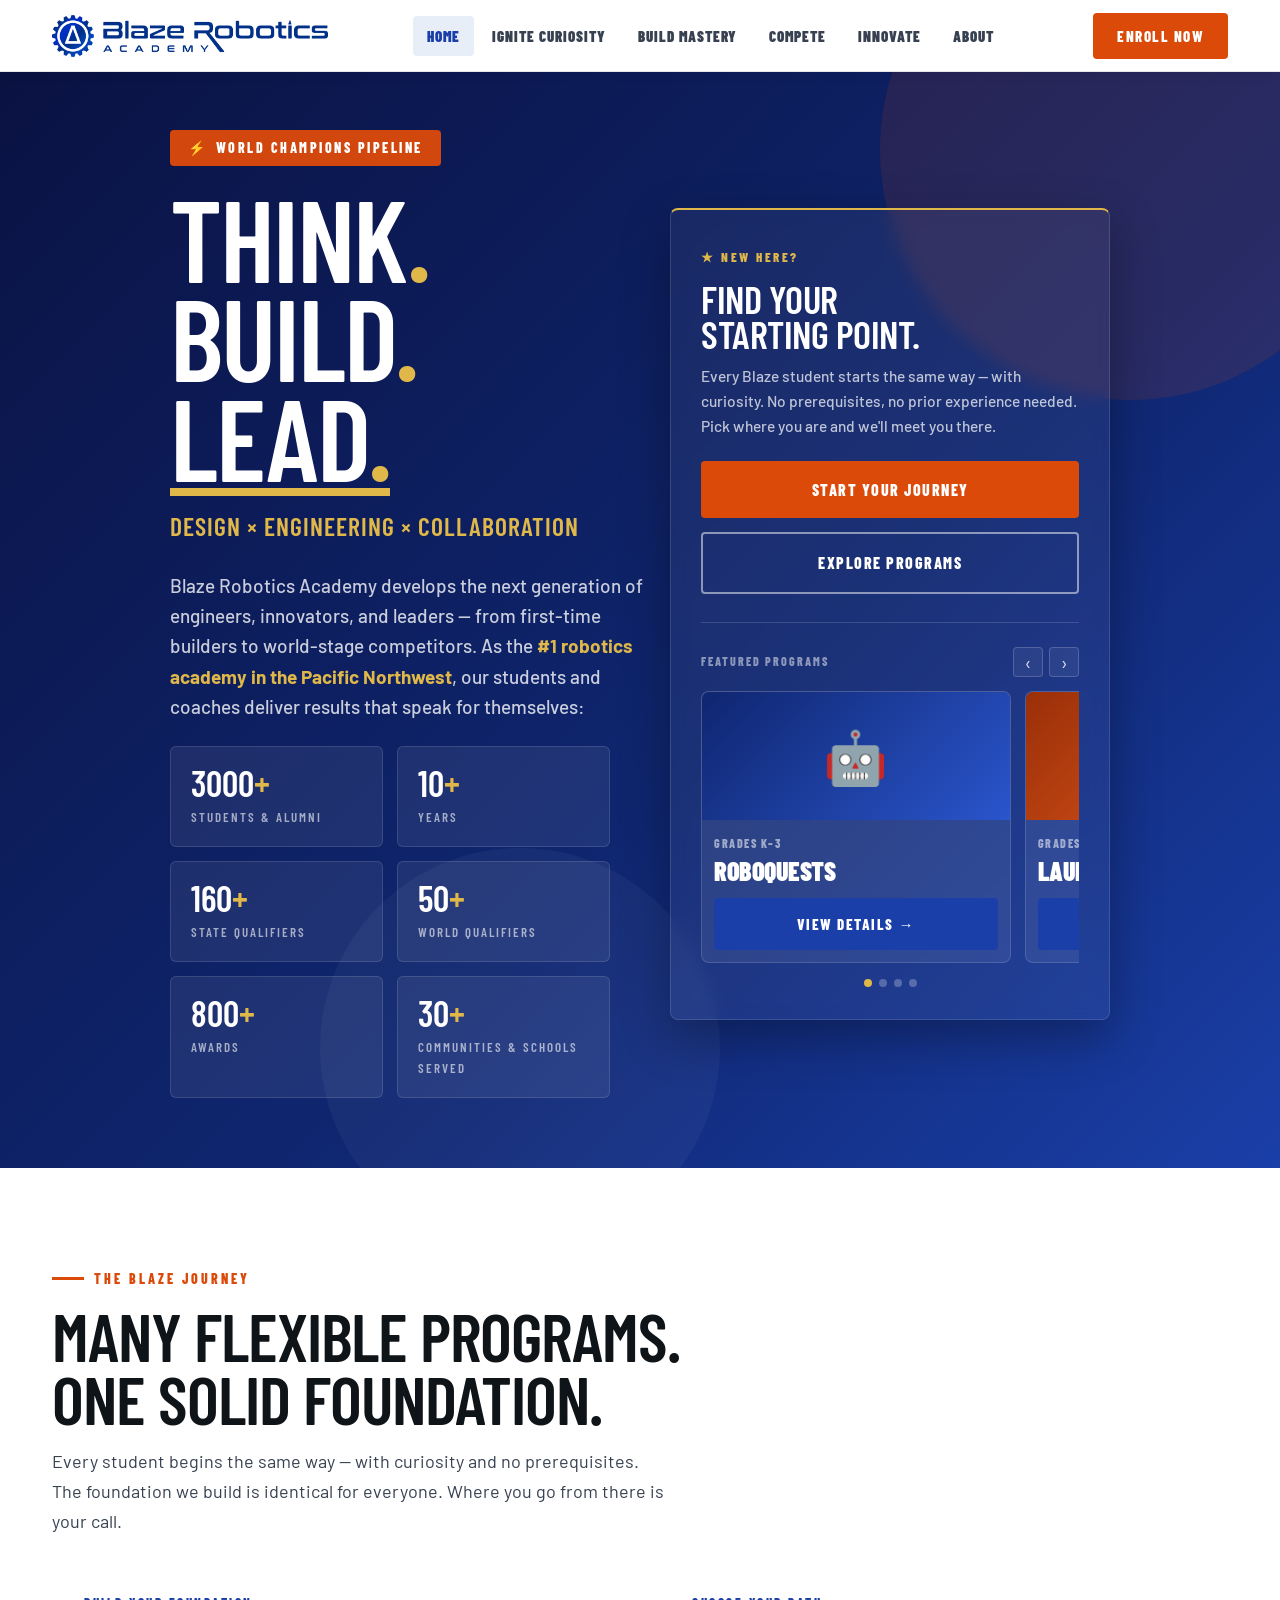
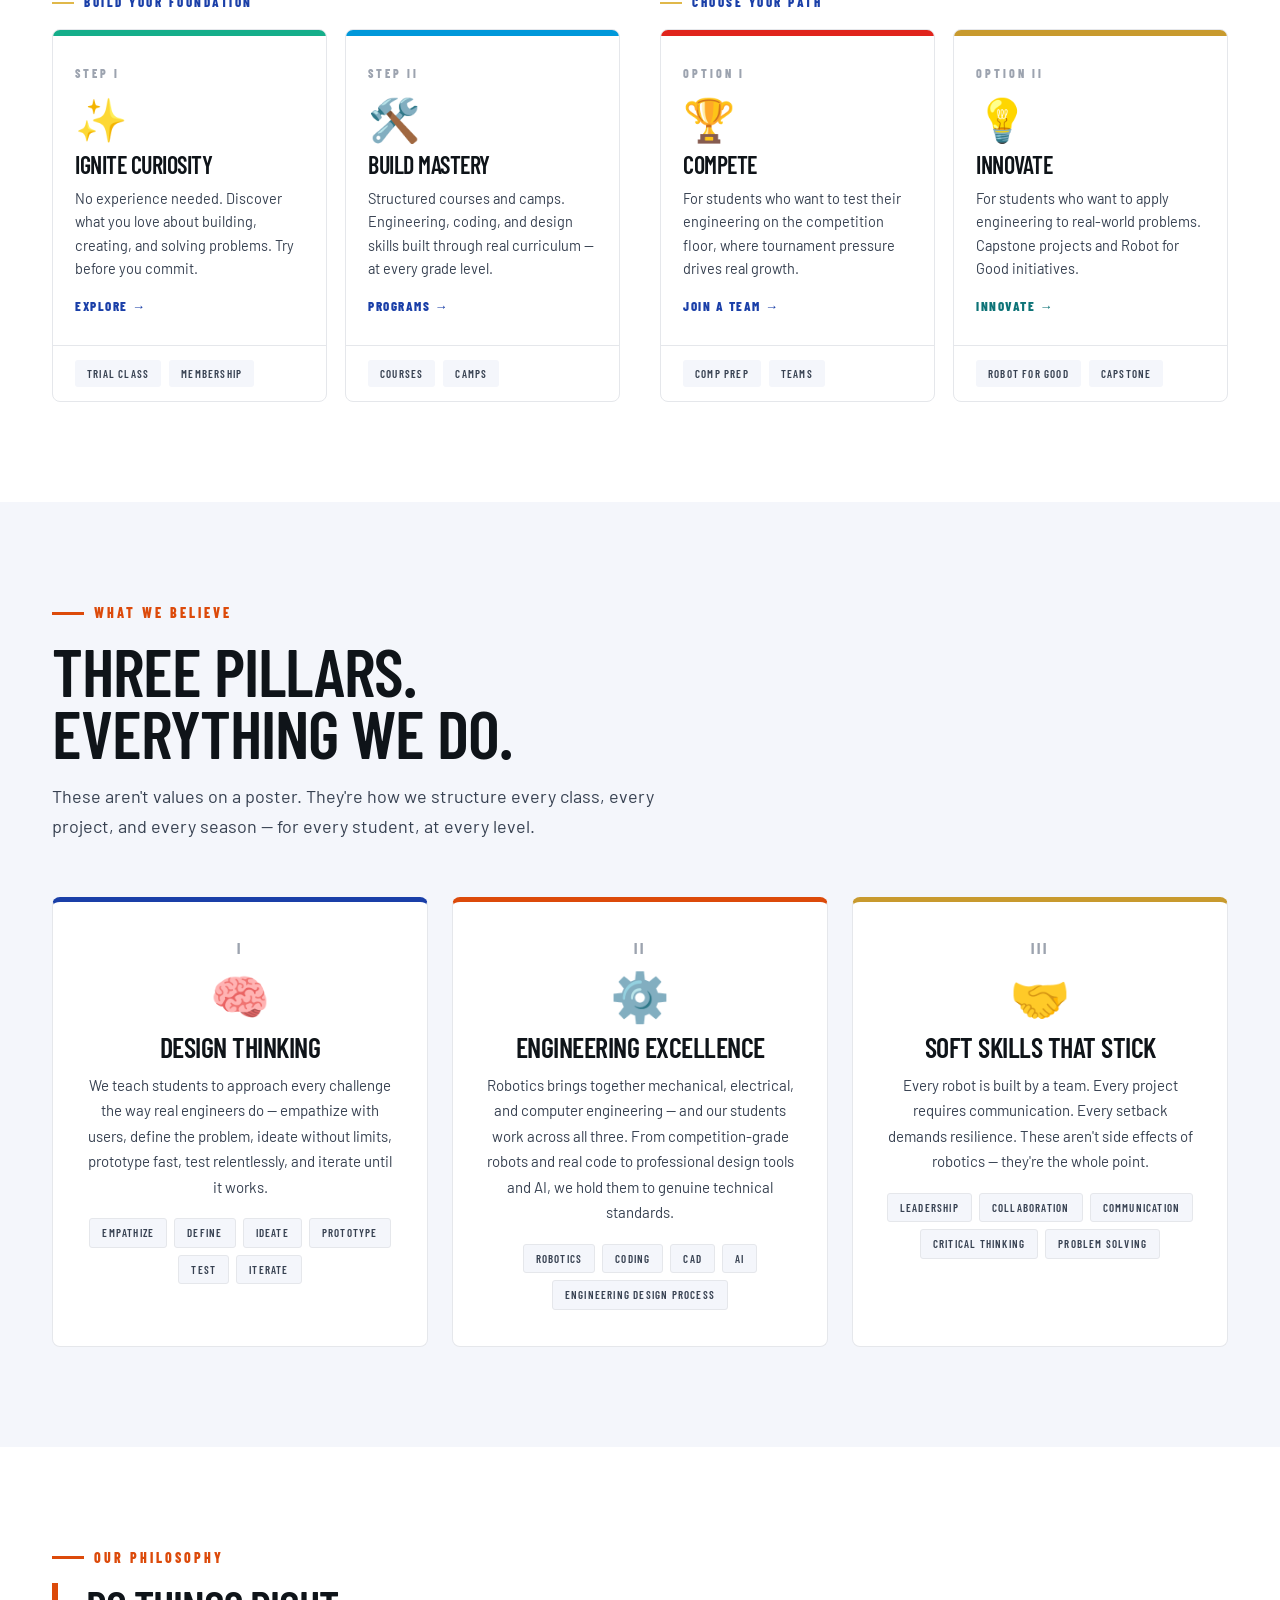
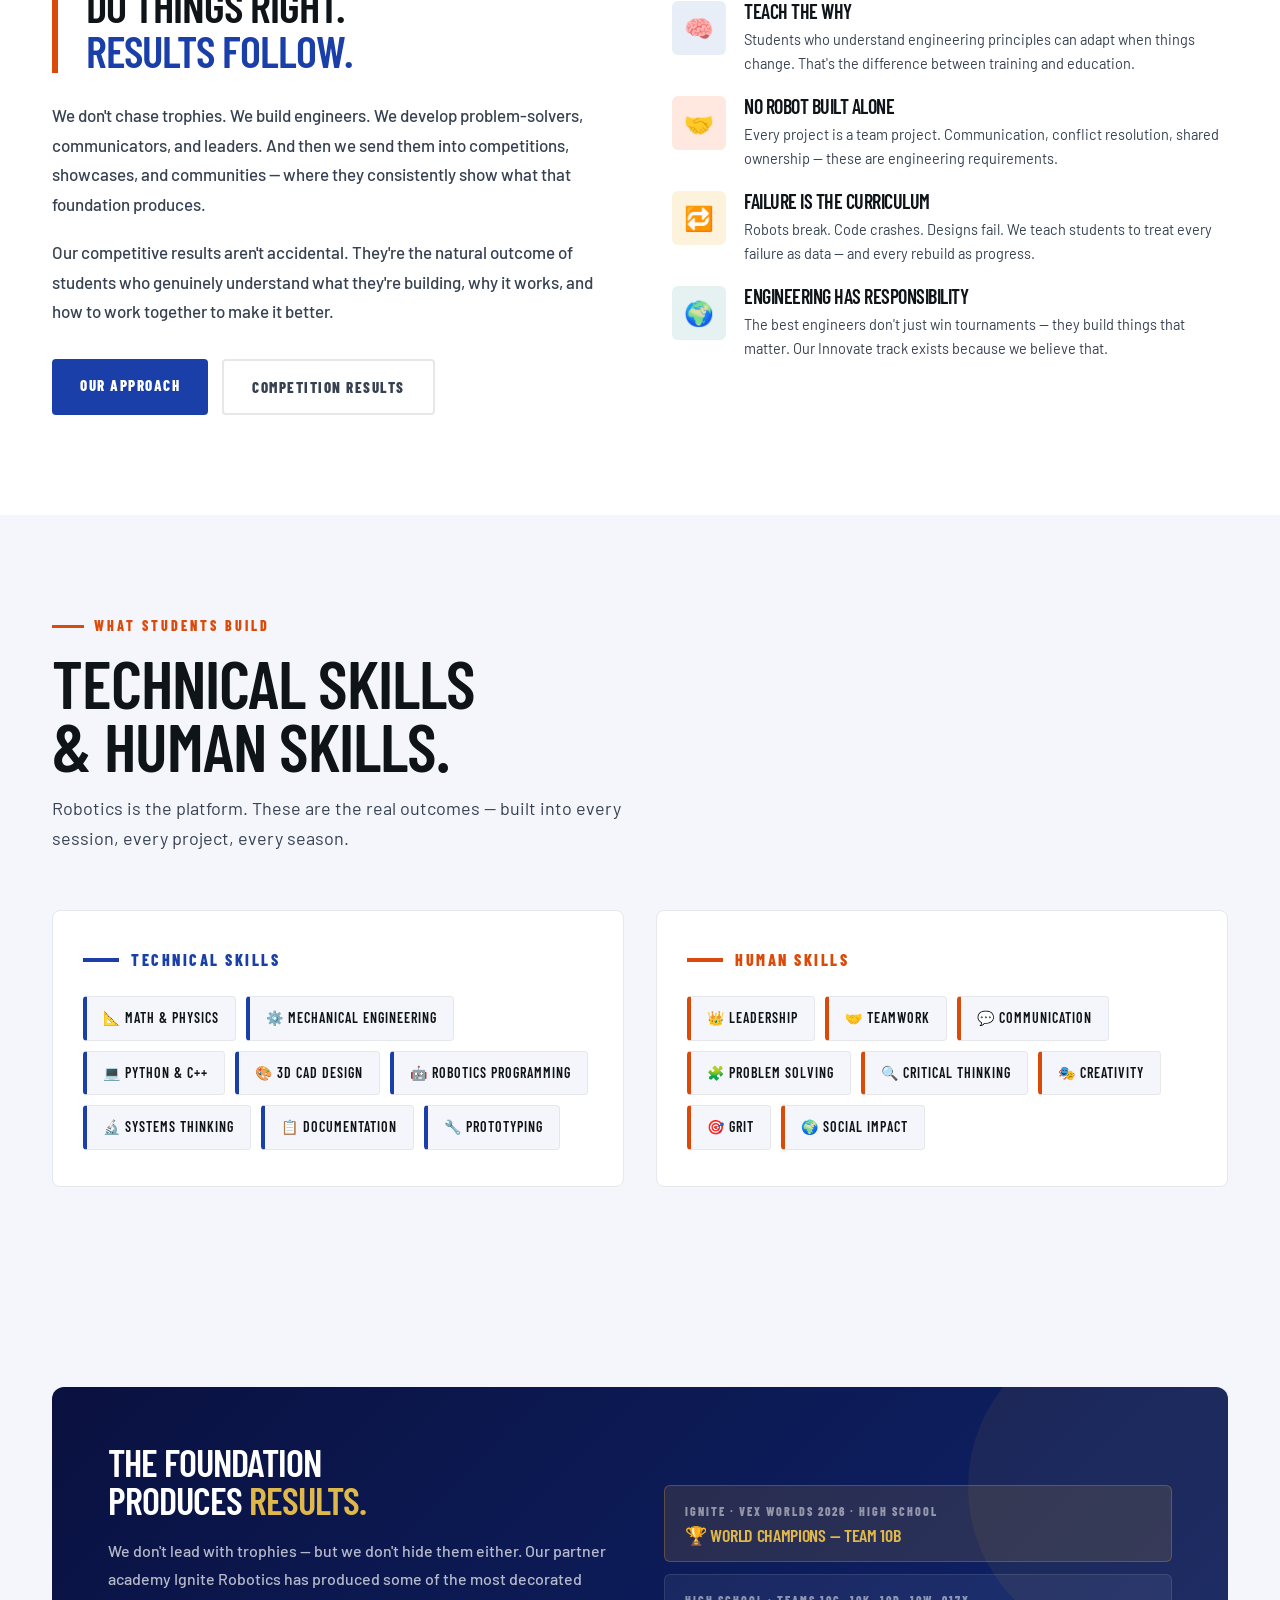
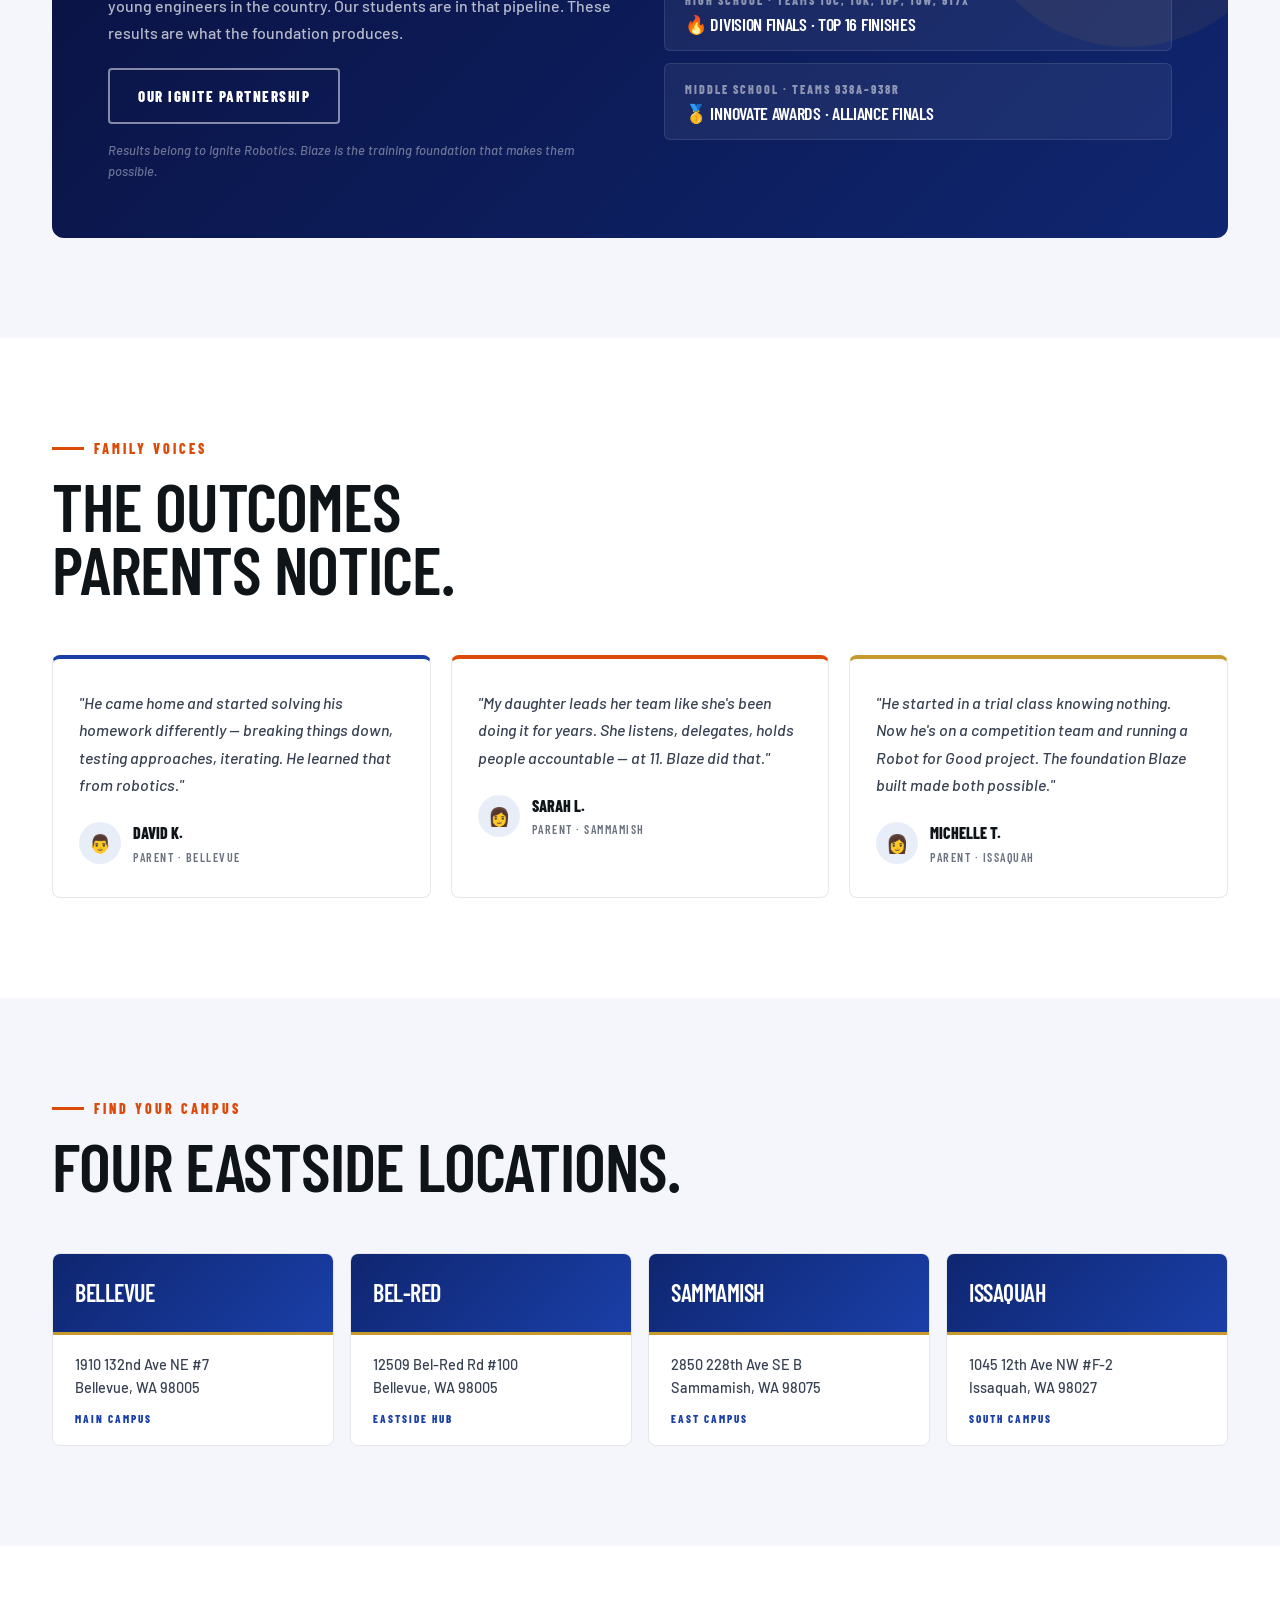
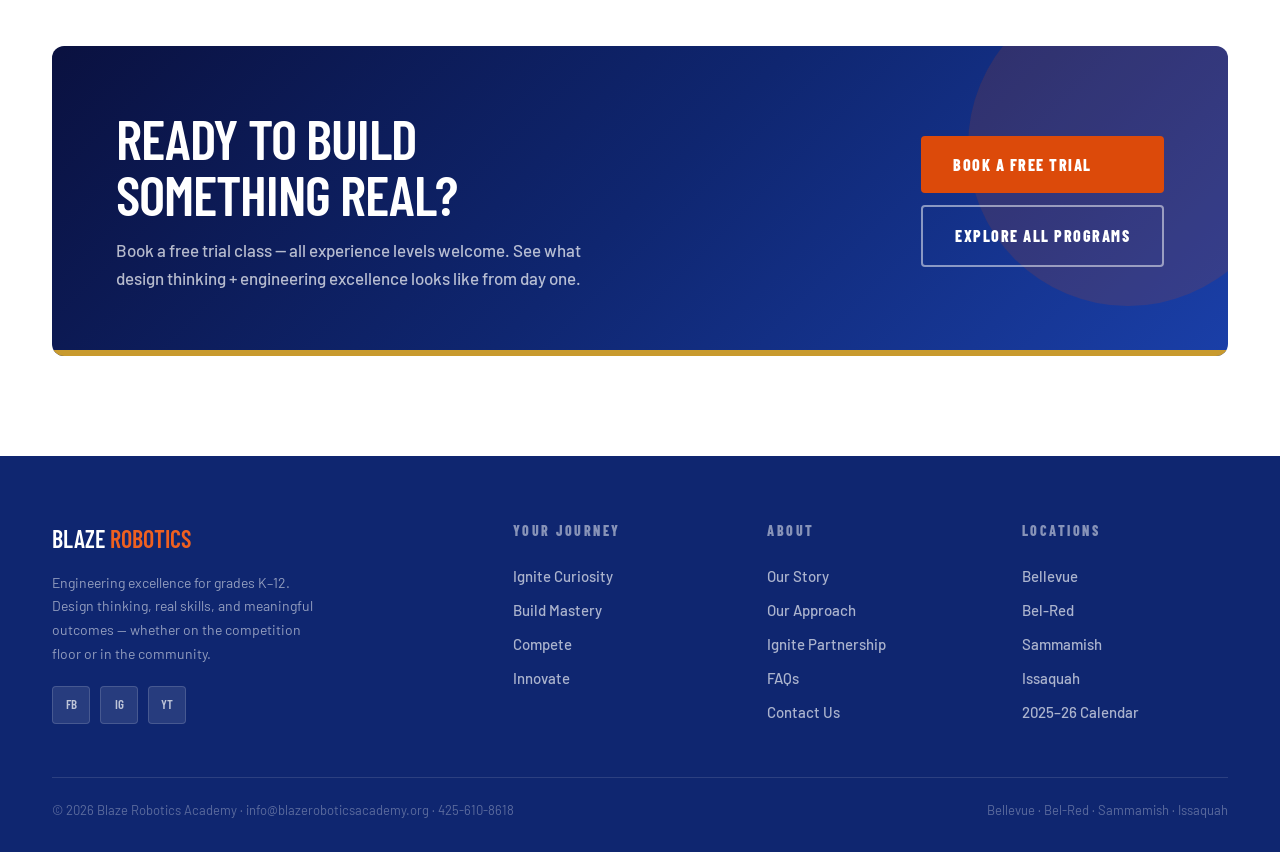
<file: index.html>
<!DOCTYPE html>
<html lang="en">
<head>
<meta charset="UTF-8"><meta name="viewport" content="width=device-width,initial-scale=1">
<title>Home — Blaze Robotics Academy</title>
<link href="https://fonts.googleapis.com/css2?family=Barlow+Condensed:wght@400;600;700;800;900&family=Barlow:wght@400;500;600;700&display=swap" rel="stylesheet">
<link rel="stylesheet" href="css/base.css">
<style>
/* HERO — dark royal with gold accent */
.hero{min-height:94vh;display:grid;grid-template-columns:minmax(0,480px) 440px;
  grid-template-areas:"badge cta" "h1 cta" "tagline cta" "para cta" "stats cta";
  justify-content:center;align-content:center;column-gap:20px;
  background:linear-gradient(135deg,#0a1140 0%,var(--blue-dk) 60%,var(--blue) 100%);
  position:relative;overflow:hidden;padding:130px 24px 70px;isolation:isolate;}
.hero-left{display:contents;}
.hero .est-badge{grid-area:badge;}
.hero h1{grid-area:h1;}
.hero .hero-tagline{grid-area:tagline;}
.hero .hero-sub{grid-area:para;}
.hero .hstats{grid-area:stats;}
.hero-right{grid-area:cta;}
.hero::before{content:'';position:absolute;top:-100px;right:-100px;width:500px;height:500px;
  border-radius:50%;background:rgba(220,74,10,.12);pointer-events:none;z-index:-1;}
.hero::after{content:'';position:absolute;bottom:-80px;left:25%;width:400px;height:400px;
  border-radius:50%;background:rgba(255,255,255,.04);pointer-events:none;z-index:-1;}
.hero-right{min-width:0;display:flex;flex-direction:column;justify-content:center;position:relative;z-index:2;}

.est-badge{display:inline-flex;align-items:center;gap:8px;
  background:rgba(220,74,10,.95);color:white;
  font-family:var(--display);font-size:14px;font-weight:800;
  text-transform:uppercase;letter-spacing:2.5px;
  padding:7px 18px;border-radius:4px;margin-bottom:22px;width:fit-content;}
.est-badge::before{content:'⚡';font-size:14px;}

.hero h1{font-family:var(--display);font-size:clamp(72px,9vw,128px);font-weight:600;
  line-height:.86;color:white;margin-bottom:20px;letter-spacing:-2px;}
.hero h1 .dot{color:var(--gold-lt);}
.hero h1 .lined{position:relative;display:inline-block;}
.hero h1 .lined::after{content:'';position:absolute;left:0;right:0;bottom:-10px;height:8px;background:var(--gold-lt);}

.hero-tagline{font-family:var(--display);font-size:clamp(20px,2vw,26px);font-weight:600;
  color:var(--gold-lt);letter-spacing:1px;margin-bottom:24px;text-transform:uppercase;}
.hero-sub{font-size:19px;color:rgba(255,255,255,.78);line-height:1.6;
  max-width:480px;margin-bottom:24px;font-weight:500;}
.hero-sub .hl{color:var(--gold-lt);font-weight:700;}
.hero-acts{display:grid;grid-template-columns:1fr 1fr;gap:14px;max-width:440px;}
.hero-acts .btn{display:flex;align-items:center;justify-content:center;text-align:center;}

.hstats{display:grid;grid-template-columns:1fr 1fr;gap:14px;margin-top:0;max-width:440px;}
.hst{background:rgba(255,255,255,.07);border:1px solid rgba(255,255,255,.12);
  border-radius:6px;padding:18px 20px;}
.hst-n{font-family:var(--display);font-size:36px;font-weight:600;color:white;line-height:1;}
.hst-n em{color:var(--gold-lt);font-style:normal;}
.hst-l{font-family:var(--display);font-size:13px;font-weight:600;text-transform:uppercase;
  letter-spacing:2px;color:rgba(255,255,255,.6);margin-top:6px;}

/* RIGHT SIDE — featured-program CTA panel */
.hero-cta{background:rgba(255,255,255,.05);backdrop-filter:blur(8px);-webkit-backdrop-filter:blur(8px);
  border:1px solid rgba(255,255,255,.13);border-top:2px solid var(--gold-lt);border-radius:8px;
  padding:32px 30px;width:100%;max-width:440px;
  box-shadow:0 18px 50px rgba(0,0,0,.32);}
.hero-cta-badge{display:inline-flex;align-items:center;gap:8px;font-family:var(--display);
  font-size:13px;font-weight:800;letter-spacing:2.5px;text-transform:uppercase;color:var(--gold-lt);margin-bottom:14px;}
.hero-cta h2{font-family:var(--display);font-size:clamp(30px,3vw,40px);font-weight:600;line-height:.92;
  color:white;text-transform:uppercase;letter-spacing:-.5px;margin-bottom:12px;}
.hero-cta p{font-size:15.5px;color:rgba(255,255,255,.72);line-height:1.6;margin-bottom:22px;font-weight:500;}
.hero-cta .hero-acts{grid-template-columns:1fr;max-width:none;}
.hero-cta-feat{margin-top:28px;padding-top:24px;border-top:1px solid rgba(255,255,255,.15);}
.fp-head{display:flex;align-items:center;justify-content:space-between;margin-bottom:14px;}
.hero-cta-feat-label{font-family:var(--display);font-size:12px;font-weight:800;letter-spacing:2px;
  text-transform:uppercase;color:rgba(255,255,255,.5);}
.fp-nav{display:flex;gap:6px;}
.fp-btn{width:30px;height:30px;border-radius:4px;border:1px solid rgba(255,255,255,.18);background:rgba(255,255,255,.06);
  font-family:var(--display);font-size:20px;line-height:1;color:rgba(255,255,255,.85);cursor:pointer;
  display:flex;align-items:center;justify-content:center;transition:all .15s;}
.fp-btn:hover{background:rgba(255,255,255,.14);border-color:rgba(255,255,255,.4);color:white;}
/* Native horizontal scroll-snap carousel — reliable finger swipe on iOS Safari. Replaces
   the old JS-transform approach, which on iOS mis-routed touches to the page (the swipe
   only worked from the first card, because a translated/overflowing track confuses iOS
   hit-testing). Native scrolling sidesteps all of that. */
.fp-viewport{display:flex;gap:14px;overflow-x:auto;overflow-y:hidden;
  scroll-snap-type:x mandatory;-webkit-overflow-scrolling:touch;scrollbar-width:none;}
.fp-viewport::-webkit-scrollbar{display:none;}
.fp-track{display:contents;}
.fp-card{flex:0 0 82%;scroll-snap-align:start;background:rgba(255,255,255,.08);border:1px solid rgba(255,255,255,.14);border-radius:8px;padding:12px;overflow:hidden;}
.fp-thumb{height:128px;display:flex;align-items:center;justify-content:center;font-size:52px;margin:-12px -12px 14px;}
.fp-thumb.t1{background:linear-gradient(135deg,var(--blue-dk),var(--blue-md));}
.fp-thumb.t2{background:linear-gradient(135deg,#9a2f08,var(--red-lt));}
.fp-thumb.t3{background:linear-gradient(135deg,var(--teal),var(--teal-lt));}
.fp-thumb.t4{background:linear-gradient(135deg,var(--gold),var(--gold-lt));}
.fp-grade{font-family:var(--display);font-size:12px;font-weight:800;letter-spacing:1.5px;text-transform:uppercase;color:rgba(255,255,255,.55);margin-bottom:5px;}
.fp-name{font-family:var(--display);font-size:26px;font-weight:900;text-transform:uppercase;letter-spacing:-.5px;color:white;line-height:1;margin-bottom:14px;}
.fp-cta{display:block;width:100%;text-align:center;}
.fp-dots{display:flex;gap:7px;justify-content:center;margin-top:16px;}
.fp-dot{width:8px;height:8px;border-radius:50%;border:none;background:rgba(255,255,255,.25);cursor:pointer;padding:0;transition:background .15s;}
.fp-dot.on{background:var(--gold-lt);}

/* THREE PILLARS */
.pillars{display:grid;grid-template-columns:repeat(3,1fr);gap:24px;margin-top:56px;}
.pillar{background:white;border:1px solid var(--border);border-radius:8px;
  padding:36px 30px;text-align:center;border-top:5px solid var(--blue);
  transition:transform .2s,box-shadow .2s;position:relative;}
.pillar:hover{transform:translateY(-4px);box-shadow:0 8px 28px rgba(15,38,112,.12);}
.pillar.p2{border-top-color:var(--red);}
.pillar.p3{border-top-color:var(--gold);}
.pillar-num{font-family:var(--display);font-size:14px;font-weight:800;letter-spacing:3px;
  color:var(--gray-lt);text-transform:uppercase;margin-bottom:10px;}
.pillar-icon{font-size:48px;margin-bottom:14px;line-height:1;}
.pillar-title{font-family:var(--display);font-size:28px;font-weight:600;color:var(--dark);
  text-transform:uppercase;letter-spacing:-.5px;margin-bottom:12px;line-height:1;}
.pillar-desc{font-size:15px;color:var(--gray-dk);line-height:1.7;}
.pillar-tags{display:flex;flex-wrap:wrap;gap:7px;margin-top:18px;justify-content:center;}
.ptag{font-family:var(--display);font-size:11px;font-weight:600;padding:5px 12px;
  border-radius:3px;background:var(--off);color:var(--gray-dk);border:1px solid var(--border);
  text-transform:uppercase;letter-spacing:1.2px;}

/* JOURNEY */
/* Journey: two labeled groups — the sequential foundation (Step 01–02) and the parallel
   tracks (A/B). Groups sit side-by-side on wide screens, stack on smaller ones. */
.jflow{display:grid;grid-template-columns:1fr 1fr;gap:40px;margin-top:56px;align-items:stretch;}
.jgroup{display:flex;flex-direction:column;}   /* lets the row fill, so all 4 cards share one height */
.jgroup-label{font-family:var(--display);font-size:13px;font-weight:800;letter-spacing:2.5px;
  text-transform:uppercase;color:var(--blue);margin-bottom:16px;display:flex;align-items:center;gap:10px;}
.jgroup-label::before{content:'';width:22px;height:2px;background:var(--gold-lt);}
.jrow{display:grid;grid-template-columns:1fr 1fr;gap:18px;flex:1;align-content:stretch;}
.jcard{border-radius:8px;border:1px solid var(--border);background:white;overflow:hidden;
  transition:box-shadow .2s,transform .2s;text-decoration:none;display:flex;flex-direction:column;}
.jcard:hover{box-shadow:0 8px 32px rgba(26,63,168,.14);transform:translateY(-5px);}
.jcard-stripe{height:6px;}
.s1{background:#15ae8a;}        /* emerald-teal (matches innovate hero green)  — Ignite Curiosity */
.s2{background:#0098DA;}        /* VEX IQ blue   — Build Mastery */
.s3{background:#E0241C;}        /* VEX V5 red    — Compete */
.s4{background:var(--gold);}    /* gold          — Innovate */
.jcard-body{padding:28px 22px;flex:1;}
.jcard-step{font-family:var(--display);font-size:12px;font-weight:800;letter-spacing:3px;
  text-transform:uppercase;color:var(--gray-lt);margin-bottom:14px;}
.jcard-ico{font-size:42px;margin-bottom:14px;line-height:1;}
.jcard-title{font-family:var(--display);font-size:24px;font-weight:600;color:var(--dark);
  text-transform:uppercase;letter-spacing:-.5px;margin-bottom:10px;line-height:1;}
.jcard-desc{font-size:14.5px;color:var(--gray-dk);line-height:1.6;margin-bottom:16px;}
.jcard-link{font-family:var(--display);font-size:13px;font-weight:800;color:var(--blue);
  text-transform:uppercase;letter-spacing:1.5px;}
.jcard-link.teal{color:var(--teal);}
.jcard-foot{padding:14px 22px;border-top:1px solid var(--border);display:flex;gap:8px;flex-wrap:wrap;}
.jcard-foot span{font-family:var(--display);font-size:11px;font-weight:600;color:var(--gray-dk);
  padding:5px 12px;border-radius:3px;background:var(--off);
  text-transform:uppercase;letter-spacing:1.2px;}

/* PHILOSOPHY */
.phil{display:grid;grid-template-columns:1fr 1fr;gap:64px;align-items:center;}
.phil-quote{font-family:var(--display);font-size:clamp(32px,3.5vw,46px);font-weight:600;
  color:var(--dark);line-height:1;border-left:6px solid var(--red);padding-left:28px;
  margin-bottom:28px;text-transform:uppercase;letter-spacing:-1px;}
.phil-quote em{color:var(--blue);font-style:normal;}
.phil-body{font-size:17px;color:var(--gray-dk);line-height:1.75;font-weight:500;}
.phil-items{display:flex;flex-direction:column;gap:20px;}
.pi{display:flex;gap:18px;align-items:flex-start;}
.pi-ico{width:54px;height:54px;border-radius:6px;display:flex;align-items:center;
  justify-content:center;font-size:24px;flex-shrink:0;}
.pi-blue{background:var(--blue-lt);}.pi-red{background:#fee8e0;}
.pi-gold{background:#fdf3dc;}.pi-teal{background:var(--teal-dim);}
.pi-h{font-family:var(--display);font-size:20px;font-weight:600;color:var(--dark);
  text-transform:uppercase;letter-spacing:-.5px;margin-bottom:6px;line-height:1.05;}
.pi-d{font-size:14.5px;color:var(--gray-dk);line-height:1.65;}

/* SKILLS */
.skills-wrap{margin-top:56px;display:grid;grid-template-columns:1fr 1fr;gap:32px;}
.skill-group{background:white;border:1px solid var(--border);border-radius:8px;padding:36px 30px;}
.sg-label{font-family:var(--display);font-size:16px;font-weight:800;text-transform:uppercase;
  letter-spacing:2.5px;margin-bottom:24px;display:flex;align-items:center;gap:12px;}
.sg-label::before{content:'';display:block;width:36px;height:4px;background:currentColor;}
.sg-blue{color:var(--blue);}.sg-red{color:var(--red);}
.skill-chips{display:flex;flex-wrap:wrap;gap:10px;}
.sc{display:flex;align-items:center;gap:8px;background:var(--off);border:1px solid var(--border);
  border-radius:4px;padding:10px 16px;font-family:var(--display);font-size:14px;font-weight:600;
  color:var(--dark);text-transform:uppercase;letter-spacing:1px;}
.sc.cb{border-left:4px solid var(--blue);}.sc.cr{border-left:4px solid var(--red);}

/* PROOF */
.proof{background:linear-gradient(135deg,#0a1140,var(--blue-dk));border-radius:12px;
  padding:56px;display:grid;grid-template-columns:1fr 1fr;gap:48px;align-items:center;
  position:relative;overflow:hidden;}
.proof::before{content:'';position:absolute;top:-60px;right:-60px;width:320px;height:320px;
  border-radius:50%;background:rgba(200,154,46,.08);}
.proof-text{position:relative;z-index:1;}
.proof-text h3{font-family:var(--display);font-size:clamp(28px,3vw,42px);font-weight:600;
  color:white;margin-bottom:18px;line-height:1;text-transform:uppercase;letter-spacing:-1px;}
.proof-text h3 em{color:var(--gold-lt);font-style:normal;}
.proof-text p{font-size:16px;color:rgba(255,255,255,.7);line-height:1.7;margin-bottom:22px;font-weight:500;}
.proof-note{font-size:13px;color:rgba(255,255,255,.4);font-style:italic;font-weight:500;}
.proof-results{display:flex;flex-direction:column;gap:12px;position:relative;z-index:1;}
.pr{background:rgba(255,255,255,.06);border:1px solid rgba(255,255,255,.1);
  border-radius:6px;padding:16px 20px;}
.pr-yr{font-family:var(--display);font-size:12px;font-weight:800;text-transform:uppercase;
  letter-spacing:2px;color:rgba(255,255,255,.5);margin-bottom:5px;}
.pr-r{font-family:var(--display);font-size:18px;font-weight:600;color:white;text-transform:uppercase;letter-spacing:-.3px;line-height:1.05;}
.pr.gold{background:rgba(200,154,46,.15);border-color:rgba(200,154,46,.32);}
.pr.gold .pr-r{color:var(--gold-lt);}

/* TESTIMONIALS */
.tgrid{display:grid;grid-template-columns:repeat(3,1fr);gap:20px;margin-top:56px;}
.tcard{background:white;border:1px solid var(--border);border-radius:8px;
  padding:30px 26px;border-top:4px solid var(--blue);transition:transform .2s;}
.tcard:hover{transform:translateY(-3px);}
.tcard.r{border-top-color:var(--red);}
.tcard.g{border-top-color:var(--gold);}
.tq{font-size:16px;color:var(--gray-dk);line-height:1.7;margin-bottom:22px;font-style:italic;font-weight:500;}
.ta{display:flex;align-items:center;gap:12px;}
.tav{width:42px;height:42px;border-radius:50%;background:var(--blue-lt);
  display:flex;align-items:center;justify-content:center;font-size:18px;flex-shrink:0;}
.tn{font-family:var(--display);font-size:16px;font-weight:800;color:var(--dark);text-transform:uppercase;letter-spacing:0;}
.tr{font-family:var(--display);font-size:12px;font-weight:600;color:var(--gray);
  text-transform:uppercase;letter-spacing:1.5px;margin-top:2px;}

/* LOCATIONS */
.lgrid{display:grid;grid-template-columns:repeat(4,1fr);gap:16px;margin-top:56px;}
.lc{background:white;border:1px solid var(--border);border-radius:8px;overflow:hidden;
  transition:box-shadow .2s,transform .2s;}
.lc:hover{box-shadow:0 6px 24px rgba(26,63,168,.12);transform:translateY(-4px);}
.lch{background:linear-gradient(135deg,var(--blue-dk),var(--blue));padding:20px 22px;border-bottom:3px solid var(--gold);}
.lcn{font-family:var(--display);font-size:24px;font-weight:600;color:white;text-transform:uppercase;letter-spacing:-.5px;}
.lcb{padding:18px 22px;}
.lca{font-size:14.5px;color:var(--gray-dk);line-height:1.6;margin-bottom:10px;font-weight:500;}
.lct{font-family:var(--display);font-size:11px;font-weight:800;text-transform:uppercase;
  letter-spacing:2px;color:var(--blue);}

/* CTA */
.cta-banner{background:linear-gradient(135deg,#0a1140,var(--blue-dk),var(--blue));
  border-radius:12px;padding:64px;display:grid;grid-template-columns:1fr auto;gap:40px;
  align-items:center;position:relative;overflow:hidden;}
.cta-banner::before{content:'';position:absolute;right:-60px;top:-60px;width:320px;height:320px;
  border-radius:50%;background:rgba(220,74,10,.15);}
.cta-banner::after{content:'';position:absolute;bottom:0;left:0;right:0;height:6px;background:var(--gold);}
.cta-banner h2{font-family:var(--display);font-size:clamp(32px,4.5vw,56px);font-weight:600;
  color:white;margin-bottom:14px;text-transform:uppercase;letter-spacing:-1px;line-height:1;}
.cta-banner p{font-size:17px;color:rgba(255,255,255,.7);max-width:480px;line-height:1.65;font-weight:500;}
.cta-acts{display:flex;flex-direction:column;gap:12px;position:relative;z-index:1;flex-shrink:0;}

@media(max-width:960px){
  .hero{grid-template-columns:minmax(0,1fr);grid-template-areas:"badge" "h1" "tagline" "cta" "para" "stats" "feat";min-height:auto;padding:110px 24px 64px;column-gap:0;row-gap:0;justify-items:center;text-align:center;}
  .hero-right{display:contents;}
  .hero-cta{display:contents;}
  .hero .hstats{margin-left:auto;margin-right:auto;}
  .hero-cta-top{grid-area:cta;width:100%;max-width:480px;position:relative;z-index:1;
    background:rgba(255,255,255,.05);backdrop-filter:blur(8px);-webkit-backdrop-filter:blur(8px);
    border:1px solid rgba(255,255,255,.13);border-top:2px solid var(--gold-lt);border-radius:8px;
    padding:28px 24px;box-shadow:0 18px 50px rgba(0,0,0,.32);margin:8px 0 36px;}
  .hero-cta-feat{grid-area:feat;width:100%;max-width:480px;margin:36px 0 0;padding:24px;position:relative;z-index:1;
    background:rgba(255,255,255,.05);backdrop-filter:blur(8px);-webkit-backdrop-filter:blur(8px);
    border:1px solid rgba(255,255,255,.13);border-top:2px solid var(--gold-lt);border-radius:8px;
    box-shadow:0 18px 50px rgba(0,0,0,.32);}
  .hero-acts{grid-template-columns:1fr;}
  .pillars{grid-template-columns:minmax(0,1fr) minmax(0,1fr);}
  .jflow{grid-template-columns:1fr;}   /* journey: stack the two groups (each still 2 cards) */
  .phil,.skills-wrap,.tgrid,.proof{grid-template-columns:1fr;}
  .lgrid{grid-template-columns:minmax(0,1fr) minmax(0,1fr);}
  .cta-banner{grid-template-columns:1fr;padding:48px 28px;}
}
@media(max-width:560px){
  /* Phones: stack the card grids to one column — 2-up cells are too narrow
     for the card titles (e.g. "Engineering Excellence") and spill/overflow. */
  .pillars,.lgrid,.jrow{grid-template-columns:1fr;}
}
</style>
</head>
<body>
<nav>
  <a href="index.html" class="logo">
    <img src="assets/img/logo_trimmed.png" alt="Blaze Robotics Academy" class="logo-img">
  </a>
  <button class="hbg">&#9776;</button>
  <div class="nl"><a href="index.html" class="on">Home</a>
    <a href="ignite.html" class="">Ignite Curiosity</a>
    <a href="build.html" class="">Build Mastery</a>
    <a href="compete.html" class="">Compete</a>
    <a href="innovate.html" class="">Innovate</a>
    <a href="about.html" class="">About</a></div>
  <a href="https://app.amilia.com/store/en/blazeroboticsacademy/shop/programs" class="enroll">Enroll Now</a>
</nav>

<section class="hero">
  <div class="hero-left">
    <div class="est-badge">World Champions Pipeline</div>
    <h1>Think<span class="dot">.</span><br>Build<span class="dot">.</span><br><span class="lined">Lead<span class="dot">.</span></span></h1>
    <div class="hero-tagline">Design × Engineering × Collaboration</div>
    <p class="hero-sub">Blaze Robotics Academy develops the next generation of engineers, innovators, and leaders — from first-time builders to world-stage competitors. As the <strong class="hl">#1 robotics academy in the Pacific Northwest</strong>, our students and coaches deliver results that speak for themselves:</p>
    <div class="hstats">
      <div class="hst"><div class="hst-n">3000<em>+</em></div><div class="hst-l">Students &amp; Alumni</div></div>
      <div class="hst"><div class="hst-n">10<em>+</em></div><div class="hst-l">Years</div></div>
      <div class="hst"><div class="hst-n">160<em>+</em></div><div class="hst-l">State Qualifiers</div></div>
      <div class="hst"><div class="hst-n">50<em>+</em></div><div class="hst-l">World Qualifiers</div></div>
      <div class="hst"><div class="hst-n">800<em>+</em></div><div class="hst-l">Awards</div></div>
      <div class="hst"><div class="hst-n">30<em>+</em></div><div class="hst-l">Communities &amp; Schools Served</div></div>
    </div>
  </div>
  <div class="hero-right">
    <div class="hero-cta">
      <div class="hero-cta-top">
        <div class="hero-cta-badge">★ New Here?</div>
        <h2>Find Your<br>Starting Point.</h2>
        <p>Every Blaze student starts the same way — with curiosity. No prerequisites, no prior experience needed. Pick where you are and we'll meet you there.</p>
        <div class="hero-acts">
          <a href="ignite.html" class="btn btn-red btn-lg">Start Your Journey</a>
          <a href="#journey" class="btn btn-out-w btn-lg">Explore Programs</a>
        </div>
      </div>
      <div class="hero-cta-feat">
        <div class="fp-head">
          <div class="hero-cta-feat-label">Featured Programs</div>
          <div class="fp-nav">
            <button class="fp-btn" type="button" data-dir="-1" aria-label="Previous program">‹</button>
            <button class="fp-btn" type="button" data-dir="1" aria-label="Next program">›</button>
          </div>
        </div>
        <div class="fp-viewport">
          <div class="fp-track">
            <div class="fp-card">
              <div class="fp-thumb t1">🤖</div>
              <div class="fp-grade">Grades K–3</div>
              <div class="fp-name">RoboQuests</div>
              <a href="build.html" class="btn btn-blue fp-cta">View Details →</a>
            </div>
            <div class="fp-card">
              <div class="fp-thumb t2">🚀</div>
              <div class="fp-grade">Grades 4–6</div>
              <div class="fp-name">LaunchPad</div>
              <a href="build.html" class="btn btn-blue fp-cta">View Details →</a>
            </div>
            <div class="fp-card">
              <div class="fp-thumb t3">⚙️</div>
              <div class="fp-grade">Grades 7–11</div>
              <div class="fp-name">RoboChamps</div>
              <a href="build.html" class="btn btn-blue fp-cta">View Details →</a>
            </div>
            <div class="fp-card">
              <div class="fp-thumb t4">💡</div>
              <div class="fp-grade">Grades 9–12</div>
              <div class="fp-name">Capstone Innovate</div>
              <a href="innovate.html" class="btn btn-blue fp-cta">View Details →</a>
            </div>
          </div>
        </div>
        <div class="fp-dots">
          <button class="fp-dot on" type="button" data-i="0" aria-label="Go to program 1"></button>
          <button class="fp-dot" type="button" data-i="1" aria-label="Go to program 2"></button>
          <button class="fp-dot" type="button" data-i="2" aria-label="Go to program 3"></button>
          <button class="fp-dot" type="button" data-i="3" aria-label="Go to program 4"></button>
        </div>
      </div>
    </div>
  </div>
</section>

<!-- JOURNEY -->
<section class="sec bg-white" id="journey">
  <div class="rv">
    <div class="lbl">The Blaze Journey</div>
    <div class="h2">Many Flexible Programs.<br>One Solid Foundation.</div>
    <p class="lead">Every student begins the same way — with curiosity and no prerequisites. The foundation we build is identical for everyone. Where you go from there is your call.</p>
  </div>
  <div class="jflow">
    <div class="jgroup">
      <div class="jgroup-label">Build Your Foundation</div>
      <div class="jrow">
        <a href="ignite.html" class="jcard rv d1">
          <div class="jcard-stripe s1"></div>
          <div class="jcard-body">
            <div class="jcard-step">Step I</div>
            <div class="jcard-ico">✨</div>
            <div class="jcard-title">Ignite Curiosity</div>
            <div class="jcard-desc">No experience needed. Discover what you love about building, creating, and solving problems. Try before you commit.</div>
            <div class="jcard-link">Explore →</div>
          </div>
          <div class="jcard-foot">
            <span>Trial Class</span><span>Membership</span>
          </div>
        </a>
        <a href="build.html" class="jcard rv d2">
          <div class="jcard-stripe s2"></div>
          <div class="jcard-body">
            <div class="jcard-step">Step II</div>
            <div class="jcard-ico">🛠️</div>
            <div class="jcard-title">Build Mastery</div>
            <div class="jcard-desc">Structured courses and camps. Engineering, coding, and design skills built through real curriculum — at every grade level.</div>
            <div class="jcard-link">Programs →</div>
          </div>
          <div class="jcard-foot">
            <span>Courses</span><span>Camps</span>
          </div>
        </a>
      </div>
    </div>
    <div class="jgroup">
      <div class="jgroup-label">Choose Your Path</div>
      <div class="jrow">
        <a href="compete.html" class="jcard rv d3">
          <div class="jcard-stripe s3"></div>
          <div class="jcard-body">
            <div class="jcard-step">Option I</div>
            <div class="jcard-ico">🏆</div>
            <div class="jcard-title">Compete</div>
            <div class="jcard-desc">For students who want to test their engineering on the competition floor, where tournament pressure drives real growth.</div>
            <div class="jcard-link">Join a Team →</div>
          </div>
          <div class="jcard-foot">
            <span>Comp Prep</span><span>Teams</span>
          </div>
        </a>
        <a href="innovate.html" class="jcard rv d4">
          <div class="jcard-stripe s4"></div>
          <div class="jcard-body">
            <div class="jcard-step">Option II</div>
            <div class="jcard-ico">💡</div>
            <div class="jcard-title">Innovate</div>
            <div class="jcard-desc">For students who want to apply engineering to real-world problems. Capstone projects and Robot for Good initiatives.</div>
            <div class="jcard-link teal">Innovate →</div>
          </div>
          <div class="jcard-foot">
            <span>Robot for Good</span><span>Capstone</span>
          </div>
        </a>
      </div>
    </div>
  </div>
</section>

<!-- THREE PILLARS -->
<section class="sec bg-off">
  <div class="rv">
    <div class="lbl">What We Believe</div>
    <div class="h2">Three Pillars.<br>Everything We Do.</div>
    <p class="lead">These aren't values on a poster. They're how we structure every class, every project, and every season — for every student, at every level.</p>
  </div>
  <div class="pillars">
    <div class="pillar rv d1">
      <div class="pillar-num">I</div>
      <div class="pillar-icon">🧠</div>
      <div class="pillar-title">Design Thinking</div>
      <div class="pillar-desc">We teach students to approach every challenge the way real engineers do — empathize with users, define the problem, ideate without limits, prototype fast, test relentlessly, and iterate until it works.</div>
      <div class="pillar-tags">
        <span class="ptag">Empathize</span><span class="ptag">Define</span>
        <span class="ptag">Ideate</span><span class="ptag">Prototype</span>
        <span class="ptag">Test</span><span class="ptag">Iterate</span>
      </div>
    </div>
    <div class="pillar p2 rv d2">
      <div class="pillar-num">II</div>
      <div class="pillar-icon">⚙️</div>
      <div class="pillar-title">Engineering Excellence</div>
      <div class="pillar-desc">Robotics brings together mechanical, electrical, and computer engineering — and our students work across all three. From competition-grade robots and real code to professional design tools and AI, we hold them to genuine technical standards.</div>
      <div class="pillar-tags">
        <span class="ptag">Robotics</span><span class="ptag">Coding</span>
        <span class="ptag">CAD</span><span class="ptag">AI</span>
        <span class="ptag">Engineering Design Process</span>
      </div>
    </div>
    <div class="pillar p3 rv d3">
      <div class="pillar-num">III</div>
      <div class="pillar-icon">🤝</div>
      <div class="pillar-title">Soft Skills That Stick</div>
      <div class="pillar-desc">Every robot is built by a team. Every project requires communication. Every setback demands resilience. These aren't side effects of robotics — they're the whole point.</div>
      <div class="pillar-tags">
        <span class="ptag">Leadership</span><span class="ptag">Collaboration</span>
        <span class="ptag">Communication</span><span class="ptag">Critical Thinking</span>
        <span class="ptag">Problem Solving</span>
      </div>
    </div>
  </div>
</section>

<!-- PHILOSOPHY -->
<section class="sec bg-white">
  <div class="phil">
    <div class="rv">
      <div class="lbl">Our Philosophy</div>
      <div class="phil-quote">Do things right.<br><em>Results follow.</em></div>
      <p class="phil-body">We don't chase trophies. We build engineers. We develop problem-solvers, communicators, and leaders. And then we send them into competitions, showcases, and communities — where they consistently show what that foundation produces.</p>
      <p class="phil-body" style="margin-top:18px;">Our competitive results aren't accidental. They're the natural outcome of students who genuinely understand what they're building, why it works, and how to work together to make it better.</p>
      <div style="margin-top:32px;display:flex;gap:14px;flex-wrap:wrap;">
        <a href="about.html#approach" class="btn btn-blue">Our Approach</a>
        <a href="compete.html" class="btn btn-ghost">Competition Results</a>
      </div>
    </div>
    <div class="phil-items rv d2">
      <div class="pi">
        <div class="pi-ico pi-blue">🧠</div>
        <div><div class="pi-h">Teach the Why</div><div class="pi-d">Students who understand engineering principles can adapt when things change. That's the difference between training and education.</div></div>
      </div>
      <div class="pi">
        <div class="pi-ico pi-red">🤝</div>
        <div><div class="pi-h">No Robot Built Alone</div><div class="pi-d">Every project is a team project. Communication, conflict resolution, shared ownership — these are engineering requirements.</div></div>
      </div>
      <div class="pi">
        <div class="pi-ico pi-gold">🔁</div>
        <div><div class="pi-h">Failure Is the Curriculum</div><div class="pi-d">Robots break. Code crashes. Designs fail. We teach students to treat every failure as data — and every rebuild as progress.</div></div>
      </div>
      <div class="pi">
        <div class="pi-ico pi-teal">🌍</div>
        <div><div class="pi-h">Engineering Has Responsibility</div><div class="pi-d">The best engineers don't just win tournaments — they build things that matter. Our Innovate track exists because we believe that.</div></div>
      </div>
    </div>
  </div>
</section>

<!-- SKILLS -->
<section class="sec bg-off">
  <div class="rv">
    <div class="lbl">What Students Build</div>
    <div class="h2">Technical Skills<br>&amp; Human Skills.</div>
    <p class="lead">Robotics is the platform. These are the real outcomes — built into every session, every project, every season.</p>
  </div>
  <div class="skills-wrap">
    <div class="skill-group rv d1">
      <div class="sg-label sg-blue">Technical Skills</div>
      <div class="skill-chips">
        <div class="sc cb">📐 Math &amp; Physics</div>
        <div class="sc cb">⚙️ Mechanical Engineering</div>
        <div class="sc cb">💻 Python &amp; C++</div>
        <div class="sc cb">🎨 3D CAD Design</div>
        <div class="sc cb">🤖 Robotics Programming</div>
        <div class="sc cb">🔬 Systems Thinking</div>
        <div class="sc cb">📋 Documentation</div>
        <div class="sc cb">🔧 Prototyping</div>
      </div>
    </div>
    <div class="skill-group rv d2">
      <div class="sg-label sg-red">Human Skills</div>
      <div class="skill-chips">
        <div class="sc cr">👑 Leadership</div>
        <div class="sc cr">🤝 Teamwork</div>
        <div class="sc cr">💬 Communication</div>
        <div class="sc cr">🧩 Problem Solving</div>
        <div class="sc cr">🔍 Critical Thinking</div>
        <div class="sc cr">🎭 Creativity</div>
        <div class="sc cr">🎯 Grit</div>
        <div class="sc cr">🌍 Social Impact</div>
      </div>
    </div>
  </div>
</section>

<!-- PROOF -->
<section class="sec bg-off">
  <div class="proof rv">
    <div class="proof-text">
      <h3>The Foundation<br>Produces <em>Results.</em></h3>
      <p>We don't lead with trophies — but we don't hide them either. Our partner academy Ignite Robotics has produced some of the most decorated young engineers in the country. Our students are in that pipeline. These results are what the foundation produces.</p>
      <a href="about.html#ignite" class="btn btn-out-w">Our Ignite Partnership</a>
      <div class="proof-note" style="margin-top:16px;">Results belong to Ignite Robotics. Blaze is the training foundation that makes them possible.</div>
    </div>
    <div class="proof-results">
      <div class="pr gold">
        <div class="pr-yr">Ignite · VEX Worlds 2026 · High School</div>
        <div class="pr-r">🏆 World Champions — Team 10B</div>
      </div>
      <div class="pr">
        <div class="pr-yr">High School · Teams 10C, 10K, 10P, 10W, 917X</div>
        <div class="pr-r">🔥 Division Finals · Top 16 Finishes</div>
      </div>
      <div class="pr">
        <div class="pr-yr">Middle School · Teams 938A–938R</div>
        <div class="pr-r">🥇 Innovate Awards · Alliance Finals</div>
      </div>
    </div>
  </div>
</section>

<!-- TESTIMONIALS -->
<section class="sec bg-white">
  <div class="rv"><div class="lbl">Family Voices</div><div class="h2">The Outcomes<br>Parents Notice.</div></div>
  <div class="tgrid">
    <div class="tcard rv d1">
      <div class="tq">"He came home and started solving his homework differently — breaking things down, testing approaches, iterating. He learned that from robotics."</div>
      <div class="ta"><div class="tav">👨</div><div><div class="tn">David K.</div><div class="tr">Parent · Bellevue</div></div></div>
    </div>
    <div class="tcard r rv d2">
      <div class="tq">"My daughter leads her team like she's been doing it for years. She listens, delegates, holds people accountable — at 11. Blaze did that."</div>
      <div class="ta"><div class="tav">👩</div><div><div class="tn">Sarah L.</div><div class="tr">Parent · Sammamish</div></div></div>
    </div>
    <div class="tcard g rv d3">
      <div class="tq">"He started in a trial class knowing nothing. Now he's on a competition team and running a Robot for Good project. The foundation Blaze built made both possible."</div>
      <div class="ta"><div class="tav">👩</div><div><div class="tn">Michelle T.</div><div class="tr">Parent · Issaquah</div></div></div>
    </div>
  </div>
</section>

<!-- LOCATIONS -->
<section class="sec bg-off">
  <div class="rv"><div class="lbl">Find Your Campus</div><div class="h2">Four Eastside Locations.</div></div>
  <div class="lgrid">
    <div class="lc rv d1"><div class="lch"><div class="lcn">Bellevue</div></div><div class="lcb"><div class="lca">1910 132nd Ave NE #7<br>Bellevue, WA 98005</div><div class="lct">Main Campus</div></div></div>
    <div class="lc rv d2"><div class="lch"><div class="lcn">Bel-Red</div></div><div class="lcb"><div class="lca">12509 Bel-Red Rd #100<br>Bellevue, WA 98005</div><div class="lct">Eastside Hub</div></div></div>
    <div class="lc rv d3"><div class="lch"><div class="lcn">Sammamish</div></div><div class="lcb"><div class="lca">2850 228th Ave SE B<br>Sammamish, WA 98075</div><div class="lct">East Campus</div></div></div>
    <div class="lc rv d4"><div class="lch"><div class="lcn">Issaquah</div></div><div class="lcb"><div class="lca">1045 12th Ave NW #F-2<br>Issaquah, WA 98027</div><div class="lct">South Campus</div></div></div>
  </div>
</section>

<section class="sec bg-white">
  <div class="cta-banner rv">
    <div style="position:relative;z-index:1;">
      <h2>Ready to Build<br>Something Real?</h2>
      <p>Book a free trial class — all experience levels welcome. See what design thinking + engineering excellence looks like from day one.</p>
    </div>
    <div class="cta-acts">
      <a href="https://app.amilia.com/store/en/blazeroboticsacademy/shop/programs" class="btn btn-red btn-lg">Book a Free Trial</a>
      <a href="ignite.html" class="btn btn-out-w btn-lg">Explore All Programs</a>
    </div>
  </div>
</section>

<footer>
  <div class="fg">
    <div>
      <div class="fn">Blaze <em>Robotics</em></div>
      <div class="fd">Engineering excellence for grades K–12. Design thinking, real skills, and meaningful outcomes — whether on the competition floor or in the community.</div>
      <div class="fs">
        <a href="https://www.facebook.com/BlazeEdu/" class="fsc">FB</a>
        <a href="https://www.instagram.com/blaze_robotics/" class="fsc">IG</a>
        <a href="https://www.youtube.com/@BlazeRoboticsAcademy" class="fsc">YT</a>
      </div>
    </div>
    <div class="fc"><div class="fch">Your Journey</div>
      <a href="ignite.html">Ignite Curiosity</a>
      <a href="build.html">Build Mastery</a>
      <a href="compete.html">Compete</a>
      <a href="innovate.html">Innovate</a>
    </div>
    <div class="fc"><div class="fch">About</div>
      <a href="about.html">Our Story</a>
      <a href="about.html#approach">Our Approach</a>
      <a href="about.html#ignite">Ignite Partnership</a>
      <a href="about.html#faqs">FAQs</a>
      <a href="https://www.blazeroboticsacademy.org/contact-us">Contact Us</a>
    </div>
    <div class="fc"><div class="fch">Locations</div>
      <a href="#">Bellevue</a><a href="#">Bel-Red</a>
      <a href="#">Sammamish</a><a href="#">Issaquah</a>
      <a href="https://www.blazeroboticsacademy.org/2025-26-calendar">2025–26 Calendar</a>
    </div>
  </div>
  <div class="fb">
    <div class="fc2">© 2026 Blaze Robotics Academy · info@blazeroboticsacademy.org · 425-610-8618</div>
    <div class="fc2">Bellevue · Bel-Red · Sammamish · Issaquah</div>
  </div>
</footer>
<script src="js/main.js"></script>
<script>
(function(){
  // Native scroll-snap carousel: the finger swipe IS the browser's own horizontal scroll
  // (rock-solid on iOS). JS only drives the arrows/dots/autoplay and keeps the active dot
  // in sync with whatever card the user has scrolled to.
  const vp=document.querySelector('.fp-viewport');
  if(vp){
    const cards=vp.querySelectorAll('.fp-card');
    const n=cards.length;
    const dots=Array.from(document.querySelectorAll('.fp-dot'));
    let idx=0,timer=null;
    const step=()=>cards[0].getBoundingClientRect().width+(parseFloat(getComputedStyle(vp).columnGap)||0);
    const maxLeft=()=>vp.scrollWidth-vp.clientWidth;
    const setDots=i=>dots.forEach((d,k)=>d.classList.toggle('on',k===i));
    const go=i=>{idx=(i+n)%n;vp.scrollTo({left:Math.min(idx*step(),maxLeft()),behavior:'smooth'});setDots(idx);};
    const stop=()=>{if(timer){clearInterval(timer);timer=null;}};
    const start=()=>{stop();timer=setInterval(()=>go(idx+1),4500);};
    document.querySelectorAll('.fp-btn').forEach(b=>b.addEventListener('click',()=>{go(idx+parseInt(b.dataset.dir,10));start();}));
    dots.forEach(d=>d.addEventListener('click',()=>{go(parseInt(d.dataset.i,10));start();}));
    // keep the active dot synced to the card the user swiped to (debounced)
    let sct;
    vp.addEventListener('scroll',()=>{clearTimeout(sct);sct=setTimeout(()=>{const i=Math.max(0,Math.min(n-1,Math.round(vp.scrollLeft/step())));if(i!==idx){idx=i;setDots(idx);}},90);},{passive:true});
    // pause autoplay while interacting (hover on desktop, touch on mobile)
    const feat=document.querySelector('.hero-cta-feat');
    if(feat){feat.addEventListener('mouseenter',stop);feat.addEventListener('mouseleave',start);}
    vp.addEventListener('touchstart',stop,{passive:true});
    vp.addEventListener('touchend',start,{passive:true});
    window.addEventListener('resize',()=>vp.scrollTo({left:Math.min(idx*step(),maxLeft())}));
    start();
  }
})();
</script>
</body>
</html>
</file>
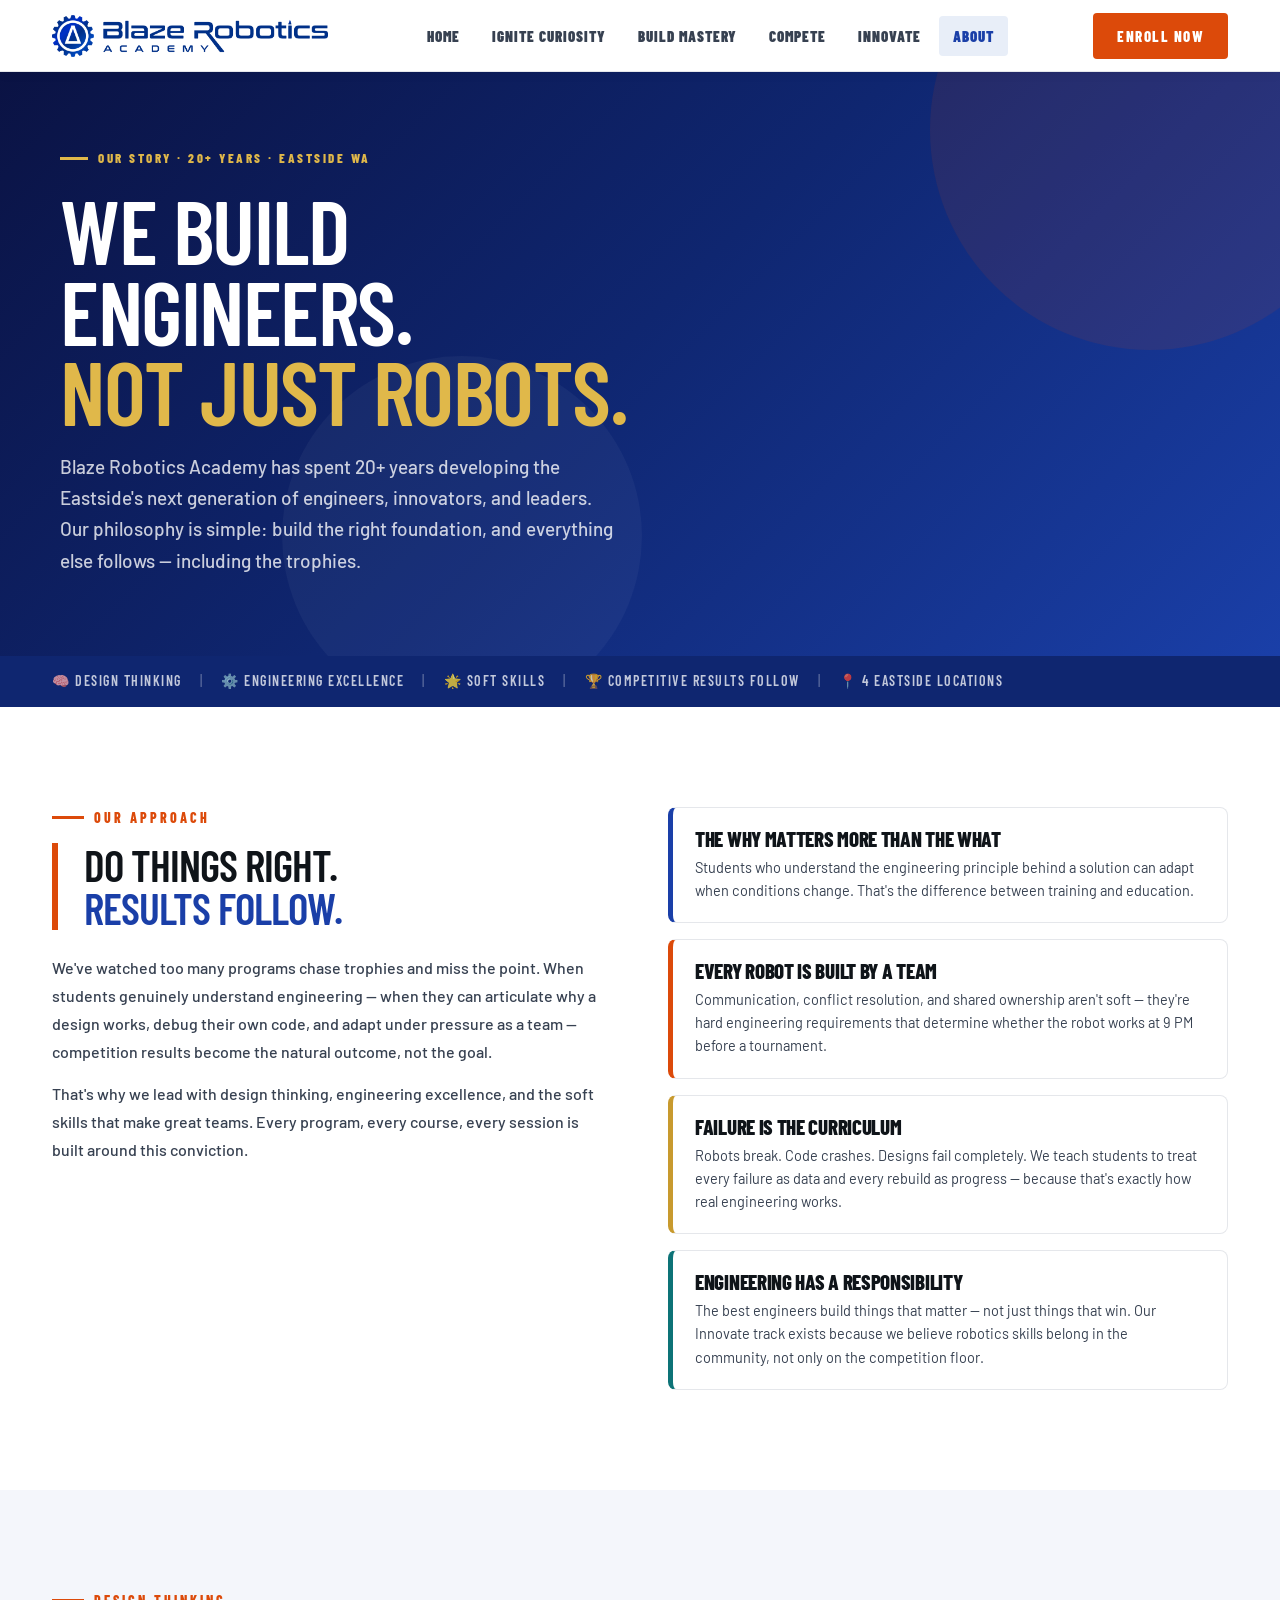
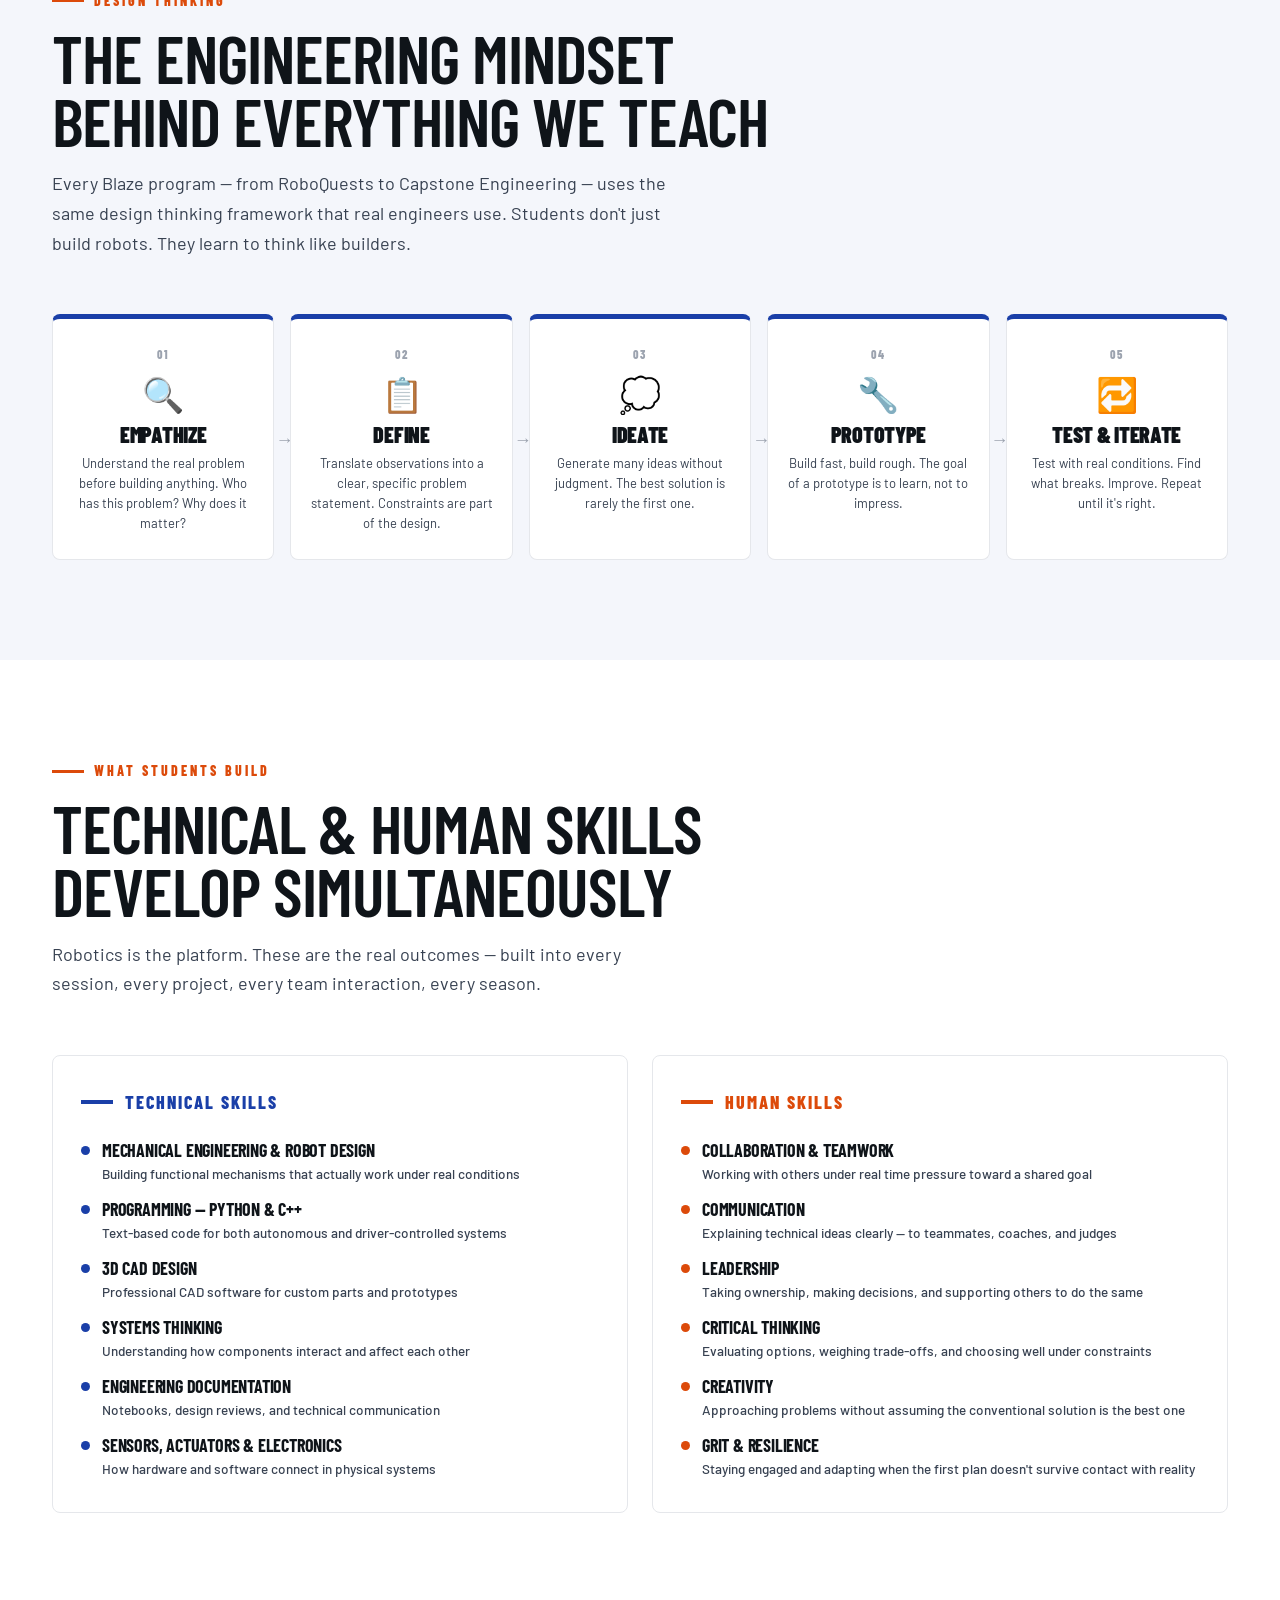
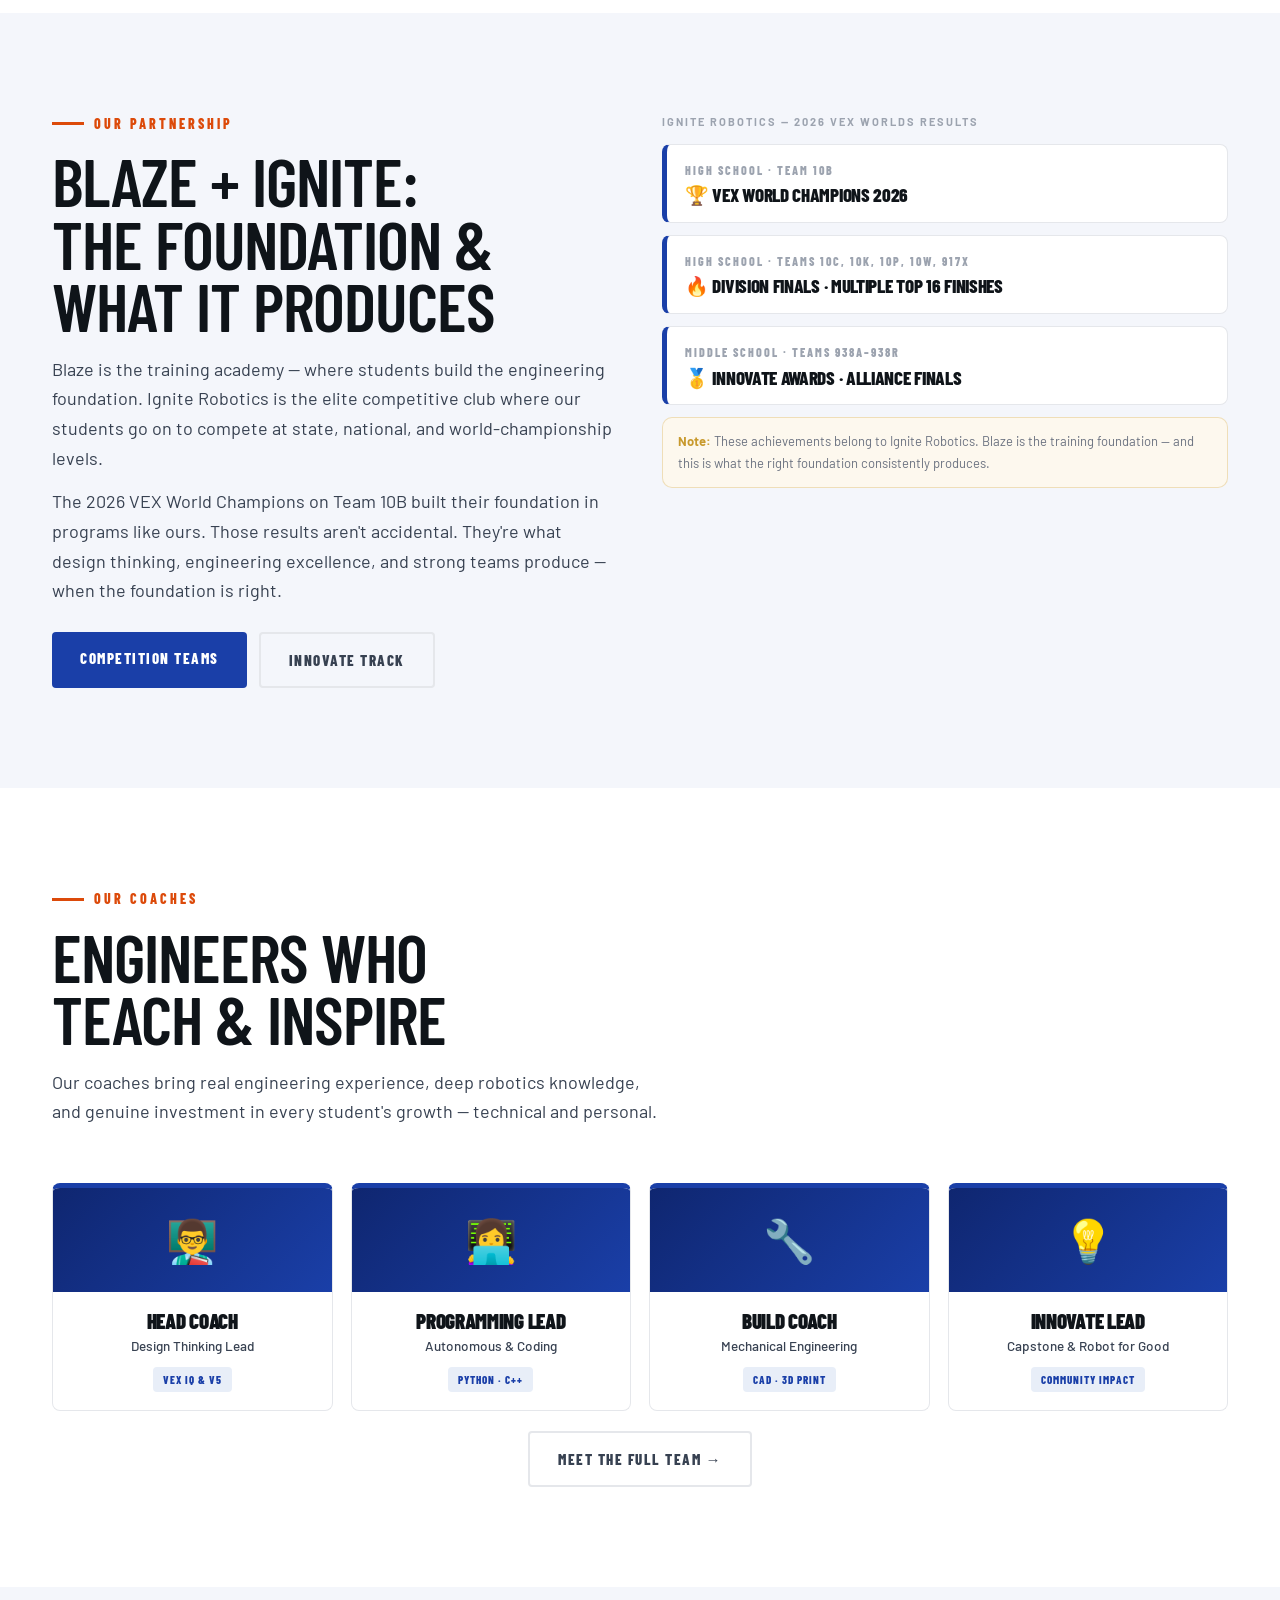
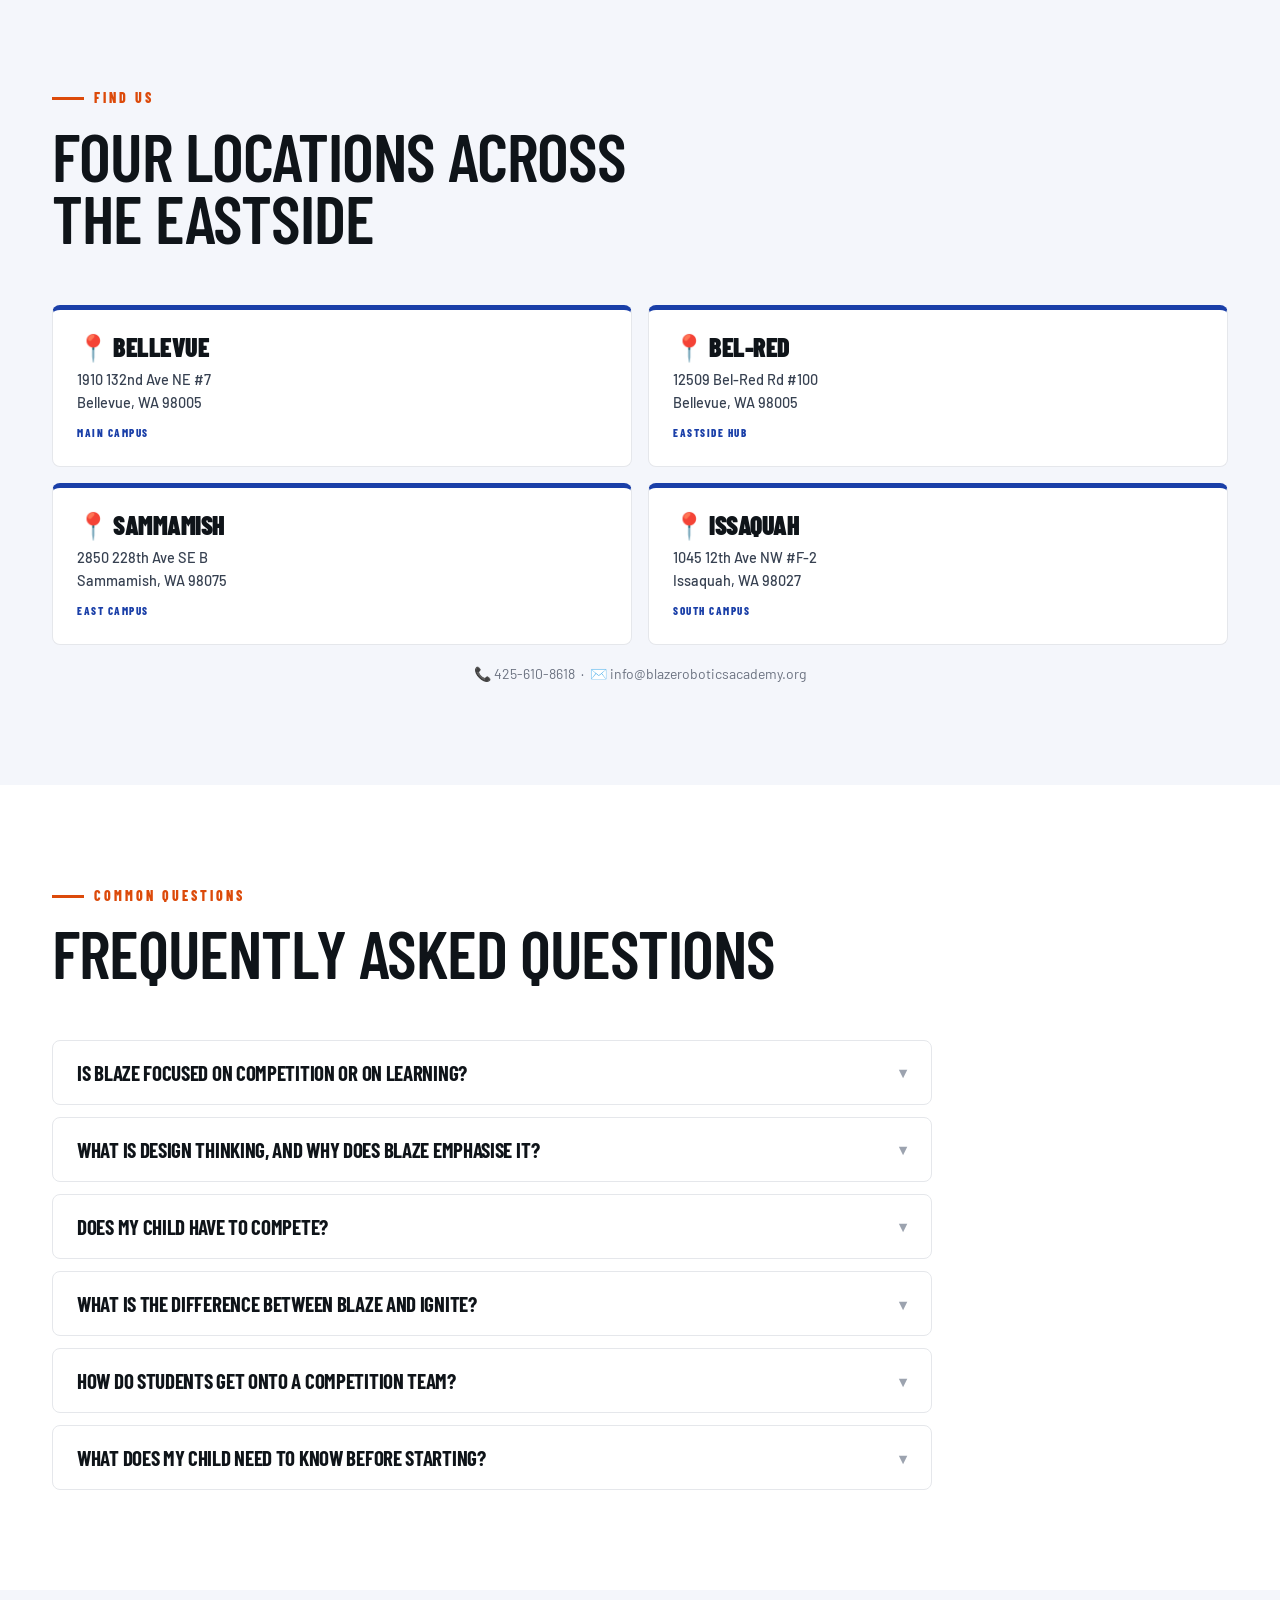
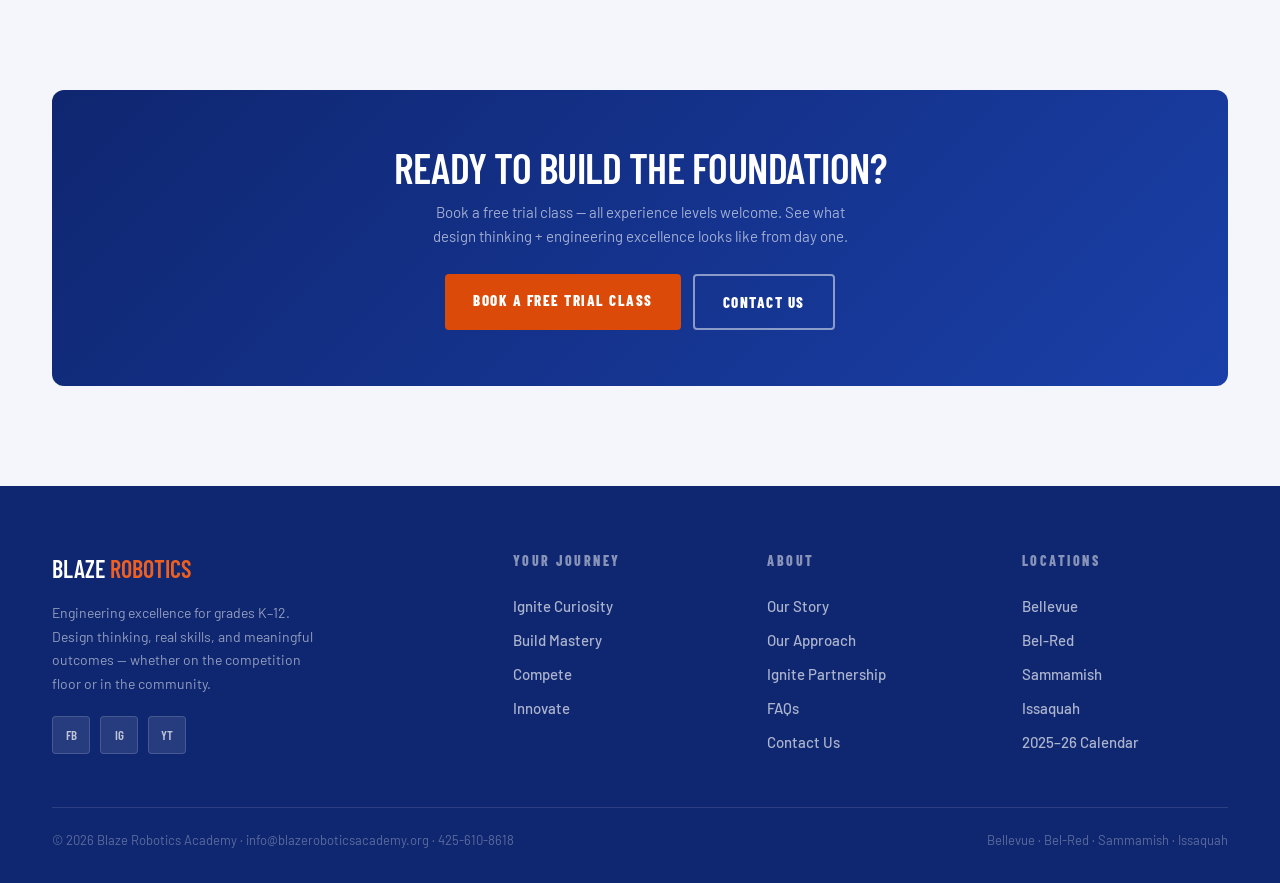
<file: about.html>
<!DOCTYPE html>
<html lang="en">
<head>
<meta charset="UTF-8"><meta name="viewport" content="width=device-width,initial-scale=1">
<title>About Us — Blaze Robotics Academy</title>
<link href="https://fonts.googleapis.com/css2?family=Barlow+Condensed:wght@400;600;700;800;900&family=Barlow:wght@400;500;600;700&display=swap" rel="stylesheet">
<link rel="stylesheet" href="css/base.css">
<style>
/* HERO */
.hero-pg{min-height:56vh;display:flex;align-items:center;padding:140px 60px 80px;
  position:relative;overflow:hidden;}
.hero-about{background:linear-gradient(135deg,#0a1140,var(--blue-dk),var(--blue));}
.hero-about::before{content:'';position:absolute;top:-90px;right:-90px;width:440px;height:440px;
  border-radius:50%;background:rgba(220,74,10,.1);}
.hero-about::after{content:'';position:absolute;bottom:-60px;left:22%;width:360px;height:360px;
  border-radius:50%;background:rgba(255,255,255,.04);}
.hc{position:relative;z-index:2;max-width:760px;}
.kicker{font-family:var(--display);display:inline-flex;align-items:center;gap:10px;
  font-size:13px;font-weight:800;letter-spacing:2.5px;text-transform:uppercase;
  color:var(--gold-lt);margin-bottom:20px;}
.kicker::before{content:'';display:block;width:28px;height:3px;background:currentColor;}
.hero-pg h1{font-family:var(--display);font-size:clamp(48px,7vw,92px);font-weight:600;
  line-height:.9;color:white;margin-bottom:20px;text-transform:uppercase;letter-spacing:-1.5px;}
.hero-pg h1 em{color:var(--gold-lt);font-style:normal;}
.hero-sub{font-size:19px;color:rgba(255,255,255,.78);line-height:1.65;max-width:560px;font-weight:500;}

/* APPROACH */
.approach{display:grid;grid-template-columns:1fr 1fr;gap:56px;align-items:start;}
.ap-quote{font-family:var(--display);font-size:clamp(30px,3.4vw,46px);font-weight:600;color:var(--dark);
  line-height:1;text-transform:uppercase;letter-spacing:-1px;
  border-left:6px solid var(--red);padding-left:26px;margin-bottom:24px;}
.ap-quote em{color:var(--blue);font-style:normal;}
.ap-body{font-size:16px;color:var(--gray-dk);line-height:1.75;font-weight:500;}
.ap-principles{display:flex;flex-direction:column;gap:16px;}
.ap-p{background:white;border:1px solid var(--border);border-radius:8px;padding:20px 22px;
  border-left:5px solid var(--blue);}
.ap-p.red{border-left-color:var(--red);}
.ap-p.gold{border-left-color:var(--gold);}
.ap-p.teal{border-left-color:var(--teal);}
.ap-pt{font-family:var(--display);font-size:21px;font-weight:800;color:var(--dark);
  text-transform:uppercase;letter-spacing:-.3px;margin-bottom:6px;line-height:1.05;}
.ap-pd{font-size:14.5px;color:var(--gray-dk);line-height:1.6;}

/* DT SECTION */
.dt-grid{display:grid;grid-template-columns:repeat(5,1fr);gap:16px;margin-top:56px;}
.dt-step{background:white;border:1px solid var(--border);border-radius:8px;padding:26px 16px;
  text-align:center;position:relative;border-top:5px solid var(--blue);transition:box-shadow .2s,transform .2s;}
.dt-step:hover{box-shadow:0 8px 24px rgba(26,63,168,.12);transform:translateY(-4px);}
.dt-step::after{content:'→';position:absolute;right:-20px;top:50%;transform:translateY(-50%);
  font-size:18px;color:var(--gray-lt);}
.dt-step:last-child::after{display:none;}
.dt-num{font-family:var(--display);font-size:12px;font-weight:800;text-transform:uppercase;letter-spacing:2px;color:var(--gray-lt);margin-bottom:12px;}
.dt-ico{font-size:34px;margin-bottom:12px;line-height:1;}
.dt-title{font-family:var(--display);font-size:22px;font-weight:900;color:var(--dark);text-transform:uppercase;letter-spacing:-.3px;margin-bottom:8px;line-height:1;}
.dt-desc{font-size:13px;color:var(--gray-dk);line-height:1.55;}

/* SKILLS */
.skills-big{display:grid;grid-template-columns:1fr 1fr;gap:24px;margin-top:56px;}
.sg{background:white;border:1px solid var(--border);border-radius:8px;padding:32px 28px;}
.sg-t{font-family:var(--display);font-size:18px;font-weight:800;text-transform:uppercase;letter-spacing:2px;
  margin-bottom:24px;display:flex;align-items:center;gap:12px;}
.sg-t::before{content:'';display:block;width:32px;height:4px;background:currentColor;}
.sg-blue{color:var(--blue);}.sg-red{color:var(--red);}
.skill-list{display:flex;flex-direction:column;gap:16px;}
.sl{display:flex;align-items:flex-start;gap:12px;font-family:var(--display);font-size:18px;font-weight:700;
  color:var(--dark);text-transform:uppercase;letter-spacing:-.2px;line-height:1.05;}
.sl-dot{width:9px;height:9px;border-radius:50%;flex-shrink:0;margin-top:5px;}
.sl-d{font-family:var(--body);font-size:13.5px;color:var(--gray-dk);margin-top:4px;font-weight:500;text-transform:none;letter-spacing:0;line-height:1.5;}

/* IGNITE */
.ig-lay{display:grid;grid-template-columns:1fr 1fr;gap:44px;align-items:start;}
.ig-cards{display:flex;flex-direction:column;gap:12px;}
.igc{background:white;border:1px solid var(--border);border-radius:8px;padding:16px 18px;border-left:5px solid var(--blue);}
.igcy{font-family:var(--display);font-size:12px;font-weight:800;text-transform:uppercase;letter-spacing:2px;color:var(--gray-lt);margin-bottom:5px;}
.igcr{font-family:var(--display);font-size:19px;font-weight:800;color:var(--dark);text-transform:uppercase;letter-spacing:-.3px;line-height:1.1;}

/* COACHES */
.coaches{display:grid;grid-template-columns:repeat(4,1fr);gap:18px;margin-top:56px;}
.coach{background:white;border:1px solid var(--border);border-radius:8px;overflow:hidden;
  text-align:center;border-top:5px solid var(--blue);transition:box-shadow .2s,transform .2s;}
.coach:hover{box-shadow:0 8px 24px rgba(26,63,168,.12);transform:translateY(-4px);}
.cav{width:100%;height:104px;background:linear-gradient(135deg,var(--blue-dk),var(--blue));
  display:flex;align-items:center;justify-content:center;font-size:42px;}
.cbo{padding:18px 14px;}
.cn{font-family:var(--display);font-size:21px;font-weight:900;color:var(--dark);text-transform:uppercase;letter-spacing:-.3px;margin-bottom:4px;line-height:1;}
.cr{font-size:13.5px;color:var(--gray-dk);font-weight:500;}
.csp{display:inline-block;margin-top:10px;font-family:var(--display);font-size:11px;font-weight:800;
  text-transform:uppercase;letter-spacing:1px;color:var(--blue);
  background:var(--blue-lt);border-radius:4px;padding:4px 10px;}

/* LOCATIONS */
.llg{display:grid;grid-template-columns:1fr 1fr;gap:16px;margin-top:56px;}
.llc{background:white;border:1px solid var(--border);border-radius:8px;padding:24px;border-top:5px solid var(--blue);}
.lln{font-family:var(--display);font-size:26px;font-weight:900;color:var(--dark);text-transform:uppercase;letter-spacing:-.5px;margin-bottom:8px;line-height:1;}
.lla{font-size:14.5px;color:var(--gray-dk);line-height:1.6;margin-bottom:10px;font-weight:500;}
.llt{font-family:var(--display);font-size:11px;font-weight:800;text-transform:uppercase;letter-spacing:1.5px;color:var(--blue);}

/* FAQ */
.faqlist{display:flex;flex-direction:column;gap:12px;margin-top:56px;max-width:880px;}
.faqitem{background:white;border:1px solid var(--border);border-radius:8px;overflow:hidden;}
.faqq{font-family:var(--display);font-size:21px;font-weight:700;color:var(--dark);padding:20px 24px;cursor:pointer;
  display:flex;justify-content:space-between;align-items:center;gap:16px;text-transform:uppercase;letter-spacing:-.3px;line-height:1.1;transition:background .15s;}
.faqq:hover{background:var(--off);}
.faqa{font-size:15px;color:var(--gray-dk);line-height:1.7;padding:0 24px 20px;display:none;font-weight:500;}
.faqitem.open .faqa{display:block;}
.arr{font-size:15px;color:var(--gray-lt);transition:transform .22s;flex-shrink:0;}
.faqitem.open .arr{transform:rotate(180deg);}

@media(max-width:960px){
  .hero-pg{padding:110px 20px 56px;}
  .approach,.ig-lay{grid-template-columns:1fr;gap:36px;}
  .dt-grid{grid-template-columns:1fr 1fr;}.dt-step::after{display:none;}
  .skills-big,.coaches{grid-template-columns:1fr 1fr;}
  .llg{grid-template-columns:1fr;}
}
</style>
</head>
<body>
<nav>
  <a href="index.html" class="logo">
    <img src="assets/img/logo_trimmed.png" alt="Blaze Robotics Academy" class="logo-img">
  </a>
  <button class="hbg">&#9776;</button>
  <div class="nl"><a href="index.html" class="">Home</a>
    <a href="ignite.html" class="">Ignite Curiosity</a>
    <a href="build.html" class="">Build Mastery</a>
    <a href="compete.html" class="">Compete</a>
    <a href="innovate.html" class="">Innovate</a>
    <a href="about.html" class="on">About</a></div>
  <a href="https://app.amilia.com/store/en/blazeroboticsacademy/shop/programs" class="enroll">Enroll Now</a>
</nav>

<section class="hero-pg hero-about">
  <div class="hc">
    <div class="kicker">Our Story · 20+ Years · Eastside WA</div>
    <h1>We Build<br>Engineers.<br><em>Not Just Robots.</em></h1>
    <p class="hero-sub">Blaze Robotics Academy has spent 20+ years developing the Eastside's next generation of engineers, innovators, and leaders. Our philosophy is simple: build the right foundation, and everything else follows — including the trophies.</p>
  </div>
</section>

<div class="ticker">
  <span>🧠 Design Thinking</span><span class="sp">|</span>
  <span>⚙️ Engineering Excellence</span><span class="sp">|</span>
  <span>🌟 Soft Skills</span><span class="sp">|</span>
  <span>🏆 Competitive Results Follow</span><span class="sp">|</span>
  <span>📍 4 Eastside Locations</span>
</div>

<!-- APPROACH -->
<section class="sec bg-white" id="approach">
  <div class="approach">
    <div class="rv">
      <div class="lbl">Our Approach</div>
      <div class="ap-quote">Do things right.<br><em>Results follow.</em></div>
      <p class="ap-body">We've watched too many programs chase trophies and miss the point. When students genuinely understand engineering — when they can articulate why a design works, debug their own code, and adapt under pressure as a team — competition results become the natural outcome, not the goal.</p>
      <p class="ap-body" style="margin-top:14px;">That's why we lead with design thinking, engineering excellence, and the soft skills that make great teams. Every program, every course, every session is built around this conviction.</p>
    </div>
    <div class="ap-principles rv d2">
      <div class="ap-p"><div class="ap-pt">The why matters more than the what</div><div class="ap-pd">Students who understand the engineering principle behind a solution can adapt when conditions change. That's the difference between training and education.</div></div>
      <div class="ap-p red"><div class="ap-pt">Every robot is built by a team</div><div class="ap-pd">Communication, conflict resolution, and shared ownership aren't soft — they're hard engineering requirements that determine whether the robot works at 9 PM before a tournament.</div></div>
      <div class="ap-p gold"><div class="ap-pt">Failure is the curriculum</div><div class="ap-pd">Robots break. Code crashes. Designs fail completely. We teach students to treat every failure as data and every rebuild as progress — because that's exactly how real engineering works.</div></div>
      <div class="ap-p teal"><div class="ap-pt">Engineering has a responsibility</div><div class="ap-pd">The best engineers build things that matter — not just things that win. Our Innovate track exists because we believe robotics skills belong in the community, not only on the competition floor.</div></div>
    </div>
  </div>
</section>

<!-- DESIGN THINKING PROCESS -->
<section class="sec bg-off">
  <div class="rv">
    <div class="lbl">Design Thinking</div>
    <div class="h2">The Engineering Mindset<br>Behind Everything We Teach</div>
    <p class="lead">Every Blaze program — from RoboQuests to Capstone Engineering — uses the same design thinking framework that real engineers use. Students don't just build robots. They learn to think like builders.</p>
  </div>
  <div class="dt-grid">
    <div class="dt-step rv d1">
      <div class="dt-num">01</div><div class="dt-ico">🔍</div>
      <div class="dt-title">Empathize</div>
      <div class="dt-desc">Understand the real problem before building anything. Who has this problem? Why does it matter?</div>
    </div>
    <div class="dt-step rv d2">
      <div class="dt-num">02</div><div class="dt-ico">📋</div>
      <div class="dt-title">Define</div>
      <div class="dt-desc">Translate observations into a clear, specific problem statement. Constraints are part of the design.</div>
    </div>
    <div class="dt-step rv d3">
      <div class="dt-num">03</div><div class="dt-ico">💭</div>
      <div class="dt-title">Ideate</div>
      <div class="dt-desc">Generate many ideas without judgment. The best solution is rarely the first one.</div>
    </div>
    <div class="dt-step rv d4">
      <div class="dt-num">04</div><div class="dt-ico">🔧</div>
      <div class="dt-title">Prototype</div>
      <div class="dt-desc">Build fast, build rough. The goal of a prototype is to learn, not to impress.</div>
    </div>
    <div class="dt-step rv d5">
      <div class="dt-num">05</div><div class="dt-ico">🔁</div>
      <div class="dt-title">Test &amp; Iterate</div>
      <div class="dt-desc">Test with real conditions. Find what breaks. Improve. Repeat until it's right.</div>
    </div>
  </div>
</section>

<!-- SKILLS -->
<section class="sec bg-white">
  <div class="rv">
    <div class="lbl">What Students Build</div>
    <div class="h2">Technical &amp; Human Skills<br>Develop Simultaneously</div>
    <p class="lead">Robotics is the platform. These are the real outcomes — built into every session, every project, every team interaction, every season.</p>
  </div>
  <div class="skills-big">
    <div class="sg rv d1">
      <div class="sg-t sg-blue">Technical Skills</div>
      <div class="skill-list">
        <div class="sl"><div class="sl-dot" style="background:var(--blue);"></div><div><div>Mechanical Engineering &amp; Robot Design</div><div class="sl-d">Building functional mechanisms that actually work under real conditions</div></div></div>
        <div class="sl"><div class="sl-dot" style="background:var(--blue);"></div><div><div>Programming — Python &amp; C++</div><div class="sl-d">Text-based code for both autonomous and driver-controlled systems</div></div></div>
        <div class="sl"><div class="sl-dot" style="background:var(--blue);"></div><div><div>3D CAD Design</div><div class="sl-d">Professional CAD software for custom parts and prototypes</div></div></div>
        <div class="sl"><div class="sl-dot" style="background:var(--blue);"></div><div><div>Systems Thinking</div><div class="sl-d">Understanding how components interact and affect each other</div></div></div>
        <div class="sl"><div class="sl-dot" style="background:var(--blue);"></div><div><div>Engineering Documentation</div><div class="sl-d">Notebooks, design reviews, and technical communication</div></div></div>
        <div class="sl"><div class="sl-dot" style="background:var(--blue);"></div><div><div>Sensors, Actuators &amp; Electronics</div><div class="sl-d">How hardware and software connect in physical systems</div></div></div>
      </div>
    </div>
    <div class="sg rv d2">
      <div class="sg-t sg-red">Human Skills</div>
      <div class="skill-list">
        <div class="sl"><div class="sl-dot" style="background:var(--red);"></div><div><div>Collaboration &amp; Teamwork</div><div class="sl-d">Working with others under real time pressure toward a shared goal</div></div></div>
        <div class="sl"><div class="sl-dot" style="background:var(--red);"></div><div><div>Communication</div><div class="sl-d">Explaining technical ideas clearly — to teammates, coaches, and judges</div></div></div>
        <div class="sl"><div class="sl-dot" style="background:var(--red);"></div><div><div>Leadership</div><div class="sl-d">Taking ownership, making decisions, and supporting others to do the same</div></div></div>
        <div class="sl"><div class="sl-dot" style="background:var(--red);"></div><div><div>Critical Thinking</div><div class="sl-d">Evaluating options, weighing trade-offs, and choosing well under constraints</div></div></div>
        <div class="sl"><div class="sl-dot" style="background:var(--red);"></div><div><div>Creativity</div><div class="sl-d">Approaching problems without assuming the conventional solution is the best one</div></div></div>
        <div class="sl"><div class="sl-dot" style="background:var(--red);"></div><div><div>Grit &amp; Resilience</div><div class="sl-d">Staying engaged and adapting when the first plan doesn't survive contact with reality</div></div></div>
      </div>
    </div>
  </div>
</section>

<!-- IGNITE PARTNERSHIP -->
<section class="sec bg-off" id="ignite">
  <div class="ig-lay">
    <div class="rv">
      <div class="lbl">Our Partnership</div>
      <div class="h2">Blaze + Ignite:<br>The Foundation &amp; What It Produces</div>
      <p class="lead" style="margin-top:12px;">Blaze is the training academy — where students build the engineering foundation. Ignite Robotics is the elite competitive club where our students go on to compete at state, national, and world-championship levels.</p>
      <p class="lead" style="margin-top:14px;">The 2026 VEX World Champions on Team 10B built their foundation in programs like ours. Those results aren't accidental. They're what design thinking, engineering excellence, and strong teams produce — when the foundation is right.</p>
      <div style="margin-top:26px;display:flex;gap:12px;flex-wrap:wrap;">
        <a href="compete.html" class="btn btn-blue">Competition Teams</a>
        <a href="innovate.html" class="btn btn-ghost">Innovate Track</a>
      </div>
    </div>
    <div class="rv d2">
      <div style="font-size:11px;font-weight:700;text-transform:uppercase;letter-spacing:2px;color:var(--gray-lt);margin-bottom:14px;">Ignite Robotics — 2026 VEX Worlds Results</div>
      <div class="ig-cards">
        <div class="igc"><div class="igcy">High School · Team 10B</div><div class="igcr">🏆 VEX World Champions 2026</div></div>
        <div class="igc"><div class="igcy">High School · Teams 10C, 10K, 10P, 10W, 917X</div><div class="igcr">🔥 Division Finals · Multiple Top 16 Finishes</div></div>
        <div class="igc"><div class="igcy">Middle School · Teams 938A–938R</div><div class="igcr">🥇 Innovate Awards · Alliance Finals</div></div>
        <div style="background:#fdf8ee;border:1px solid rgba(200,154,46,.28);border-radius:10px;padding:13px 15px;">
          <div style="font-size:13px;color:var(--gray);line-height:1.65;"><strong style="color:var(--gold);">Note:</strong> These achievements belong to Ignite Robotics. Blaze is the training foundation — and this is what the right foundation consistently produces.</div>
        </div>
      </div>
    </div>
  </div>
</section>

<!-- COACHING TEAM -->
<section class="sec bg-white" id="team">
  <div class="rv"><div class="lbl">Our Coaches</div><div class="h2">Engineers Who<br>Teach &amp; Inspire</div>
  <p class="lead">Our coaches bring real engineering experience, deep robotics knowledge, and genuine investment in every student's growth — technical and personal.</p></div>
  <div class="coaches">
    <div class="coach rv d1"><div class="cav">👨‍🏫</div><div class="cbo"><div class="cn">Head Coach</div><div class="cr">Design Thinking Lead</div><div class="csp">VEX IQ &amp; V5</div></div></div>
    <div class="coach rv d2"><div class="cav">👩‍💻</div><div class="cbo"><div class="cn">Programming Lead</div><div class="cr">Autonomous &amp; Coding</div><div class="csp">Python · C++</div></div></div>
    <div class="coach rv d3"><div class="cav">🔧</div><div class="cbo"><div class="cn">Build Coach</div><div class="cr">Mechanical Engineering</div><div class="csp">CAD · 3D Print</div></div></div>
    <div class="coach rv d4"><div class="cav">💡</div><div class="cbo"><div class="cn">Innovate Lead</div><div class="cr">Capstone &amp; Robot for Good</div><div class="csp">Community Impact</div></div></div>
  </div>
  <div style="margin-top:20px;text-align:center;">
    <a href="https://www.blazeroboticsacademy.org/blaze-team" class="btn btn-ghost">Meet the Full Team →</a>
  </div>
</section>

<!-- LOCATIONS -->
<section class="sec bg-off">
  <div class="rv"><div class="lbl">Find Us</div><div class="h2">Four Locations Across<br>the Eastside</div></div>
  <div class="llg">
    <div class="llc rv d1"><div class="lln">📍 Bellevue</div><div class="lla">1910 132nd Ave NE #7<br>Bellevue, WA 98005</div><div class="llt">Main Campus</div></div>
    <div class="llc rv d2"><div class="lln">📍 Bel-Red</div><div class="lla">12509 Bel-Red Rd #100<br>Bellevue, WA 98005</div><div class="llt">Eastside Hub</div></div>
    <div class="llc rv d3"><div class="lln">📍 Sammamish</div><div class="lla">2850 228th Ave SE B<br>Sammamish, WA 98075</div><div class="llt">East Campus</div></div>
    <div class="llc rv d4"><div class="lln">📍 Issaquah</div><div class="lla">1045 12th Ave NW #F-2<br>Issaquah, WA 98027</div><div class="llt">South Campus</div></div>
  </div>
  <div style="margin-top:18px;text-align:center;font-size:14px;color:var(--gray);">📞 425-610-8618 &nbsp;·&nbsp; ✉️ info@blazeroboticsacademy.org</div>
</section>

<!-- FAQ -->
<section class="sec bg-white" id="faqs">
  <div class="rv"><div class="lbl">Common Questions</div><div class="h2">Frequently Asked Questions</div></div>
  <div class="faqlist">
    <div class="faqitem rv d1"><div class="faqq" onclick="this.parentElement.classList.toggle('open')">Is Blaze focused on competition or on learning? <span class="arr">▾</span></div><div class="faqa">Both — but in that order. We focus on building genuine engineering skills, design thinking habits, and strong team dynamics. Competition is one way to apply and test that foundation, and our results show what it produces. But plenty of our students pursue the Innovate track, recreational courses, or membership programs with no interest in competing at all.</div></div>
    <div class="faqitem rv d2"><div class="faqq" onclick="this.parentElement.classList.toggle('open')">What is design thinking, and why does Blaze emphasise it? <span class="arr">▾</span></div><div class="faqa">Design thinking is a problem-solving framework used by engineers, product designers, and innovators worldwide: empathize with users, define the problem clearly, ideate without limits, prototype fast, and iterate until it works. We embed this in every program because students who think this way become better engineers — and more adaptable, creative people — regardless of whether they end up in robotics, medicine, business, or anything else.</div></div>
    <div class="faqitem rv d3"><div class="faqq" onclick="this.parentElement.classList.toggle('open')">Does my child have to compete? <span class="arr">▾</span></div><div class="faqa">Not at all. Competition is never required at Blaze. Many students love robotics as a creative and intellectual pursuit with no interest in tournaments. Our courses, membership programs, camps, and Innovate track are fully available to students who want to learn, build, and create — without the competitive track.</div></div>
    <div class="faqitem rv d4"><div class="faqq" onclick="this.parentElement.classList.toggle('open')">What is the difference between Blaze and Ignite? <span class="arr">▾</span></div><div class="faqa">Blaze Robotics Academy is the training academy — where students at all levels build engineering skills, design thinking habits, and soft skills through structured programs. Ignite Robotics is the elite competitive club where advanced students go on to compete at regional, state, national, and world levels. They are partner organisations — Blaze is the foundation that Ignite athletes build on.</div></div>
    <div class="faqitem rv d5"><div class="faqq" onclick="this.parentElement.classList.toggle('open')">How do students get onto a competition team? <span class="arr">▾</span></div><div class="faqa">Students must complete our Competition Prep course before joining a competition team. This ensures every team member genuinely understands the engineering behind their robot — not just how to operate it — and can function as part of a high-performing team under tournament pressure.</div></div>
    <div class="faqitem rv d6"><div class="faqq" onclick="this.parentElement.classList.toggle('open')">What does my child need to know before starting? <span class="arr">▾</span></div><div class="faqa">Nothing at all. Every Blaze student starts somewhere — usually with curiosity and zero prior experience. Our Ignite Curiosity programs and RoboQuests courses are designed specifically for complete beginners. Our coaches are trained to meet students exactly where they are and build from there.</div></div>
  </div>
</section>

<section class="sec bg-off">
  <div style="background:linear-gradient(135deg,var(--blue-dk),var(--blue));border-radius:12px;padding:56px;text-align:center;position:relative;overflow:hidden;" class="rv">
    <h2 style="font-size:clamp(24px,4vw,42px);font-weight:600;color:white;margin-bottom:12px;">Ready to Build the Foundation?</h2>
    <p style="font-size:15px;color:rgba(255,255,255,.6);max-width:440px;margin:0 auto 26px;">Book a free trial class — all experience levels welcome. See what design thinking + engineering excellence looks like from day one.</p>
    <div style="display:flex;gap:12px;justify-content:center;flex-wrap:wrap;">
      <a href="https://app.amilia.com/store/en/blazeroboticsacademy/shop/programs" class="btn btn-red">Book a Free Trial Class</a>
      <a href="https://www.blazeroboticsacademy.org/contact-us" class="btn btn-out-w">Contact Us</a>
    </div>
  </div>
</section>

<footer>
  <div class="fg">
    <div>
      <div class="fn">Blaze <em>Robotics</em></div>
      <div class="fd">Engineering excellence for grades K–12. Design thinking, real skills, and meaningful outcomes — whether on the competition floor or in the community.</div>
      <div class="fs">
        <a href="https://www.facebook.com/BlazeEdu/" class="fsc">fb</a>
        <a href="https://www.instagram.com/blaze_robotics/" class="fsc">ig</a>
        <a href="https://www.youtube.com/@BlazeRoboticsAcademy" class="fsc">yt</a>
      </div>
    </div>
    <div class="fc"><div class="fch">Your Journey</div>
      <a href="ignite.html">Ignite Curiosity</a>
      <a href="build.html">Build Mastery</a>
      <a href="compete.html">Compete</a>
      <a href="innovate.html">Innovate</a>
    </div>
    <div class="fc"><div class="fch">About</div>
      <a href="about.html">Our Story</a>
      <a href="about.html#approach">Our Approach</a>
      <a href="about.html#ignite">Ignite Partnership</a>
      <a href="about.html#faqs">FAQs</a>
      <a href="https://www.blazeroboticsacademy.org/contact-us">Contact Us</a>
    </div>
    <div class="fc"><div class="fch">Locations</div>
      <a href="#">Bellevue</a><a href="#">Bel-Red</a>
      <a href="#">Sammamish</a><a href="#">Issaquah</a>
      <a href="https://www.blazeroboticsacademy.org/2025-26-calendar">2025–26 Calendar</a>
    </div>
  </div>
  <div class="fb">
    <div class="fc2">© 2026 Blaze Robotics Academy · info@blazeroboticsacademy.org · 425-610-8618</div>
    <div class="fc2">Bellevue · Bel-Red · Sammamish · Issaquah</div>
  </div>
</footer>
<script src="js/main.js"></script>
</body>
</html>
</file>
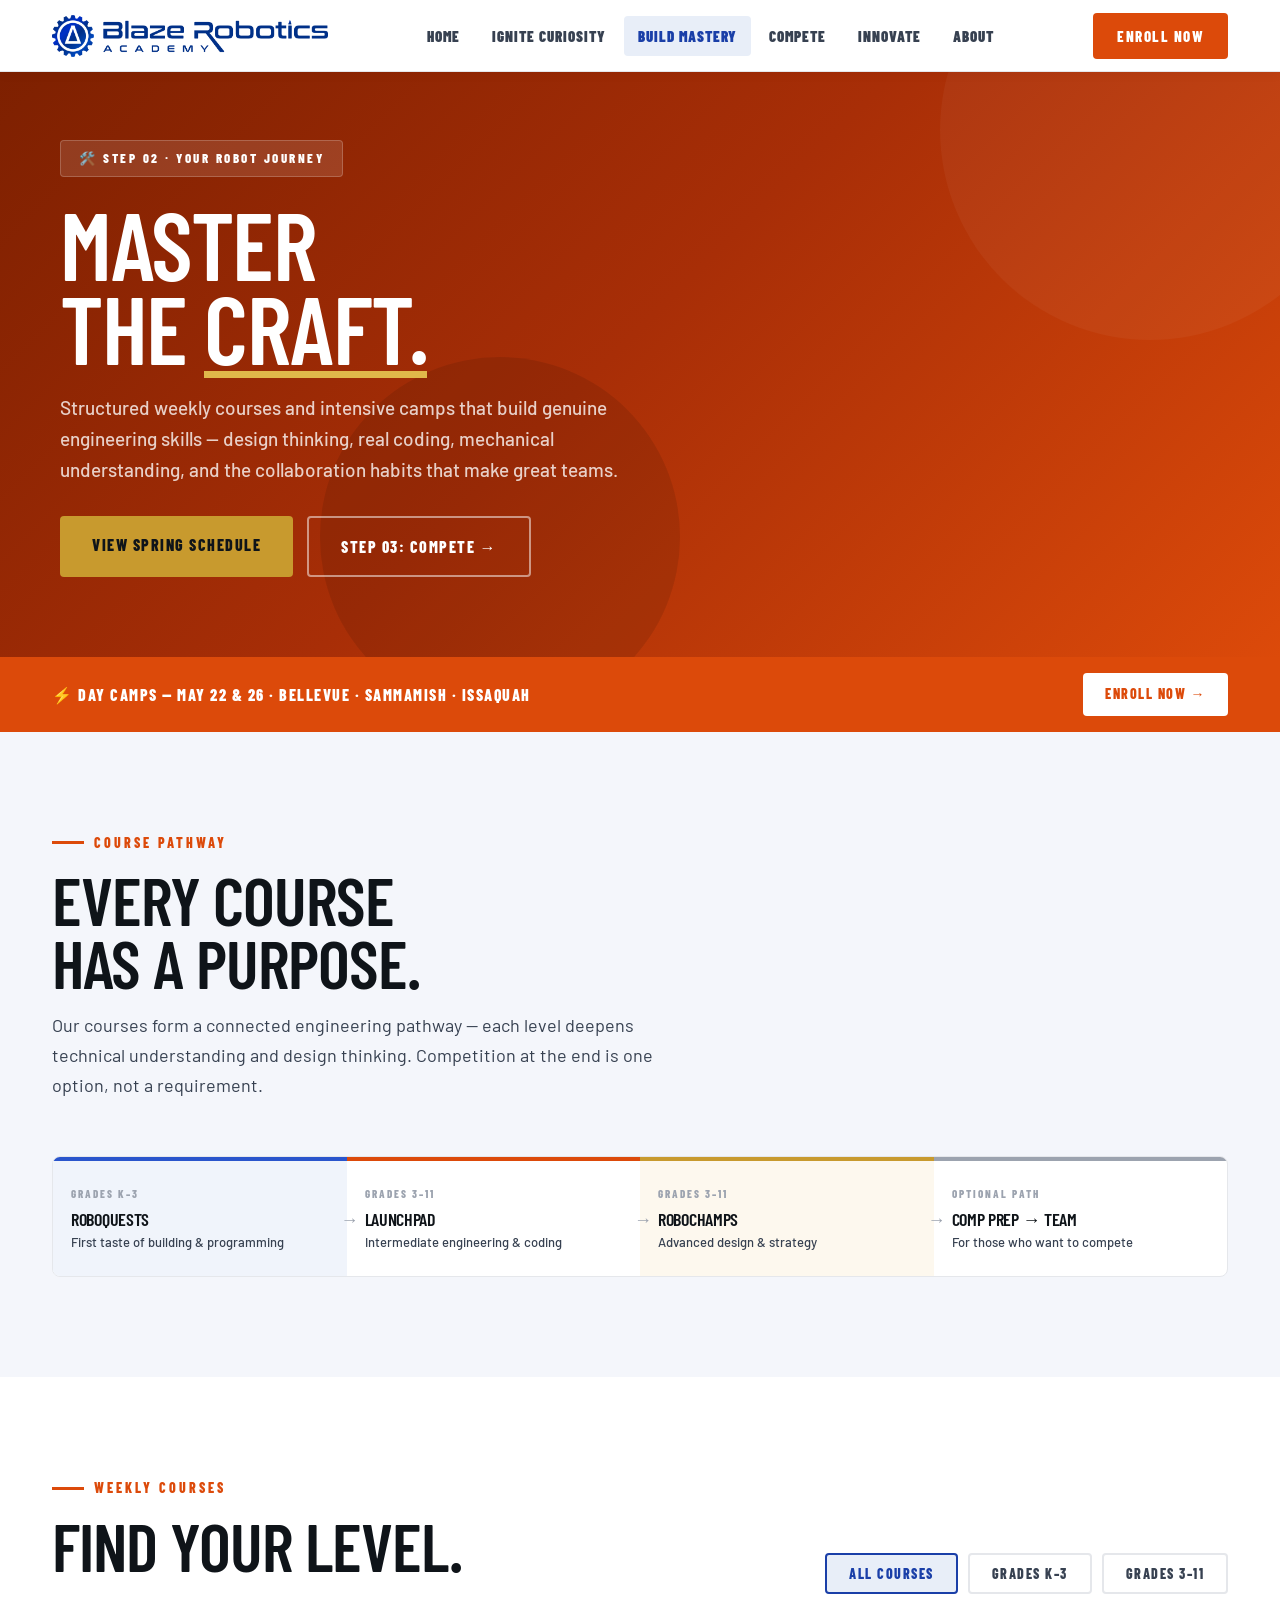
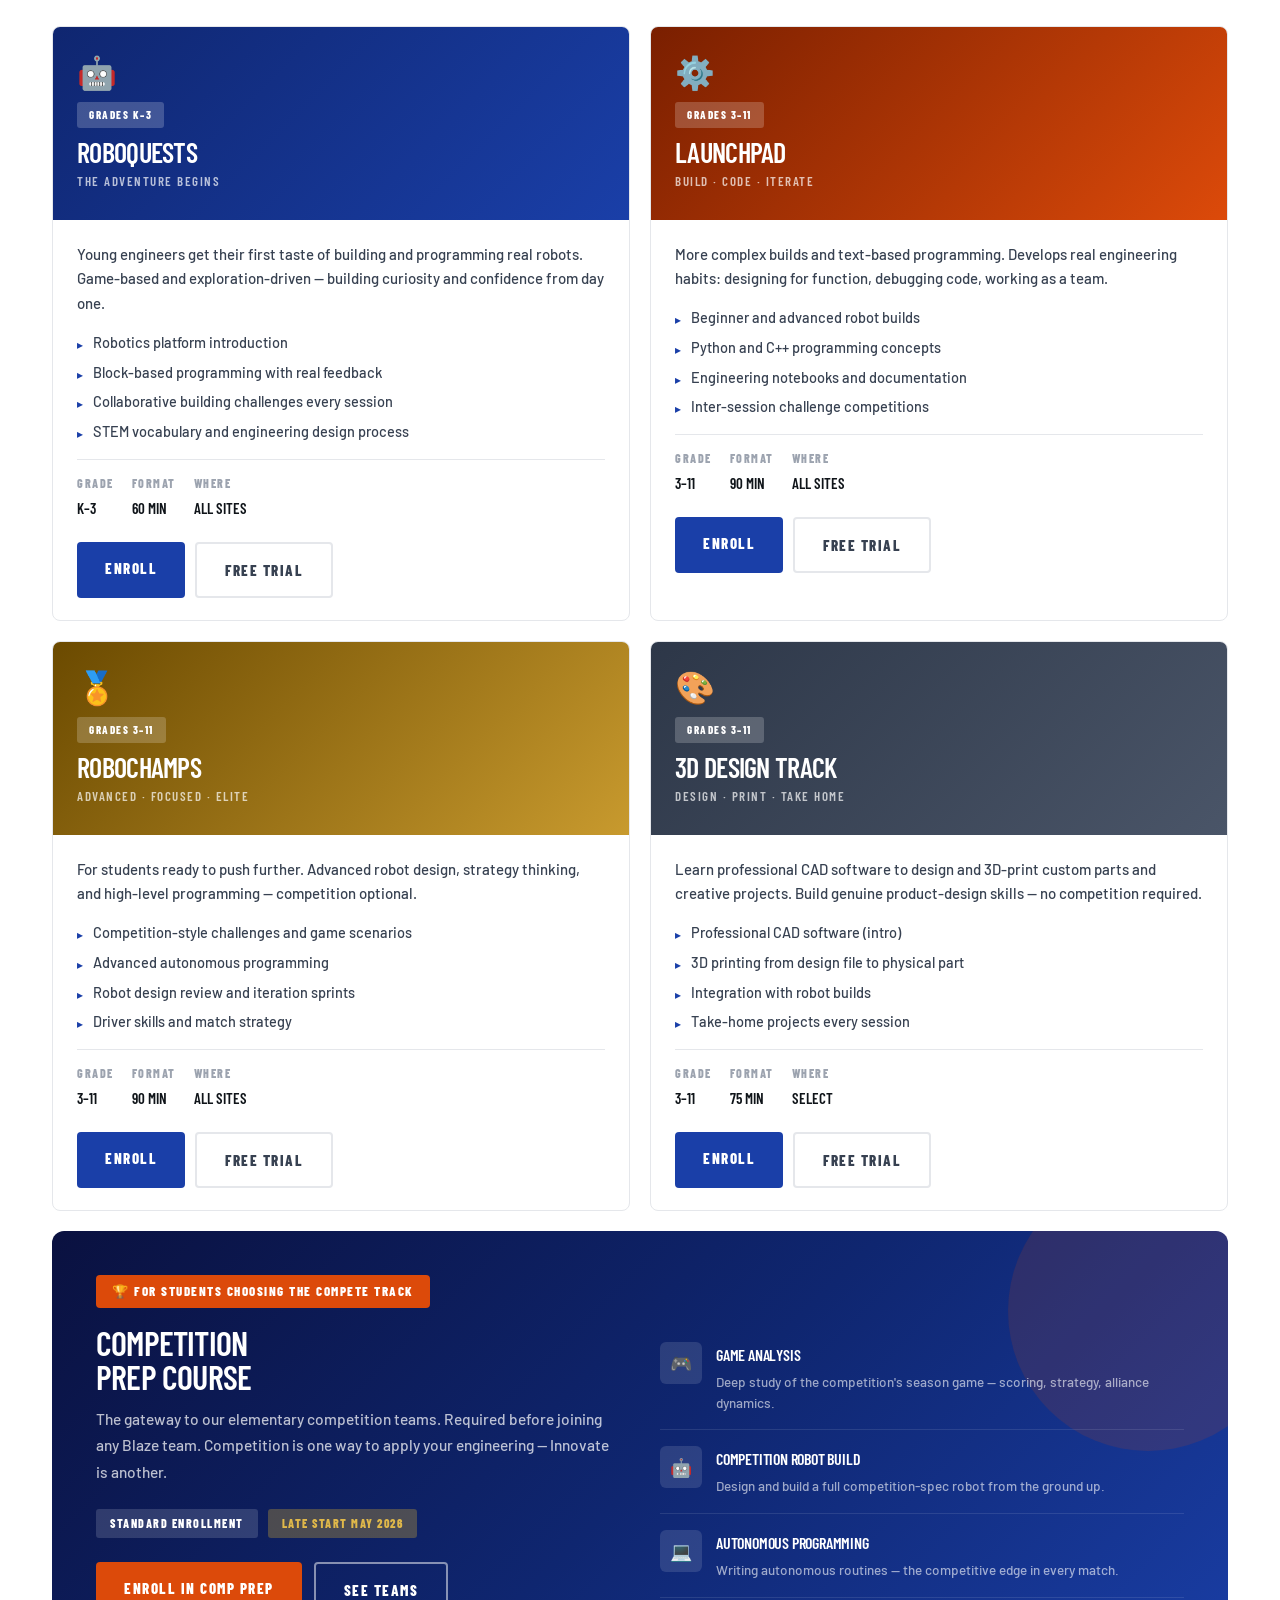
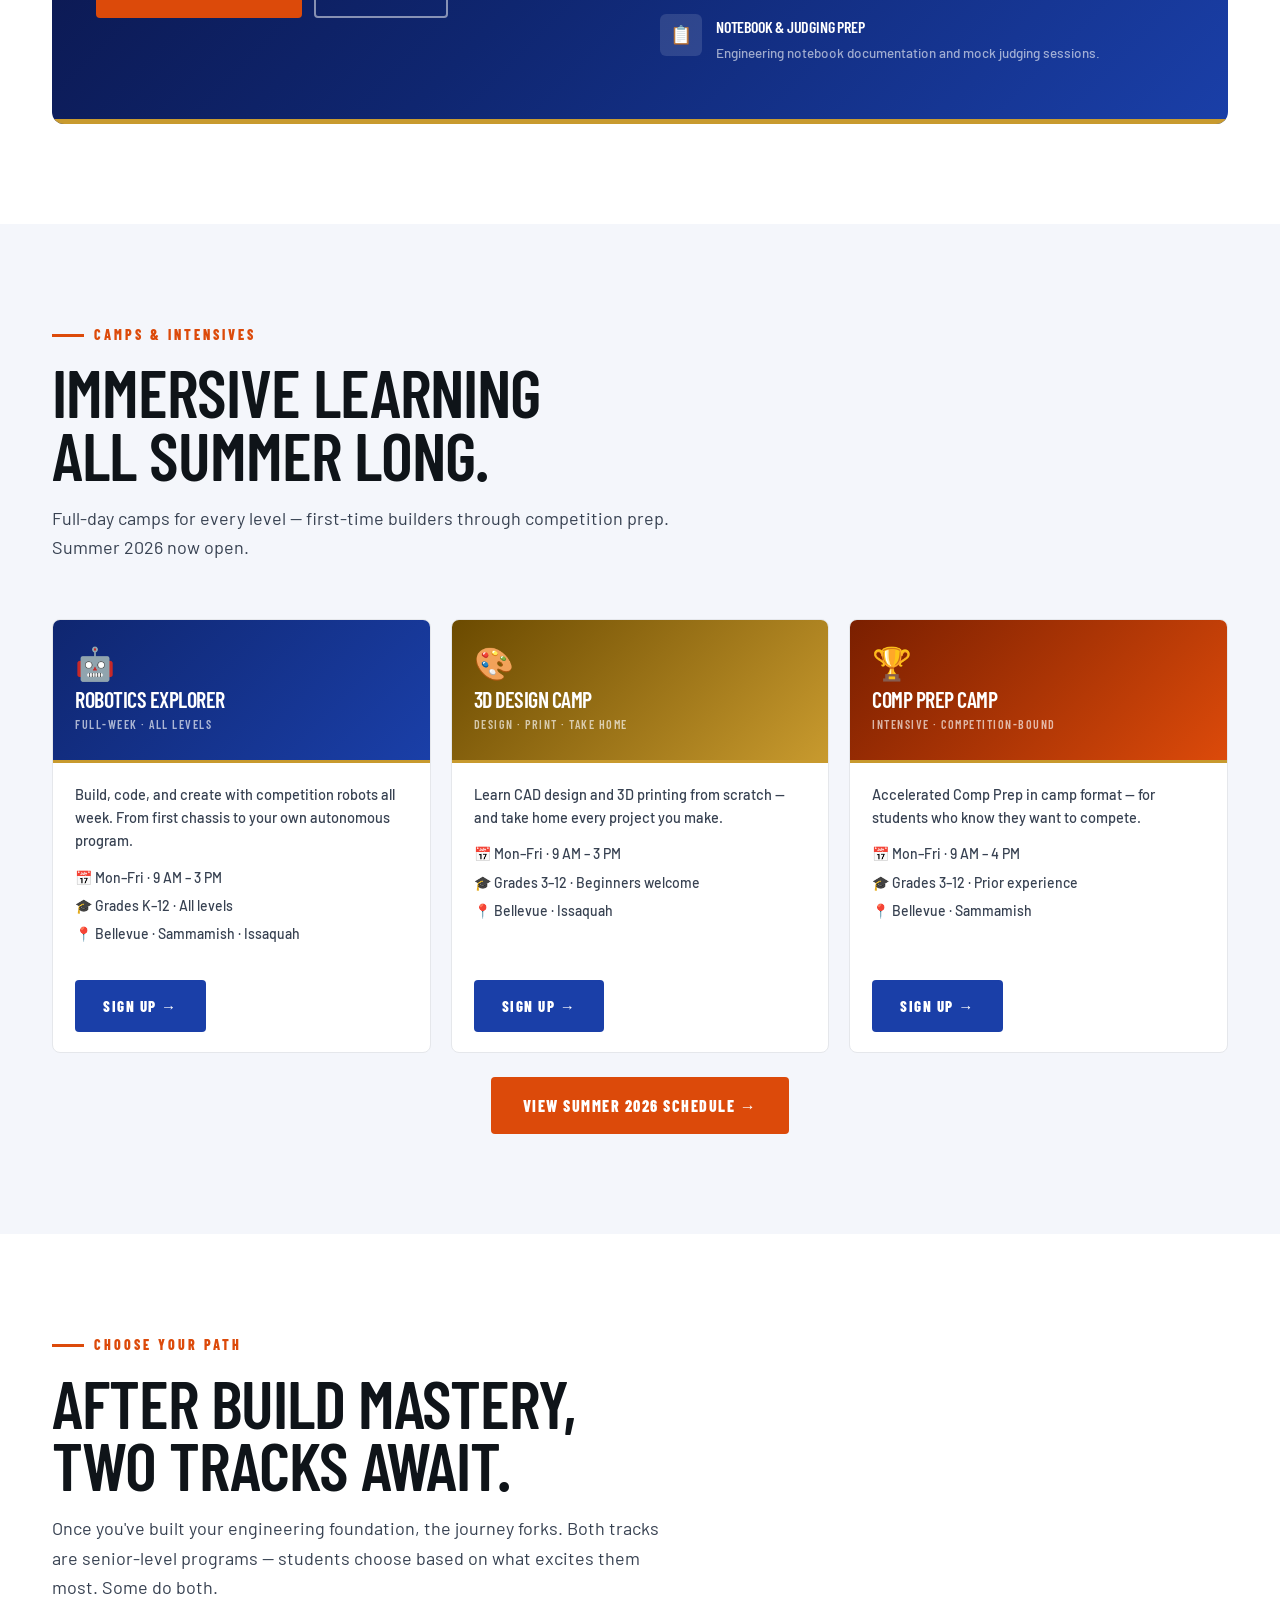
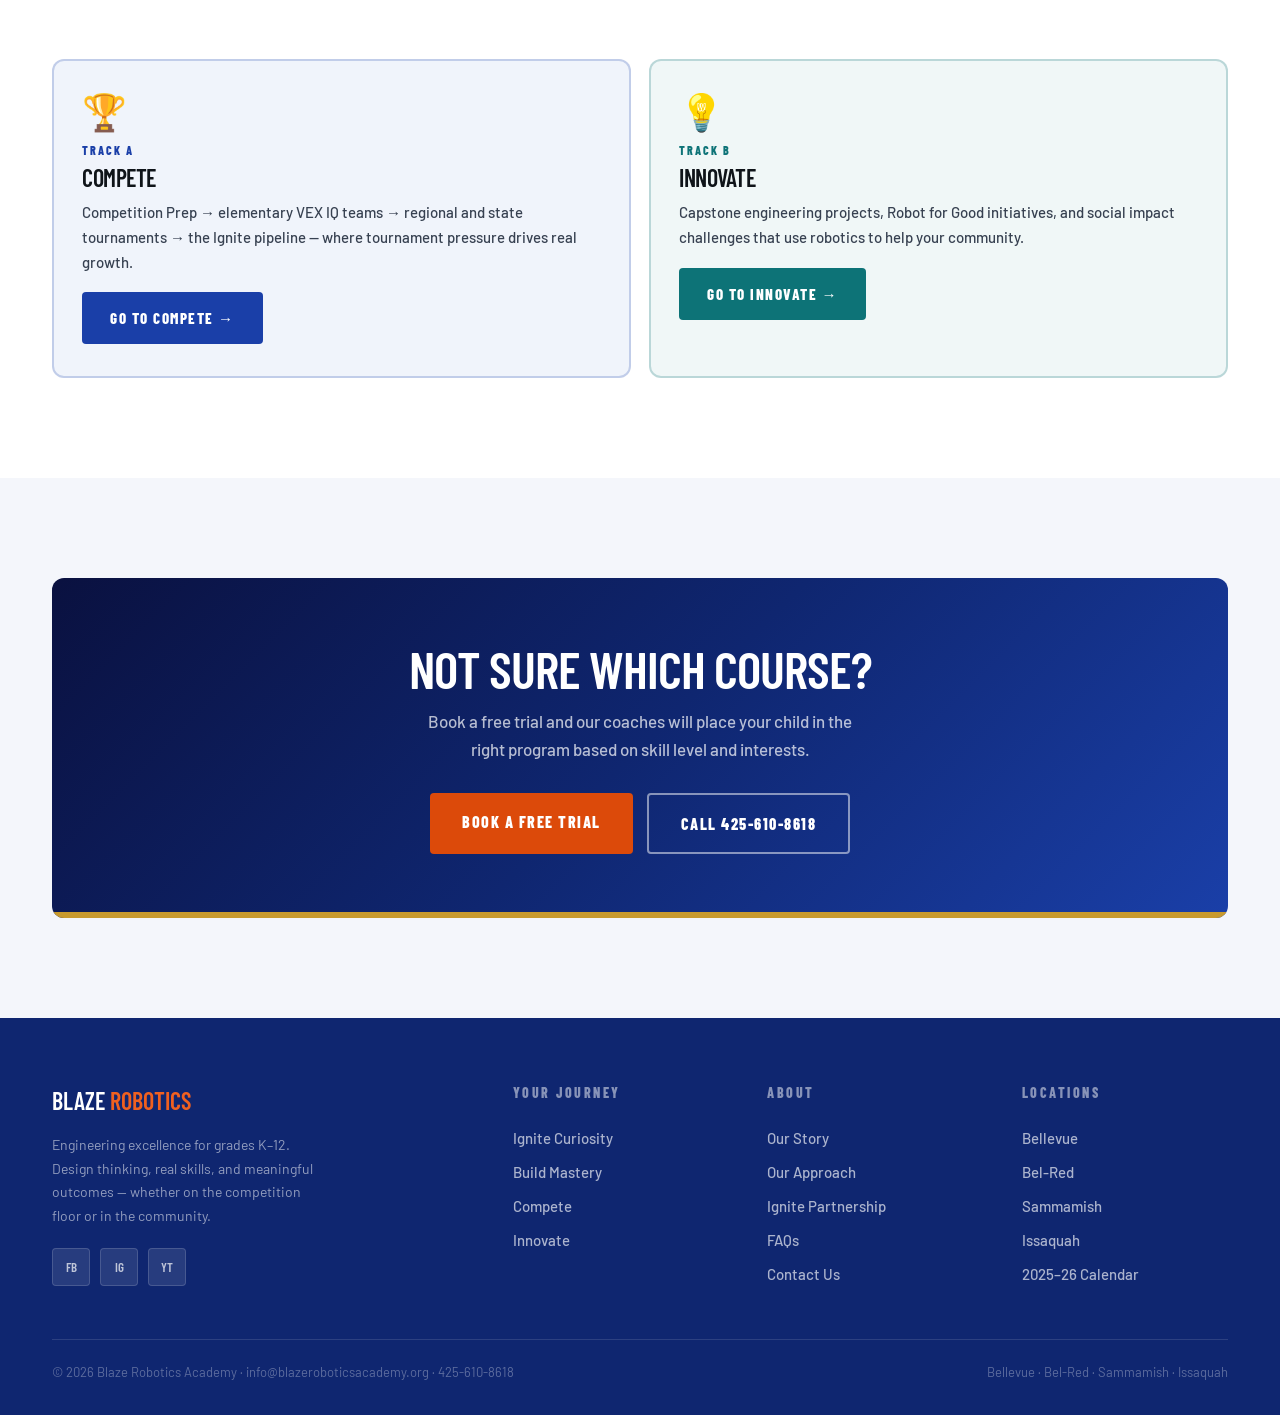
<file: build.html>
<!DOCTYPE html>
<html lang="en">
<head>
<meta charset="UTF-8"><meta name="viewport" content="width=device-width,initial-scale=1">
<title>Build Mastery — Blaze Robotics Academy</title>
<link href="https://fonts.googleapis.com/css2?family=Barlow+Condensed:wght@400;600;700;800;900&family=Barlow:wght@400;500;600;700&display=swap" rel="stylesheet">
<link rel="stylesheet" href="css/base.css">
<style>
.hero-pg{min-height:62vh;display:flex;align-items:center;padding:140px 60px 80px;position:relative;overflow:hidden;}
.hero-pg::before{content:'';position:absolute;top:-80px;right:-80px;width:420px;height:420px;border-radius:50%;background:rgba(255,255,255,.04);}
.hero-pg::after{content:'';position:absolute;bottom:-60px;left:25%;width:360px;height:360px;border-radius:50%;background:rgba(0,0,0,.1);}
.hc{position:relative;z-index:2;max-width:760px;}
.step-badge{display:inline-flex;align-items:center;gap:10px;background:rgba(255,255,255,.12);border:1px solid rgba(255,255,255,.2);border-radius:4px;padding:7px 18px;font-family:var(--display);font-size:13px;font-weight:800;color:white;text-transform:uppercase;letter-spacing:2.5px;margin-bottom:24px;}
.hero-pg h1{font-family:var(--display);font-size:clamp(52px,8vw,96px);font-weight:600;line-height:.88;color:white;margin-bottom:22px;text-transform:uppercase;letter-spacing:-1.5px;}
.hero-pg h1 em{color:var(--gold-lt);font-style:normal;display:block;}
.hero-pg h1 .lined{position:relative;display:inline-block;}
.hero-pg h1 .lined::after{content:'';position:absolute;left:0;right:0;bottom:-8px;height:7px;background:var(--gold-lt);}
.hero-sub{font-size:19px;color:rgba(255,255,255,.78);line-height:1.65;max-width:560px;margin-bottom:30px;font-weight:500;}
.hero-acts{display:flex;gap:14px;flex-wrap:wrap;}
.hero-note{background:rgba(255,255,255,.1);border:1px solid rgba(255,255,255,.18);border-radius:6px;padding:16px 22px;display:flex;align-items:center;gap:12px;margin-top:30px;max-width:600px;}
.hero-note-ico{font-size:22px;flex-shrink:0;}
.hero-note-txt{font-size:15px;color:rgba(255,255,255,.78);line-height:1.6;font-weight:500;}

.hero-bd{background:linear-gradient(135deg,#7a1f00,#a82e07,var(--red));}

.urgent{background:var(--red);padding:16px 52px;display:flex;align-items:center;justify-content:space-between;flex-wrap:wrap;gap:12px;}
.urg-t{font-family:var(--display);font-size:16px;font-weight:800;color:white;text-transform:uppercase;letter-spacing:1.5px;}
.urg-btn{background:white;color:var(--red);font-family:var(--display);font-size:14px;font-weight:800;padding:10px 22px;border-radius:4px;text-decoration:none;text-transform:uppercase;letter-spacing:1.5px;white-space:nowrap;}

.pmap{display:flex;background:white;border-radius:8px;border:1px solid var(--border);overflow:hidden;margin-top:56px;}
.pm{flex:1;padding:24px 18px;position:relative;}
.pm::after{content:'→';position:absolute;right:-12px;top:50%;transform:translateY(-50%);font-size:18px;color:var(--gray-lt);z-index:2;}
.pm:last-child::after{display:none;}
.pm1{border-top:4px solid var(--blue-md);background:var(--blue-xlt);}
.pm2{border-top:4px solid var(--red);}
.pm3{border-top:4px solid var(--gold);background:#fdf8ee;}
.pm4{border-top:4px solid var(--gray-lt);}
.pml{font-family:var(--display);font-size:11px;font-weight:800;text-transform:uppercase;letter-spacing:2px;color:var(--gray-lt);margin-bottom:7px;}
.pmt{font-family:var(--display);font-size:18px;font-weight:600;color:var(--dark);margin-bottom:5px;text-transform:uppercase;letter-spacing:-.3px;line-height:1;}
.pmn{font-size:13px;color:var(--gray-dk);line-height:1.5;font-weight:500;}

.ftabs{display:flex;gap:10px;flex-wrap:wrap;}
.ft{font-family:var(--display);font-size:14px;font-weight:800;padding:10px 22px;border-radius:4px;border:2px solid var(--border);color:var(--gray-dk);cursor:pointer;background:white;transition:all .18s;text-transform:uppercase;letter-spacing:1.5px;}
.ft.on,.ft:hover{border-color:var(--blue);color:var(--blue);background:var(--blue-lt);}

.cgrid{display:grid;grid-template-columns:1fr 1fr;gap:20px;}
.cc{background:white;border:1px solid var(--border);border-radius:8px;overflow:hidden;transition:box-shadow .2s,transform .2s;}
.cc:hover{box-shadow:0 8px 32px rgba(15,38,112,.12);transform:translateY(-4px);}
.cch{padding:28px 24px;}
.ch1{background:linear-gradient(135deg,var(--blue-dk),var(--blue));}
.ch2{background:linear-gradient(135deg,#7a1f00,var(--red));}
.ch3{background:linear-gradient(135deg,#6b4a00,var(--gold));}
.ch4{background:linear-gradient(135deg,#2d3748,#4a5568);}
.cc-ico{font-size:32px;margin-bottom:12px;line-height:1;}
.cc-grade{display:inline-block;font-family:var(--display);font-size:11px;font-weight:800;text-transform:uppercase;letter-spacing:1.5px;padding:4px 12px;border-radius:3px;background:rgba(255,255,255,.2);color:white;margin-bottom:10px;}
.cc-title{font-family:var(--display);font-size:28px;font-weight:600;color:white;text-transform:uppercase;letter-spacing:-.7px;margin-bottom:5px;line-height:1;}
.cc-sub{font-family:var(--display);font-size:13px;font-weight:600;color:rgba(255,255,255,.7);text-transform:uppercase;letter-spacing:1.5px;}
.ccb{padding:22px 24px;}
.cc-desc{font-size:15px;color:var(--gray-dk);line-height:1.65;margin-bottom:16px;font-weight:500;}
.cc-list{list-style:none;display:flex;flex-direction:column;gap:8px;margin-bottom:16px;}
.cc-list li{font-size:14.5px;color:var(--gray-dk);display:flex;gap:10px;line-height:1.5;font-weight:500;}
.cc-list li::before{content:'▸';color:var(--blue);font-size:12px;flex-shrink:0;margin-top:3px;}
.cc-meta{display:flex;gap:18px;padding-top:14px;border-top:1px solid var(--border);}
.ccm{font-family:var(--display);font-size:12px;font-weight:800;text-transform:uppercase;letter-spacing:1.5px;color:var(--gray-lt);}
.ccm span{display:block;color:var(--dark);font-size:15px;font-weight:600;margin-top:3px;letter-spacing:0;}
.cc-foot{padding:0 24px 22px;display:flex;gap:10px;}

.cp{background:linear-gradient(135deg,#0a1140,var(--blue-dk),var(--blue));border-radius:12px;padding:44px;margin-top:20px;position:relative;overflow:hidden;}
.cp::before{content:'';position:absolute;top:-60px;right:-60px;width:280px;height:280px;border-radius:50%;background:rgba(220,74,10,.14);}
.cp::after{content:'';position:absolute;bottom:0;left:0;right:0;height:5px;background:var(--gold);}
.cp-badge{display:inline-flex;align-items:center;gap:8px;background:var(--red);color:white;font-family:var(--display);font-size:13px;font-weight:800;text-transform:uppercase;letter-spacing:1.5px;padding:6px 16px;border-radius:4px;margin-bottom:18px;}
.cp-grid{display:grid;grid-template-columns:1fr 1fr;gap:40px;align-items:start;position:relative;z-index:1;}
.cp-title{font-family:var(--display);font-size:34px;font-weight:600;color:white;text-transform:uppercase;letter-spacing:-.8px;margin-bottom:12px;line-height:1;}
.cp-desc{font-size:15.5px;color:rgba(255,255,255,.72);line-height:1.7;margin-bottom:24px;font-weight:500;}
.cp-acts{display:flex;gap:12px;flex-wrap:wrap;}
.cp-items{display:flex;flex-direction:column;}
.cpi{display:flex;gap:14px;padding:16px 0;border-bottom:1px solid rgba(255,255,255,.1);}
.cpi:last-child{border-bottom:none;}
.cpi-ico{width:42px;height:42px;border-radius:6px;background:rgba(255,255,255,.12);display:flex;align-items:center;justify-content:center;font-size:18px;flex-shrink:0;}
.cpi-h{font-family:var(--display);font-size:16px;font-weight:600;color:white;text-transform:uppercase;letter-spacing:-.2px;margin-bottom:4px;}
.cpi-d{font-size:13.5px;color:rgba(255,255,255,.6);line-height:1.55;font-weight:500;}

.camps-grid{display:grid;grid-template-columns:repeat(3,1fr);gap:20px;margin-top:56px;}
.camp{background:white;border:1px solid var(--border);border-radius:8px;overflow:hidden;display:flex;flex-direction:column;transition:box-shadow .2s,transform .2s;}
.camp:hover{box-shadow:0 8px 28px rgba(15,38,112,.12);transform:translateY(-4px);}
.camp-h{padding:26px 22px;border-bottom:3px solid var(--gold);}
.camp-h1{background:linear-gradient(135deg,var(--blue-dk),var(--blue));}
.camp-h2{background:linear-gradient(135deg,#6b4a00,var(--gold));}
.camp-h3{background:linear-gradient(135deg,#7a1f00,var(--red));}
.camp-ico{font-size:32px;margin-bottom:10px;line-height:1;}
.camp-title{font-family:var(--display);font-size:22px;font-weight:600;color:white;text-transform:uppercase;letter-spacing:-.5px;line-height:1;}
.camp-sub{font-family:var(--display);font-size:12px;font-weight:600;color:rgba(255,255,255,.65);margin-top:5px;text-transform:uppercase;letter-spacing:1.5px;}
.camp-body{padding:20px 22px;flex:1;}
.camp-desc{font-size:14.5px;color:var(--gray-dk);line-height:1.6;margin-bottom:14px;font-weight:500;}
.camp-dets{display:flex;flex-direction:column;gap:6px;margin-bottom:14px;}
.camp-det{font-size:14px;color:var(--gray-dk);font-weight:500;}
.camp-foot{padding:0 22px 20px;}

.fork-end{display:grid;grid-template-columns:1fr 1fr;gap:18px;margin-top:56px;}
.fe{border-radius:12px;padding:32px 28px;border:2px solid;}
.fe.blue{background:var(--blue-xlt);border-color:rgba(26,63,168,.22);}
.fe.teal{background:rgba(13,115,119,.06);border-color:rgba(13,115,119,.24);}
.fe-ico{font-size:36px;margin-bottom:12px;line-height:1;}
.fe-lbl{font-family:var(--display);font-size:12px;font-weight:800;text-transform:uppercase;letter-spacing:2px;margin-bottom:6px;}
.fe.blue .fe-lbl{color:var(--blue);}
.fe.teal .fe-lbl{color:var(--teal);}
.fe-title{font-family:var(--display);font-size:24px;font-weight:600;color:var(--dark);text-transform:uppercase;letter-spacing:-.5px;margin-bottom:10px;line-height:1;}
.fe-desc{font-size:15px;color:var(--gray-dk);line-height:1.65;margin-bottom:18px;font-weight:500;}

@media(max-width:960px){
  .hero-pg{padding:110px 24px 60px;}
  .urgent{padding:14px 20px;}
  .pmap{flex-direction:column;}.pm::after{display:none;}
  .cgrid,.cp-grid,.camps-grid,.fork-end{grid-template-columns:1fr;}
}
</style>
</head>
<body>
<nav>
  <a href="index.html" class="logo">
    <img src="assets/img/logo_trimmed.png" alt="Blaze Robotics Academy" class="logo-img">
  </a>
  <button class="hbg">&#9776;</button>
  <div class="nl"><a href="index.html" class="">Home</a>
    <a href="ignite.html" class="">Ignite Curiosity</a>
    <a href="build.html" class="on">Build Mastery</a>
    <a href="compete.html" class="">Compete</a>
    <a href="innovate.html" class="">Innovate</a>
    <a href="about.html" class="">About</a></div>
  <a href="https://app.amilia.com/store/en/blazeroboticsacademy/shop/programs" class="enroll">Enroll Now</a>
</nav>

<section class="hero-pg hero-bd">
  <div class="hc">
    <div class="step-badge">🛠️ Step 02 · Your Robot Journey</div>
    <h1>Master<br>the <span class="lined">Craft.</span></h1>
    <p class="hero-sub">Structured weekly courses and intensive camps that build genuine engineering skills — design thinking, real coding, mechanical understanding, and the collaboration habits that make great teams.</p>
    <div class="hero-acts">
      <a href="https://app.amilia.com/store/en/blazeroboticsacademy/shop/programs" class="btn btn-gold btn-lg">View Spring Schedule</a>
      <a href="compete.html" class="btn btn-out-w btn-lg">Step 03: Compete →</a>
    </div>
  </div>
</section>

<div class="urgent">
  <div class="urg-t">⚡ Day Camps — May 22 &amp; 26 · Bellevue · Sammamish · Issaquah</div>
  <a href="https://www.blazeroboticsacademy.org/day-camps" class="urg-btn">Enroll Now →</a>
</div>

<section class="sec bg-off">
  <div class="rv"><div class="lbl">Course Pathway</div><div class="h2">Every Course<br>Has a Purpose.</div><p class="lead">Our courses form a connected engineering pathway — each level deepens technical understanding and design thinking. Competition at the end is one option, not a requirement.</p></div>
  <div class="pmap rv d1">
    <div class="pm pm1"><div class="pml">Grades K–3</div><div class="pmt">RoboQuests</div><div class="pmn">First taste of building &amp; programming</div></div>
    <div class="pm pm2"><div class="pml">Grades 3–11</div><div class="pmt">LaunchPad</div><div class="pmn">Intermediate engineering &amp; coding</div></div>
    <div class="pm pm3"><div class="pml">Grades 3–11</div><div class="pmt">RoboChamps</div><div class="pmn">Advanced design &amp; strategy</div></div>
    <div class="pm pm4"><div class="pml">Optional Path</div><div class="pmt">Comp Prep → Team</div><div class="pmn">For those who want to compete</div></div>
  </div>
</section>

<section class="sec bg-white">
  <div style="display:flex;justify-content:space-between;align-items:flex-end;flex-wrap:wrap;gap:20px;margin-bottom:32px;" class="rv">
    <div><div class="lbl">Weekly Courses</div><div class="h2">Find Your Level.</div></div>
    <div class="ftabs">
      <button class="ft on" onclick="filterC('all',this)">All Courses</button>
      <button class="ft" onclick="filterC('k3',this)">Grades K–3</button>
      <button class="ft" onclick="filterC('mid',this)">Grades 3–11</button>
    </div>
  </div>
  <div class="cgrid" id="cgrid">
    <div class="cc rv d1" data-cat="k3">
      <div class="cch ch1"><div class="cc-ico">🤖</div><div class="cc-grade">Grades K–3</div><div class="cc-title">RoboQuests</div><div class="cc-sub">The Adventure Begins</div></div>
      <div class="ccb">
        <div class="cc-desc">Young engineers get their first taste of building and programming real robots. Game-based and exploration-driven — building curiosity and confidence from day one.</div>
        <ul class="cc-list"><li>Robotics platform introduction</li><li>Block-based programming with real feedback</li><li>Collaborative building challenges every session</li><li>STEM vocabulary and engineering design process</li></ul>
        <div class="cc-meta"><div class="ccm">Grade<span>K–3</span></div><div class="ccm">Format<span>60 Min</span></div><div class="ccm">Where<span>All Sites</span></div></div>
      </div>
      <div class="cc-foot"><a href="https://app.amilia.com/store/en/blazeroboticsacademy/shop/programs" class="btn btn-blue">Enroll</a><a href="ignite.html" class="btn btn-ghost">Free Trial</a></div>
    </div>
    <div class="cc rv d2" data-cat="mid">
      <div class="cch ch2"><div class="cc-ico">⚙️</div><div class="cc-grade">Grades 3–11</div><div class="cc-title">LaunchPad</div><div class="cc-sub">Build · Code · Iterate</div></div>
      <div class="ccb">
        <div class="cc-desc">More complex builds and text-based programming. Develops real engineering habits: designing for function, debugging code, working as a team.</div>
        <ul class="cc-list"><li>Beginner and advanced robot builds</li><li>Python and C++ programming concepts</li><li>Engineering notebooks and documentation</li><li>Inter-session challenge competitions</li></ul>
        <div class="cc-meta"><div class="ccm">Grade<span>3–11</span></div><div class="ccm">Format<span>90 Min</span></div><div class="ccm">Where<span>All Sites</span></div></div>
      </div>
      <div class="cc-foot"><a href="https://app.amilia.com/store/en/blazeroboticsacademy/shop/programs" class="btn btn-blue">Enroll</a><a href="ignite.html" class="btn btn-ghost">Free Trial</a></div>
    </div>
    <div class="cc rv d1" data-cat="mid">
      <div class="cch ch3"><div class="cc-ico">🏅</div><div class="cc-grade">Grades 3–11</div><div class="cc-title">RoboChamps</div><div class="cc-sub">Advanced · Focused · Elite</div></div>
      <div class="ccb">
        <div class="cc-desc">For students ready to push further. Advanced robot design, strategy thinking, and high-level programming — competition optional.</div>
        <ul class="cc-list"><li>Competition-style challenges and game scenarios</li><li>Advanced autonomous programming</li><li>Robot design review and iteration sprints</li><li>Driver skills and match strategy</li></ul>
        <div class="cc-meta"><div class="ccm">Grade<span>3–11</span></div><div class="ccm">Format<span>90 Min</span></div><div class="ccm">Where<span>All Sites</span></div></div>
      </div>
      <div class="cc-foot"><a href="https://app.amilia.com/store/en/blazeroboticsacademy/shop/programs" class="btn btn-blue">Enroll</a><a href="ignite.html" class="btn btn-ghost">Free Trial</a></div>
    </div>
    <div class="cc rv d2" data-cat="mid">
      <div class="cch ch4"><div class="cc-ico">🎨</div><div class="cc-grade">Grades 3–11</div><div class="cc-title">3D Design Track</div><div class="cc-sub">Design · Print · Take Home</div></div>
      <div class="ccb">
        <div class="cc-desc">Learn professional CAD software to design and 3D-print custom parts and creative projects. Build genuine product-design skills — no competition required.</div>
        <ul class="cc-list"><li>Professional CAD software (intro)</li><li>3D printing from design file to physical part</li><li>Integration with robot builds</li><li>Take-home projects every session</li></ul>
        <div class="cc-meta"><div class="ccm">Grade<span>3–11</span></div><div class="ccm">Format<span>75 Min</span></div><div class="ccm">Where<span>Select</span></div></div>
      </div>
      <div class="cc-foot"><a href="https://app.amilia.com/store/en/blazeroboticsacademy/shop/programs" class="btn btn-blue">Enroll</a><a href="ignite.html" class="btn btn-ghost">Free Trial</a></div>
    </div>
  </div>
  <div class="cp rv" style="margin-top:20px;">
    <div class="cp-badge">🏆 For Students Choosing the Compete Track</div>
    <div class="cp-grid">
      <div>
        <div class="cp-title">Competition<br>Prep Course</div>
        <div class="cp-desc">The gateway to our elementary competition teams. Required before joining any Blaze team. Competition is one way to apply your engineering — Innovate is another.</div>
        <div style="display:flex;gap:10px;flex-wrap:wrap;margin-bottom:24px;">
          <span style="background:rgba(255,255,255,.15);color:white;font-family:var(--display);font-size:12px;font-weight:800;text-transform:uppercase;letter-spacing:1.5px;padding:5px 14px;border-radius:3px;">Standard Enrollment</span>
          <span style="background:rgba(220,180,46,.3);color:var(--gold-lt);font-family:var(--display);font-size:12px;font-weight:800;text-transform:uppercase;letter-spacing:1.5px;padding:5px 14px;border-radius:3px;">Late Start May 2026</span>
        </div>
        <div class="cp-acts">
          <a href="https://app.amilia.com/store/en/blazeroboticsacademy/shop/programs" class="btn btn-red">Enroll in Comp Prep</a>
          <a href="compete.html" class="btn btn-out-w">See Teams</a>
        </div>
      </div>
      <div class="cp-items">
        <div class="cpi"><div class="cpi-ico">🎮</div><div><div class="cpi-h">Game Analysis</div><div class="cpi-d">Deep study of the competition's season game — scoring, strategy, alliance dynamics.</div></div></div>
        <div class="cpi"><div class="cpi-ico">🤖</div><div><div class="cpi-h">Competition Robot Build</div><div class="cpi-d">Design and build a full competition-spec robot from the ground up.</div></div></div>
        <div class="cpi"><div class="cpi-ico">💻</div><div><div class="cpi-h">Autonomous Programming</div><div class="cpi-d">Writing autonomous routines — the competitive edge in every match.</div></div></div>
        <div class="cpi"><div class="cpi-ico">📋</div><div><div class="cpi-h">Notebook &amp; Judging Prep</div><div class="cpi-d">Engineering notebook documentation and mock judging sessions.</div></div></div>
      </div>
    </div>
  </div>
</section>

<section class="sec bg-off" id="camps">
  <div class="rv"><div class="lbl">Camps &amp; Intensives</div><div class="h2">Immersive Learning<br>All Summer Long.</div><p class="lead">Full-day camps for every level — first-time builders through competition prep. Summer 2026 now open.</p></div>
  <div class="camps-grid">
    <div class="camp rv d1">
      <div class="camp-h camp-h1"><div class="camp-ico">🤖</div><div class="camp-title">Robotics Explorer</div><div class="camp-sub">Full-week · All levels</div></div>
      <div class="camp-body"><div class="camp-desc">Build, code, and create with competition robots all week. From first chassis to your own autonomous program.</div>
        <div class="camp-dets"><div class="camp-det">📅 Mon–Fri · 9 AM – 3 PM</div><div class="camp-det">🎓 Grades K–12 · All levels</div><div class="camp-det">📍 Bellevue · Sammamish · Issaquah</div></div>
      </div>
      <div class="camp-foot"><a href="https://app.amilia.com/store/en/blazeroboticsacademy/shop/programs/127209" class="btn btn-blue">Sign Up →</a></div>
    </div>
    <div class="camp rv d2">
      <div class="camp-h camp-h2"><div class="camp-ico">🎨</div><div class="camp-title">3D Design Camp</div><div class="camp-sub">Design · Print · Take Home</div></div>
      <div class="camp-body"><div class="camp-desc">Learn CAD design and 3D printing from scratch — and take home every project you make.</div>
        <div class="camp-dets"><div class="camp-det">📅 Mon–Fri · 9 AM – 3 PM</div><div class="camp-det">🎓 Grades 3–12 · Beginners welcome</div><div class="camp-det">📍 Bellevue · Issaquah</div></div>
      </div>
      <div class="camp-foot"><a href="https://app.amilia.com/store/en/blazeroboticsacademy/shop/programs/127209" class="btn btn-blue">Sign Up →</a></div>
    </div>
    <div class="camp rv d3">
      <div class="camp-h camp-h3"><div class="camp-ico">🏆</div><div class="camp-title">Comp Prep Camp</div><div class="camp-sub">Intensive · Competition-bound</div></div>
      <div class="camp-body"><div class="camp-desc">Accelerated Comp Prep in camp format — for students who know they want to compete.</div>
        <div class="camp-dets"><div class="camp-det">📅 Mon–Fri · 9 AM – 4 PM</div><div class="camp-det">🎓 Grades 3–12 · Prior experience</div><div class="camp-det">📍 Bellevue · Sammamish</div></div>
      </div>
      <div class="camp-foot"><a href="https://app.amilia.com/store/en/blazeroboticsacademy/shop/programs/127209" class="btn btn-blue">Sign Up →</a></div>
    </div>
  </div>
  <div style="margin-top:24px;text-align:center;">
    <a href="https://app.amilia.com/store/en/blazeroboticsacademy/shop/programs/127209" class="btn btn-red btn-lg">View Summer 2026 Schedule →</a>
  </div>
</section>

<section class="sec bg-white">
  <div class="rv"><div class="lbl">Choose Your Path</div><div class="h2">After Build Mastery,<br>Two Tracks Await.</div><p class="lead">Once you've built your engineering foundation, the journey forks. Both tracks are senior-level programs — students choose based on what excites them most. Some do both.</p></div>
  <div class="fork-end">
    <div class="fe blue rv d1">
      <div class="fe-ico">🏆</div>
      <div class="fe-lbl">Track A</div>
      <div class="fe-title">Compete</div>
      <div class="fe-desc">Competition Prep → elementary VEX IQ teams → regional and state tournaments → the Ignite pipeline — where tournament pressure drives real growth.</div>
      <a href="compete.html" class="btn btn-blue">Go to Compete →</a>
    </div>
    <div class="fe teal rv d2">
      <div class="fe-ico">💡</div>
      <div class="fe-lbl">Track B</div>
      <div class="fe-title">Innovate</div>
      <div class="fe-desc">Capstone engineering projects, Robot for Good initiatives, and social impact challenges that use robotics to help your community.</div>
      <a href="innovate.html" class="btn btn-teal">Go to Innovate →</a>
    </div>
  </div>
</section>

<section class="sec bg-off">
  <div style="background:linear-gradient(135deg,#0a1140,var(--blue-dk),var(--blue));border-radius:12px;padding:64px;text-align:center;position:relative;overflow:hidden;" class="rv">
    <div style="position:absolute;bottom:0;left:0;right:0;height:6px;background:var(--gold);"></div>
    <h2 style="font-family:var(--display);font-size:clamp(32px,4.5vw,52px);font-weight:600;color:white;margin-bottom:14px;text-transform:uppercase;letter-spacing:-1px;line-height:1;">Not Sure Which Course?</h2>
    <p style="font-size:17px;color:rgba(255,255,255,.7);max-width:440px;margin:0 auto 30px;line-height:1.6;font-weight:500;">Book a free trial and our coaches will place your child in the right program based on skill level and interests.</p>
    <div style="display:flex;gap:14px;justify-content:center;flex-wrap:wrap;">
      <a href="https://app.amilia.com/store/en/blazeroboticsacademy/shop/programs" class="btn btn-red btn-lg">Book a Free Trial</a>
      <a href="tel:4256108618" class="btn btn-out-w btn-lg">Call 425-610-8618</a>
    </div>
  </div>
</section>
<script>
function filterC(cat,btn){
  document.querySelectorAll('.ft').forEach(t=>t.classList.remove('on'));
  btn.classList.add('on');
  document.querySelectorAll('.cc').forEach(c=>{
    c.style.display=(cat==='all'||c.dataset.cat===cat)?'':'none';
  });
}
</script>

<footer>
  <div class="fg">
    <div>
      <div class="fn">Blaze <em>Robotics</em></div>
      <div class="fd">Engineering excellence for grades K–12. Design thinking, real skills, and meaningful outcomes — whether on the competition floor or in the community.</div>
      <div class="fs">
        <a href="https://www.facebook.com/BlazeEdu/" class="fsc">FB</a>
        <a href="https://www.instagram.com/blaze_robotics/" class="fsc">IG</a>
        <a href="https://www.youtube.com/@BlazeRoboticsAcademy" class="fsc">YT</a>
      </div>
    </div>
    <div class="fc"><div class="fch">Your Journey</div>
      <a href="ignite.html">Ignite Curiosity</a>
      <a href="build.html">Build Mastery</a>
      <a href="compete.html">Compete</a>
      <a href="innovate.html">Innovate</a>
    </div>
    <div class="fc"><div class="fch">About</div>
      <a href="about.html">Our Story</a>
      <a href="about.html#approach">Our Approach</a>
      <a href="about.html#ignite">Ignite Partnership</a>
      <a href="about.html#faqs">FAQs</a>
      <a href="https://www.blazeroboticsacademy.org/contact-us">Contact Us</a>
    </div>
    <div class="fc"><div class="fch">Locations</div>
      <a href="#">Bellevue</a><a href="#">Bel-Red</a>
      <a href="#">Sammamish</a><a href="#">Issaquah</a>
      <a href="https://www.blazeroboticsacademy.org/2025-26-calendar">2025–26 Calendar</a>
    </div>
  </div>
  <div class="fb">
    <div class="fc2">© 2026 Blaze Robotics Academy · info@blazeroboticsacademy.org · 425-610-8618</div>
    <div class="fc2">Bellevue · Bel-Red · Sammamish · Issaquah</div>
  </div>
</footer>
<script src="js/main.js"></script>
</body>
</html>
</file>
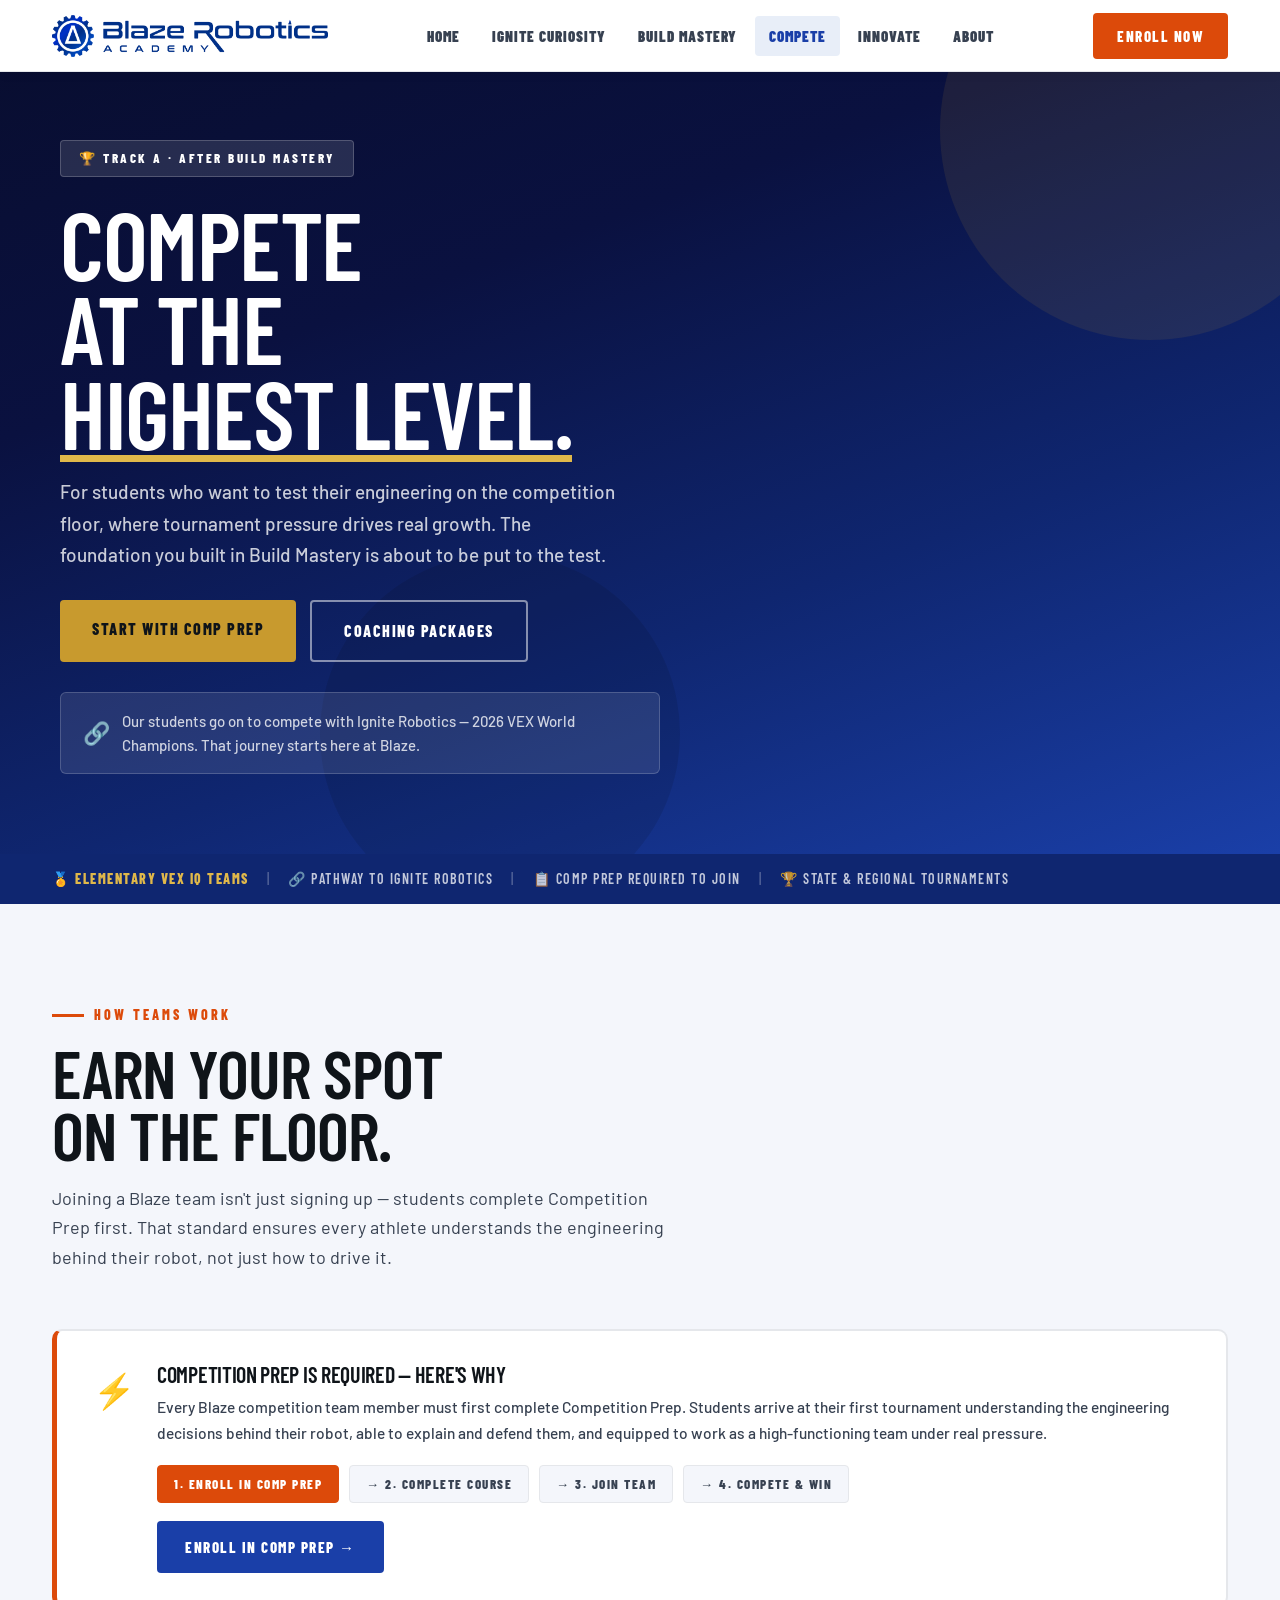
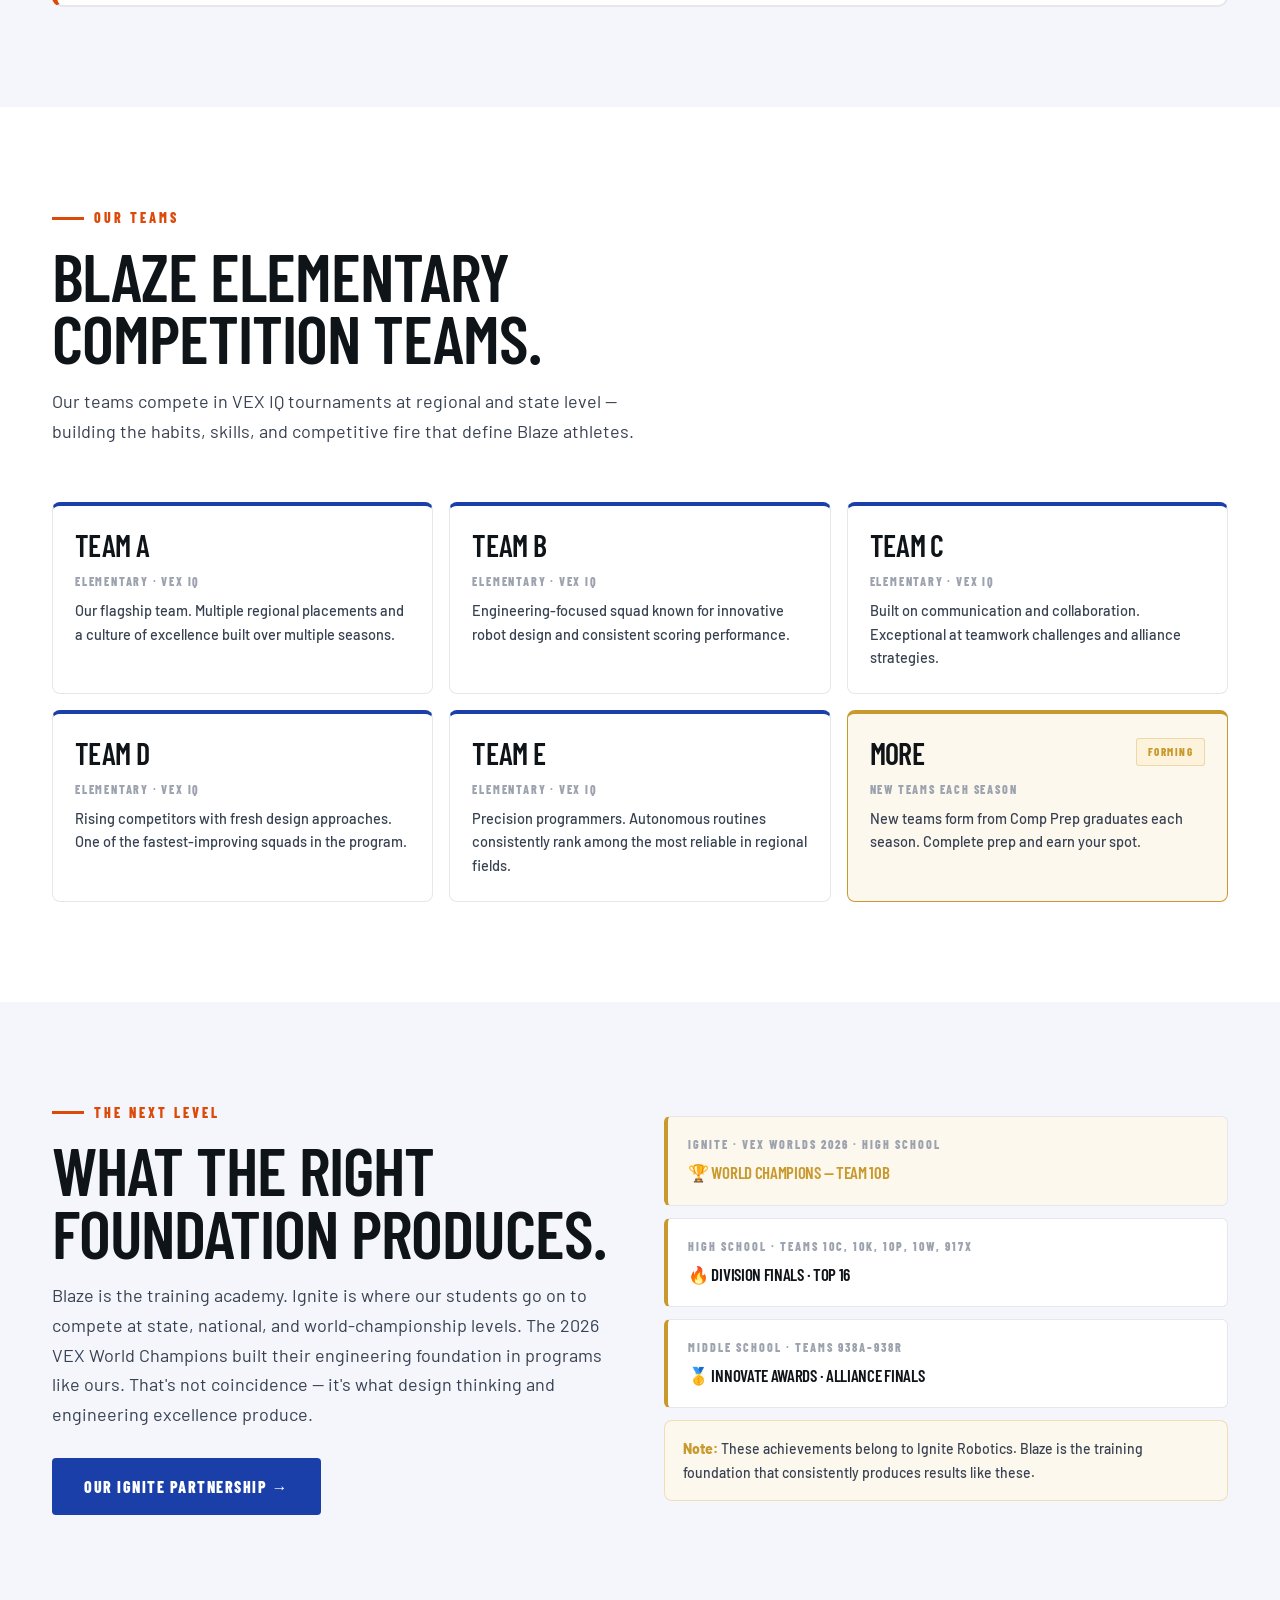
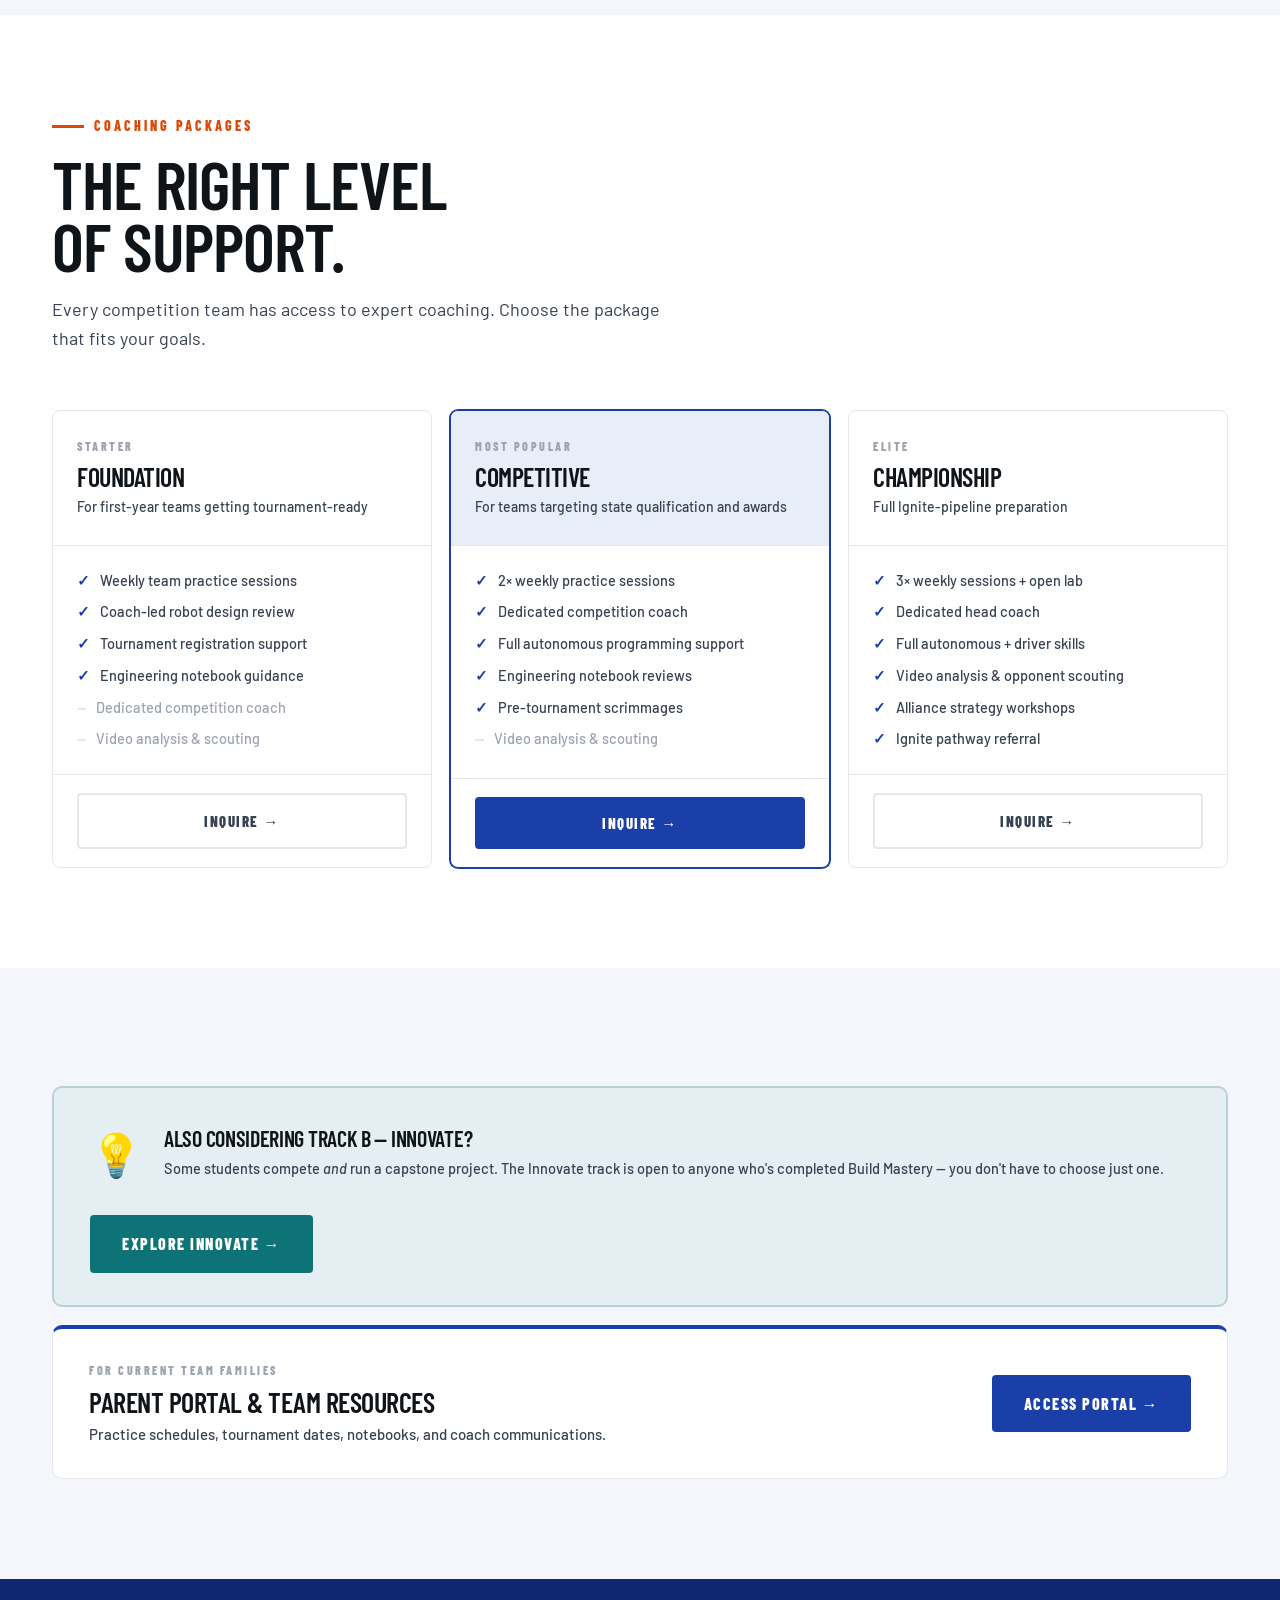
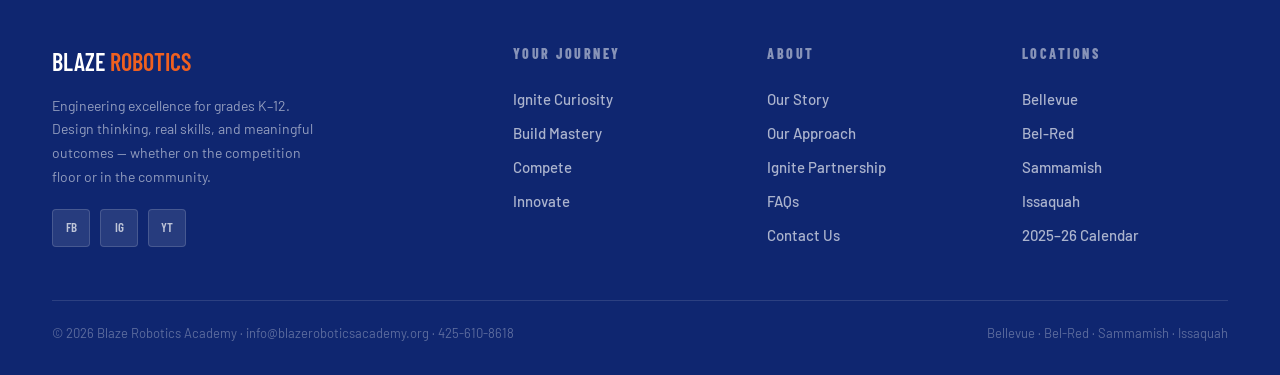
<file: compete.html>
<!DOCTYPE html>
<html lang="en">
<head>
<meta charset="UTF-8"><meta name="viewport" content="width=device-width,initial-scale=1">
<title>Compete — Blaze Robotics Academy</title>
<link href="https://fonts.googleapis.com/css2?family=Barlow+Condensed:wght@400;600;700;800;900&family=Barlow:wght@400;500;600;700&display=swap" rel="stylesheet">
<link rel="stylesheet" href="css/base.css">
<style>
.hero-pg{min-height:62vh;display:flex;align-items:center;padding:140px 60px 80px;position:relative;overflow:hidden;}
.hero-pg::before{content:'';position:absolute;top:-80px;right:-80px;width:420px;height:420px;border-radius:50%;background:rgba(255,255,255,.04);}
.hero-pg::after{content:'';position:absolute;bottom:-60px;left:25%;width:360px;height:360px;border-radius:50%;background:rgba(0,0,0,.1);}
.hc{position:relative;z-index:2;max-width:760px;}
.step-badge{display:inline-flex;align-items:center;gap:10px;background:rgba(255,255,255,.12);border:1px solid rgba(255,255,255,.2);border-radius:4px;padding:7px 18px;font-family:var(--display);font-size:13px;font-weight:800;color:white;text-transform:uppercase;letter-spacing:2.5px;margin-bottom:24px;}
.hero-pg h1{font-family:var(--display);font-size:clamp(52px,8vw,96px);font-weight:600;line-height:.88;color:white;margin-bottom:22px;text-transform:uppercase;letter-spacing:-1.5px;}
.hero-pg h1 em{color:var(--gold-lt);font-style:normal;display:block;}
.hero-pg h1 .lined{position:relative;display:inline-block;}
.hero-pg h1 .lined::after{content:'';position:absolute;left:0;right:0;bottom:-8px;height:7px;background:var(--gold-lt);}
.hero-sub{font-size:19px;color:rgba(255,255,255,.78);line-height:1.65;max-width:560px;margin-bottom:30px;font-weight:500;}
.hero-acts{display:flex;gap:14px;flex-wrap:wrap;}
.hero-note{background:rgba(255,255,255,.1);border:1px solid rgba(255,255,255,.18);border-radius:6px;padding:16px 22px;display:flex;align-items:center;gap:12px;margin-top:30px;max-width:600px;}
.hero-note-ico{font-size:22px;flex-shrink:0;}
.hero-note-txt{font-size:15px;color:rgba(255,255,255,.78);line-height:1.6;font-weight:500;}

.hero-cp{background:linear-gradient(160deg,#080d2e,#0a1140,var(--blue-dk),var(--blue));min-height:74vh;align-items:flex-end;}
.hero-cp::before{background:rgba(200,154,46,.1);}

.gw{background:white;border:2px solid var(--border);border-radius:10px;padding:32px 36px;display:flex;gap:22px;align-items:flex-start;margin-top:56px;border-left:5px solid var(--red);}
.gw-ico{font-size:34px;flex-shrink:0;}
.gw-h{font-family:var(--display);font-size:22px;font-weight:600;color:var(--dark);text-transform:uppercase;letter-spacing:-.3px;margin-bottom:8px;line-height:1.05;}
.gw-b{font-size:15.5px;color:var(--gray-dk);line-height:1.7;margin-bottom:18px;font-weight:500;}
.gw-steps{display:flex;gap:10px;flex-wrap:wrap;margin-bottom:18px;}
.gws{background:var(--off);border:1px solid var(--border);border-radius:4px;padding:8px 16px;font-family:var(--display);font-size:13px;font-weight:800;color:var(--gray-dk);text-transform:uppercase;letter-spacing:1.5px;}
.gws.act{background:var(--red);border-color:var(--red);color:white;}

.tgrid{display:grid;grid-template-columns:repeat(3,1fr);gap:16px;margin-top:56px;}
.tc{background:white;border:1px solid var(--border);border-radius:8px;padding:24px 22px;transition:box-shadow .2s,transform .2s;border-top:4px solid var(--blue);}
.tc:hover{box-shadow:0 6px 24px rgba(15,38,112,.12);transform:translateY(-4px);}
.tc.hi{border-color:var(--gold);background:#fdf8ee;border-top:4px solid var(--gold);}
.tchead{display:flex;justify-content:space-between;align-items:flex-start;margin-bottom:12px;}
.tcname{font-family:var(--display);font-size:30px;font-weight:600;color:var(--dark);text-transform:uppercase;letter-spacing:-.7px;line-height:1;}
.tcaw{font-family:var(--display);font-size:11px;font-weight:800;text-transform:uppercase;letter-spacing:1.5px;color:var(--gold);background:#fdf3dc;border:1px solid rgba(200,154,46,.3);padding:4px 11px;border-radius:3px;}
.tclv{font-family:var(--display);font-size:12px;font-weight:800;text-transform:uppercase;letter-spacing:1.8px;color:var(--gray-lt);margin-bottom:8px;}
.tcd{font-size:14.5px;color:var(--gray-dk);line-height:1.6;font-weight:500;}

.ig-grid{display:grid;grid-template-columns:1fr 1fr;gap:48px;align-items:center;}
.ig-cards{display:flex;flex-direction:column;gap:12px;}
.igc{background:white;border:1px solid var(--border);border-radius:6px;padding:18px 20px;border-left:4px solid var(--gold);}
.igcy{font-family:var(--display);font-size:12px;font-weight:800;text-transform:uppercase;letter-spacing:2px;color:var(--gray-lt);margin-bottom:5px;}
.igcr{font-family:var(--display);font-size:17px;font-weight:600;color:var(--dark);text-transform:uppercase;letter-spacing:-.3px;}

.pkgrid{display:grid;grid-template-columns:repeat(3,1fr);gap:18px;margin-top:56px;}
.pkg{background:white;border:1px solid var(--border);border-radius:8px;overflow:hidden;display:flex;flex-direction:column;transition:transform .2s;}
.pkg:hover{transform:translateY(-4px);}
.pkg.feat{border-color:var(--blue);box-shadow:0 0 0 1px var(--blue);}
.pkg-h{padding:26px 24px;border-bottom:1px solid var(--border);}
.pkg-h.fbg{background:var(--blue-lt);}
.pkg-tier{font-family:var(--display);font-size:12px;font-weight:800;text-transform:uppercase;letter-spacing:2.5px;color:var(--gray-lt);margin-bottom:8px;}
.pkg-name{font-family:var(--display);font-size:26px;font-weight:600;color:var(--dark);text-transform:uppercase;letter-spacing:-.5px;margin-bottom:6px;line-height:1;}
.pkg-desc{font-size:14px;color:var(--gray-dk);font-weight:500;}
.pkg-b{padding:24px;flex:1;}
.pkg-list{list-style:none;display:flex;flex-direction:column;gap:10px;}
.pkg-list li{font-size:14.5px;color:var(--gray-dk);display:flex;gap:10px;line-height:1.5;font-weight:500;}
.pkg-list li::before{content:'✓';color:var(--blue);font-weight:800;flex-shrink:0;}
.pkg-list li.dim{color:var(--gray-lt);}
.pkg-list li.dim::before{content:'—';color:var(--border);}
.pkg-f{padding:18px 24px;border-top:1px solid var(--border);}

.also-inno{background:rgba(13,115,119,.06);border:2px solid rgba(13,115,119,.22);border-radius:10px;padding:32px 36px;margin-top:18px;display:flex;align-items:center;justify-content:space-between;gap:28px;flex-wrap:wrap;}
.ai-ico{font-size:42px;flex-shrink:0;}
.ai-h{font-family:var(--display);font-size:22px;font-weight:600;color:var(--dark);text-transform:uppercase;letter-spacing:-.3px;margin-bottom:7px;line-height:1.05;}
.ai-d{font-size:14.5px;color:var(--gray-dk);line-height:1.65;font-weight:500;}

@media(max-width:960px){
  .hero-pg{padding:110px 24px 60px;}
  .tgrid,.ig-grid,.pkgrid{grid-template-columns:1fr;}
}
</style>
</head>
<body>
<nav>
  <a href="index.html" class="logo">
    <img src="assets/img/logo_trimmed.png" alt="Blaze Robotics Academy" class="logo-img">
  </a>
  <button class="hbg">&#9776;</button>
  <div class="nl"><a href="index.html" class="">Home</a>
    <a href="ignite.html" class="">Ignite Curiosity</a>
    <a href="build.html" class="">Build Mastery</a>
    <a href="compete.html" class="on">Compete</a>
    <a href="innovate.html" class="">Innovate</a>
    <a href="about.html" class="">About</a></div>
  <a href="https://app.amilia.com/store/en/blazeroboticsacademy/shop/programs" class="enroll">Enroll Now</a>
</nav>

<section class="hero-pg hero-cp">
  <div class="hc">
    <div class="step-badge">🏆 Track A · After Build Mastery</div>
    <h1>Compete<br>at the<br><span class="lined">Highest Level.</span></h1>
    <p class="hero-sub">For students who want to test their engineering on the competition floor, where tournament pressure drives real growth. The foundation you built in Build Mastery is about to be put to the test.</p>
    <div class="hero-acts">
      <a href="build.html" class="btn btn-gold btn-lg">Start with Comp Prep</a>
      <a href="#coaching" class="btn btn-out-w btn-lg">Coaching Packages</a>
    </div>
    <div class="hero-note">
      <div class="hero-note-ico">🔗</div>
      <div class="hero-note-txt">Our students go on to compete with Ignite Robotics — 2026 VEX World Champions. That journey starts here at Blaze.</div>
    </div>
  </div>
</section>

<div class="ticker">
  <span class="hi">🏅 Elementary VEX IQ Teams</span>
  <span class="sp">|</span><span>🔗 Pathway to Ignite Robotics</span>
  <span class="sp">|</span><span>📋 Comp Prep Required to Join</span>
  <span class="sp">|</span><span>🏆 State &amp; Regional Tournaments</span>
</div>

<section class="sec bg-off">
  <div class="rv"><div class="lbl">How Teams Work</div><div class="h2">Earn Your Spot<br>on the Floor.</div><p class="lead">Joining a Blaze team isn't just signing up — students complete Competition Prep first. That standard ensures every athlete understands the engineering behind their robot, not just how to drive it.</p></div>
  <div class="gw rv d1">
    <div class="gw-ico">⚡</div>
    <div>
      <div class="gw-h">Competition Prep is Required — Here's Why</div>
      <div class="gw-b">Every Blaze competition team member must first complete Competition Prep. Students arrive at their first tournament understanding the engineering decisions behind their robot, able to explain and defend them, and equipped to work as a high-functioning team under real pressure.</div>
      <div class="gw-steps">
        <div class="gws act">1. Enroll in Comp Prep</div>
        <div class="gws">→ 2. Complete Course</div>
        <div class="gws">→ 3. Join Team</div>
        <div class="gws">→ 4. Compete &amp; Win</div>
      </div>
      <a href="build.html" class="btn btn-blue">Enroll in Comp Prep →</a>
    </div>
  </div>
</section>

<section class="sec bg-white" id="teams">
  <div class="rv"><div class="lbl">Our Teams</div><div class="h2">Blaze Elementary<br>Competition Teams.</div><p class="lead">Our teams compete in VEX IQ tournaments at regional and state level — building the habits, skills, and competitive fire that define Blaze athletes.</p></div>
  <div class="tgrid">
    <div class="tc rv d1"><div class="tchead"><div class="tcname">Team A</div></div><div class="tclv">Elementary · VEX IQ</div><div class="tcd">Our flagship team. Multiple regional placements and a culture of excellence built over multiple seasons.</div></div>
    <div class="tc rv d2"><div class="tchead"><div class="tcname">Team B</div></div><div class="tclv">Elementary · VEX IQ</div><div class="tcd">Engineering-focused squad known for innovative robot design and consistent scoring performance.</div></div>
    <div class="tc rv d3"><div class="tchead"><div class="tcname">Team C</div></div><div class="tclv">Elementary · VEX IQ</div><div class="tcd">Built on communication and collaboration. Exceptional at teamwork challenges and alliance strategies.</div></div>
    <div class="tc rv d1"><div class="tchead"><div class="tcname">Team D</div></div><div class="tclv">Elementary · VEX IQ</div><div class="tcd">Rising competitors with fresh design approaches. One of the fastest-improving squads in the program.</div></div>
    <div class="tc rv d2"><div class="tchead"><div class="tcname">Team E</div></div><div class="tclv">Elementary · VEX IQ</div><div class="tcd">Precision programmers. Autonomous routines consistently rank among the most reliable in regional fields.</div></div>
    <div class="tc hi rv d3"><div class="tchead"><div class="tcname">More</div><div class="tcaw">Forming</div></div><div class="tclv">New Teams Each Season</div><div class="tcd">New teams form from Comp Prep graduates each season. Complete prep and earn your spot.</div></div>
  </div>
</section>

<section class="sec bg-off">
  <div class="ig-grid rv">
    <div>
      <div class="lbl">The Next Level</div>
      <div class="h2">What the Right<br>Foundation Produces.</div>
      <p class="lead" style="margin-top:14px;">Blaze is the training academy. Ignite is where our students go on to compete at state, national, and world-championship levels. The 2026 VEX World Champions built their engineering foundation in programs like ours. That's not coincidence — it's what design thinking and engineering excellence produce.</p>
      <div style="margin-top:28px;"><a href="about.html#ignite" class="btn btn-blue btn-lg">Our Ignite Partnership →</a></div>
    </div>
    <div class="ig-cards rv d2">
      <div class="igc" style="border-left-color:var(--gold);background:#fdf8ee;"><div class="igcy">Ignite · VEX Worlds 2026 · High School</div><div class="igcr" style="color:var(--gold);">🏆 World Champions — Team 10B</div></div>
      <div class="igc"><div class="igcy">High School · Teams 10C, 10K, 10P, 10W, 917X</div><div class="igcr">🔥 Division Finals · Top 16</div></div>
      <div class="igc"><div class="igcy">Middle School · Teams 938A–938R</div><div class="igcr">🥇 Innovate Awards · Alliance Finals</div></div>
      <div style="background:#fdf8ee;border:1px solid rgba(200,154,46,.28);border-radius:8px;padding:16px 18px;">
        <div style="font-size:14px;color:var(--gray-dk);line-height:1.65;font-weight:500;"><strong style="color:var(--gold);font-weight:800;">Note:</strong> These achievements belong to Ignite Robotics. Blaze is the training foundation that consistently produces results like these.</div>
      </div>
    </div>
  </div>
</section>

<section class="sec bg-white" id="coaching">
  <div class="rv"><div class="lbl">Coaching Packages</div><div class="h2">The Right Level<br>of Support.</div><p class="lead">Every competition team has access to expert coaching. Choose the package that fits your goals.</p></div>
  <div class="pkgrid">
    <div class="pkg rv d1">
      <div class="pkg-h"><div class="pkg-tier">Starter</div><div class="pkg-name">Foundation</div><div class="pkg-desc">For first-year teams getting tournament-ready</div></div>
      <div class="pkg-b"><ul class="pkg-list"><li>Weekly team practice sessions</li><li>Coach-led robot design review</li><li>Tournament registration support</li><li>Engineering notebook guidance</li><li class="dim">Dedicated competition coach</li><li class="dim">Video analysis &amp; scouting</li></ul></div>
      <div class="pkg-f"><a href="https://www.blazeroboticsacademy.org/contact-us" class="btn btn-ghost" style="display:block;text-align:center;">Inquire →</a></div>
    </div>
    <div class="pkg feat rv d2">
      <div class="pkg-h fbg"><div class="pkg-tier">Most Popular</div><div class="pkg-name">Competitive</div><div class="pkg-desc">For teams targeting state qualification and awards</div></div>
      <div class="pkg-b"><ul class="pkg-list"><li>2× weekly practice sessions</li><li>Dedicated competition coach</li><li>Full autonomous programming support</li><li>Engineering notebook reviews</li><li>Pre-tournament scrimmages</li><li class="dim">Video analysis &amp; scouting</li></ul></div>
      <div class="pkg-f"><a href="https://www.blazeroboticsacademy.org/contact-us" class="btn btn-blue" style="display:block;text-align:center;">Inquire →</a></div>
    </div>
    <div class="pkg rv d3">
      <div class="pkg-h"><div class="pkg-tier">Elite</div><div class="pkg-name">Championship</div><div class="pkg-desc">Full Ignite-pipeline preparation</div></div>
      <div class="pkg-b"><ul class="pkg-list"><li>3× weekly sessions + open lab</li><li>Dedicated head coach</li><li>Full autonomous + driver skills</li><li>Video analysis &amp; opponent scouting</li><li>Alliance strategy workshops</li><li>Ignite pathway referral</li></ul></div>
      <div class="pkg-f"><a href="https://www.blazeroboticsacademy.org/contact-us" class="btn btn-ghost" style="display:block;text-align:center;">Inquire →</a></div>
    </div>
  </div>
</section>

<section class="sec bg-off">
  <div class="also-inno rv">
    <div style="display:flex;align-items:center;gap:22px;">
      <div class="ai-ico">💡</div>
      <div>
        <div class="ai-h">Also Considering Track B — Innovate?</div>
        <div class="ai-d">Some students compete <em>and</em> run a capstone project. The Innovate track is open to anyone who's completed Build Mastery — you don't have to choose just one.</div>
      </div>
    </div>
    <a href="innovate.html" class="btn btn-teal btn-lg">Explore Innovate →</a>
  </div>
  <div style="display:flex;align-items:center;justify-content:space-between;background:white;border:1px solid var(--border);border-radius:10px;padding:32px 36px;flex-wrap:wrap;gap:22px;margin-top:18px;border-top:4px solid var(--blue);" class="rv d1">
    <div>
      <div style="font-family:var(--display);font-size:12px;font-weight:800;text-transform:uppercase;letter-spacing:2.5px;color:var(--gray-lt);margin-bottom:8px;">For Current Team Families</div>
      <div style="font-family:var(--display);font-size:28px;font-weight:600;color:var(--dark);margin-bottom:6px;text-transform:uppercase;letter-spacing:-.5px;line-height:1;">Parent Portal &amp; Team Resources</div>
      <div style="font-size:15px;color:var(--gray-dk);font-weight:500;">Practice schedules, tournament dates, notebooks, and coach communications.</div>
    </div>
    <a href="https://www.blazeroboticsacademy.org/parent-portal-team-resources" class="btn btn-blue btn-lg">Access Portal →</a>
  </div>
</section>

<footer>
  <div class="fg">
    <div>
      <div class="fn">Blaze <em>Robotics</em></div>
      <div class="fd">Engineering excellence for grades K–12. Design thinking, real skills, and meaningful outcomes — whether on the competition floor or in the community.</div>
      <div class="fs">
        <a href="https://www.facebook.com/BlazeEdu/" class="fsc">FB</a>
        <a href="https://www.instagram.com/blaze_robotics/" class="fsc">IG</a>
        <a href="https://www.youtube.com/@BlazeRoboticsAcademy" class="fsc">YT</a>
      </div>
    </div>
    <div class="fc"><div class="fch">Your Journey</div>
      <a href="ignite.html">Ignite Curiosity</a>
      <a href="build.html">Build Mastery</a>
      <a href="compete.html">Compete</a>
      <a href="innovate.html">Innovate</a>
    </div>
    <div class="fc"><div class="fch">About</div>
      <a href="about.html">Our Story</a>
      <a href="about.html#approach">Our Approach</a>
      <a href="about.html#ignite">Ignite Partnership</a>
      <a href="about.html#faqs">FAQs</a>
      <a href="https://www.blazeroboticsacademy.org/contact-us">Contact Us</a>
    </div>
    <div class="fc"><div class="fch">Locations</div>
      <a href="#">Bellevue</a><a href="#">Bel-Red</a>
      <a href="#">Sammamish</a><a href="#">Issaquah</a>
      <a href="https://www.blazeroboticsacademy.org/2025-26-calendar">2025–26 Calendar</a>
    </div>
  </div>
  <div class="fb">
    <div class="fc2">© 2026 Blaze Robotics Academy · info@blazeroboticsacademy.org · 425-610-8618</div>
    <div class="fc2">Bellevue · Bel-Red · Sammamish · Issaquah</div>
  </div>
</footer>
<script src="js/main.js"></script>
</body>
</html>
</file>
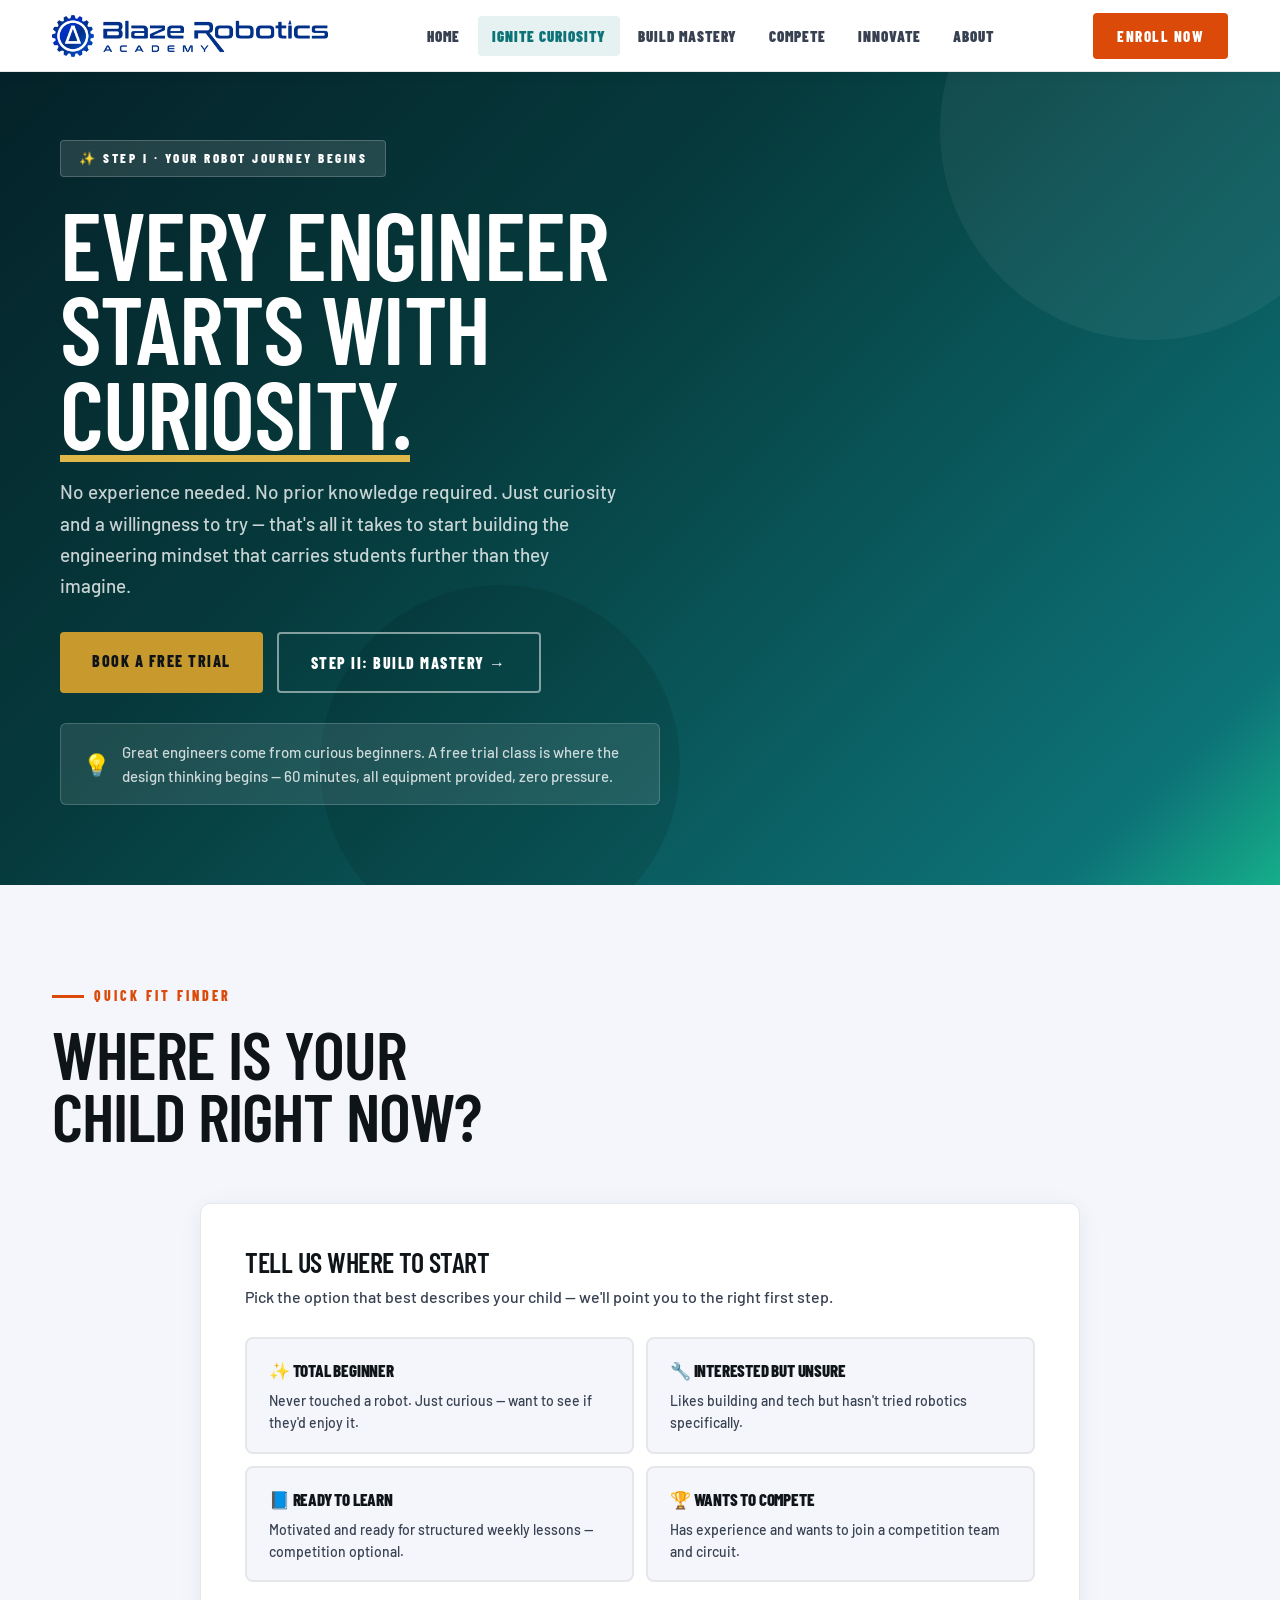
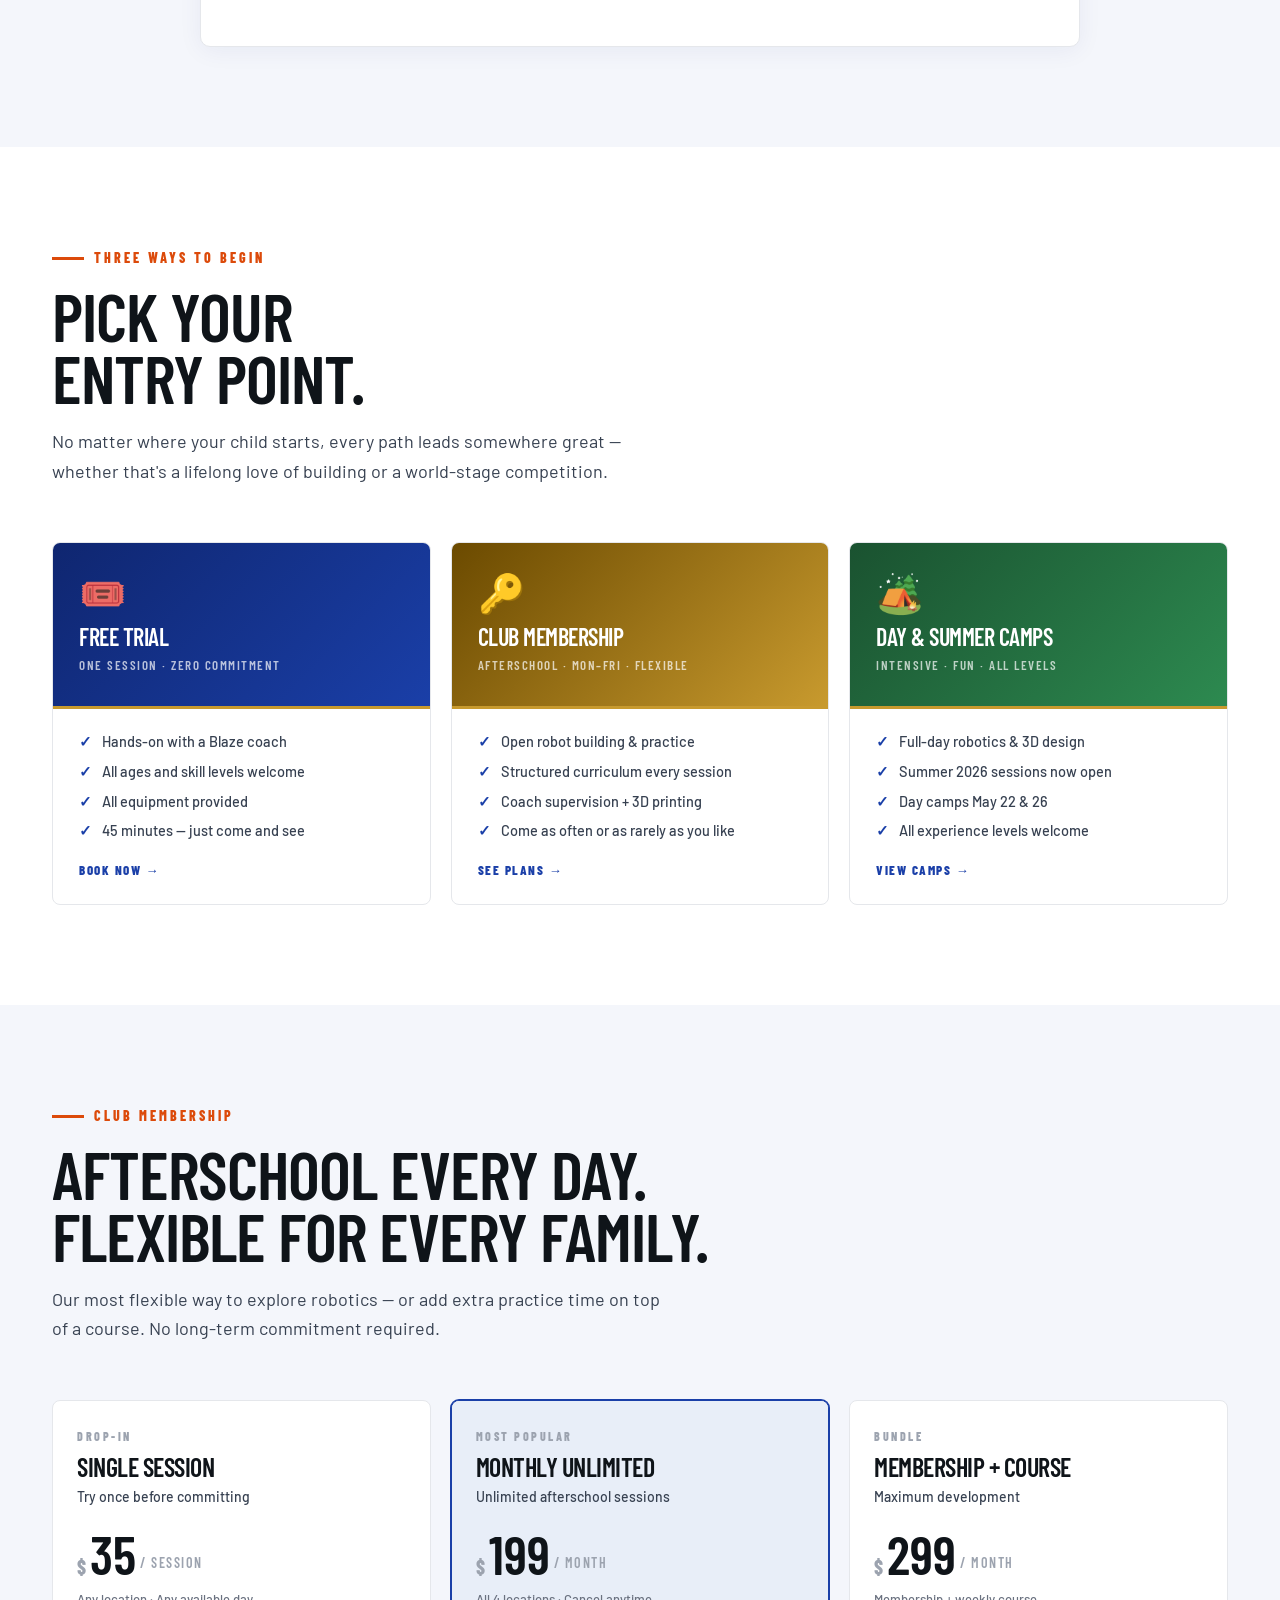
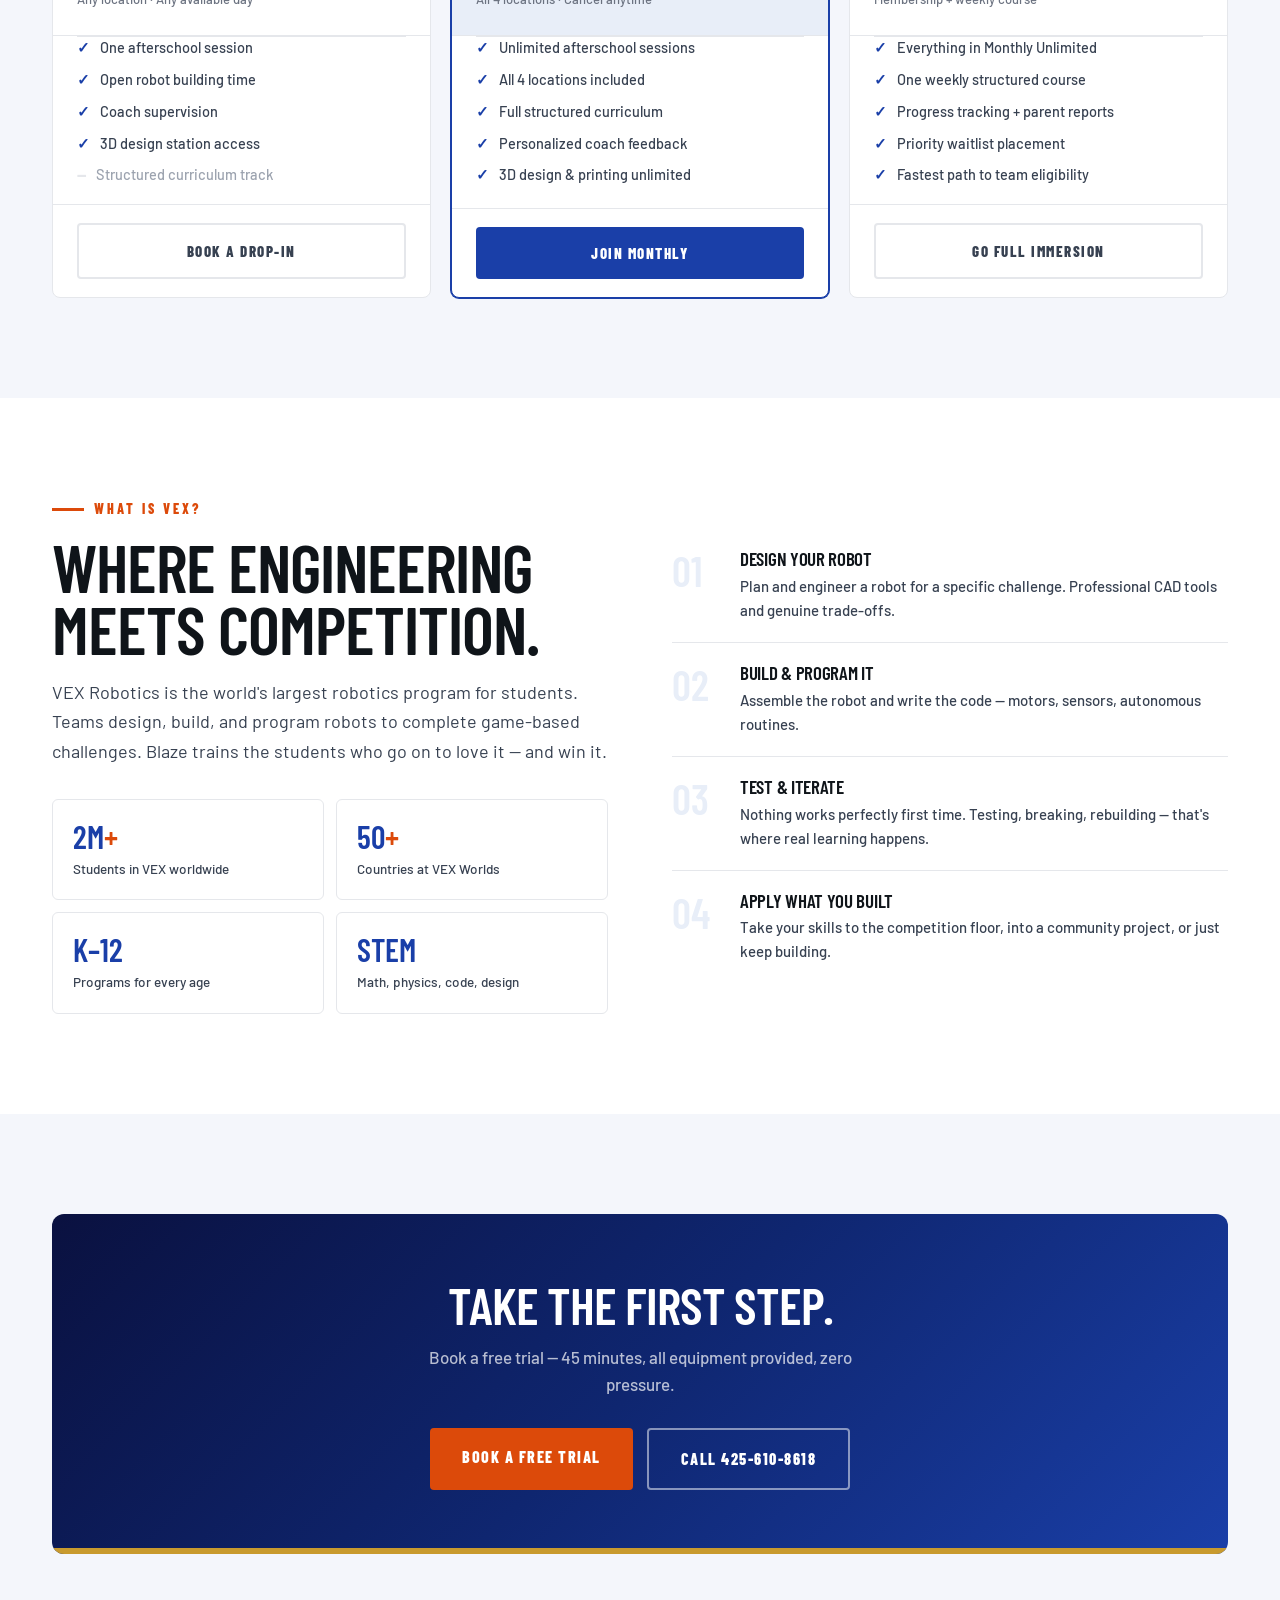
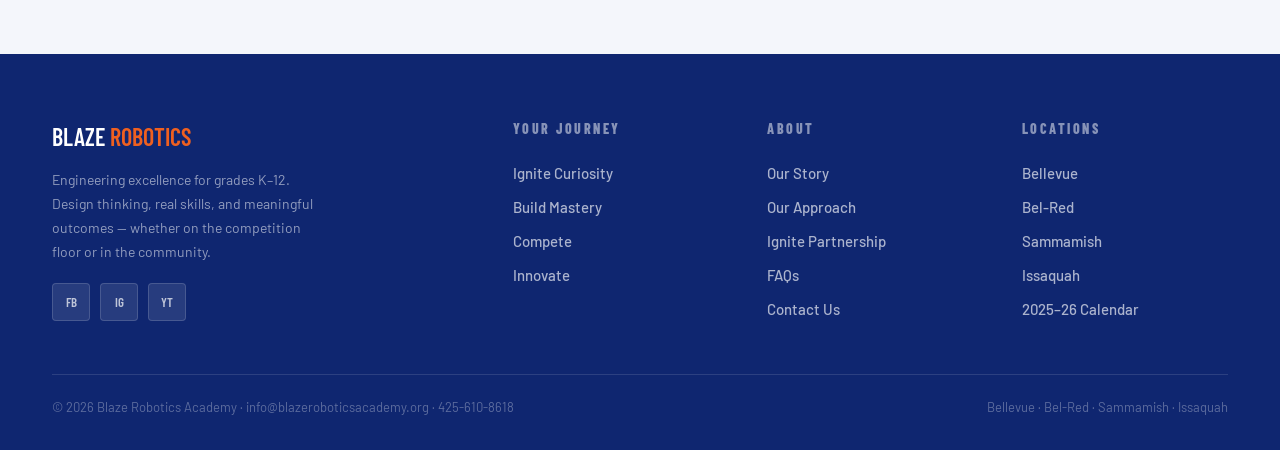
<file: ignite.html>
<!DOCTYPE html>
<html lang="en">
<head>
<meta charset="UTF-8"><meta name="viewport" content="width=device-width,initial-scale=1">
<title>Ignite Curiosity — Blaze Robotics Academy</title>
<link href="https://fonts.googleapis.com/css2?family=Barlow+Condensed:wght@400;600;700;800;900&family=Barlow:wght@400;500;600;700&display=swap" rel="stylesheet">
<link rel="stylesheet" href="css/base.css">
<style>
.hero-pg{min-height:62vh;display:flex;align-items:center;padding:140px 60px 80px;
  position:relative;overflow:hidden;}
.hero-pg::before{content:'';position:absolute;top:-80px;right:-80px;width:420px;height:420px;
  border-radius:50%;background:rgba(255,255,255,.04);}
.hero-pg::after{content:'';position:absolute;bottom:-60px;left:25%;width:360px;height:360px;
  border-radius:50%;background:rgba(0,0,0,.1);}
.hc{position:relative;z-index:2;max-width:760px;}
.step-badge{display:inline-flex;align-items:center;gap:10px;background:rgba(255,255,255,.12);
  border:1px solid rgba(255,255,255,.2);border-radius:4px;padding:7px 18px;
  font-family:var(--display);font-size:13px;font-weight:800;color:white;
  text-transform:uppercase;letter-spacing:2.5px;margin-bottom:24px;}
.hero-pg h1{font-family:var(--display);font-size:clamp(52px,8vw,96px);font-weight:600;
  line-height:.88;color:white;margin-bottom:22px;text-transform:uppercase;letter-spacing:-1.5px;}
.hero-pg h1 em{color:var(--gold-lt);font-style:normal;display:block;}
.hero-pg h1 .lined{position:relative;display:inline-block;}
.hero-pg h1 .lined::after{content:'';position:absolute;left:0;right:0;bottom:-8px;height:7px;background:var(--gold-lt);}
.hero-sub{font-size:19px;color:rgba(255,255,255,.78);line-height:1.65;max-width:560px;margin-bottom:30px;font-weight:500;}
.hero-acts{display:flex;gap:14px;flex-wrap:wrap;}
.hero-note{background:rgba(255,255,255,.1);border:1px solid rgba(255,255,255,.18);
  border-radius:6px;padding:16px 22px;display:flex;align-items:center;gap:12px;
  margin-top:30px;max-width:600px;}
.hero-note-ico{font-size:22px;flex-shrink:0;}
.hero-note-txt{font-size:15px;color:rgba(255,255,255,.78);line-height:1.6;font-weight:500;}

.hero-ig{background:linear-gradient(135deg,#042027,#063a3c 40%,var(--teal) 90%,#15ae8a);}
.hero-ig::before{background:rgba(255,255,255,.05);}

.qbox{background:white;border:1px solid var(--border);border-radius:10px;padding:44px;
  max-width:880px;margin:56px auto 0;box-shadow:0 4px 24px rgba(15,38,112,.06);}
.qh{font-family:var(--display);font-size:28px;font-weight:600;color:var(--dark);
  text-transform:uppercase;letter-spacing:-.5px;margin-bottom:8px;line-height:1;}
.qs{font-size:16px;color:var(--gray-dk);margin-bottom:28px;font-weight:500;}
.qopts{display:grid;grid-template-columns:1fr 1fr;gap:12px;margin-bottom:20px;}
.qo{background:var(--off);border:2px solid var(--border);border-radius:8px;
  padding:18px 22px;cursor:pointer;transition:all .18s;text-align:left;}
.qo:hover,.qo.sel{border-color:var(--blue);background:var(--blue-lt);}
.qoh{font-family:var(--display);font-size:17px;font-weight:800;color:var(--dark);
  text-transform:uppercase;letter-spacing:-.2px;margin-bottom:6px;}
.qod{font-size:14px;color:var(--gray-dk);line-height:1.55;font-weight:500;}
.qr{display:none;background:var(--blue-lt);border:2px solid var(--blue);
  border-radius:8px;padding:26px 28px;}
.qr.show{display:block;}
.qrl{font-family:var(--display);font-size:12px;font-weight:800;text-transform:uppercase;
  letter-spacing:2.5px;color:var(--blue);margin-bottom:8px;}
.qrh{font-family:var(--display);font-size:24px;font-weight:600;color:var(--dark);
  text-transform:uppercase;letter-spacing:-.5px;margin-bottom:10px;line-height:1;}
.qrb{font-size:15px;color:var(--gray-dk);line-height:1.6;margin-bottom:20px;font-weight:500;}

.egrid{display:grid;grid-template-columns:repeat(3,1fr);gap:20px;margin-top:56px;}
.ec{background:white;border:1px solid var(--border);border-radius:8px;overflow:hidden;
  transition:box-shadow .2s,transform .2s;text-decoration:none;display:block;}
.ec:hover{box-shadow:0 8px 32px rgba(15,38,112,.14);transform:translateY(-5px);}
.ect{padding:30px 26px;border-bottom:3px solid var(--gold);}
.e1{background:linear-gradient(135deg,var(--blue-dk),var(--blue));}
.e2{background:linear-gradient(135deg,#6b4a00,var(--gold));}
.e3{background:linear-gradient(135deg,#1a5230,#2d8a50);}
.ec-ico{font-size:38px;margin-bottom:14px;line-height:1;}
.ec-title{font-family:var(--display);font-size:24px;font-weight:600;color:white;
  text-transform:uppercase;letter-spacing:-.5px;margin-bottom:6px;line-height:1;}
.ec-sub{font-family:var(--display);font-size:13px;font-weight:600;color:rgba(255,255,255,.7);
  text-transform:uppercase;letter-spacing:1.5px;}
.ecb{padding:22px 26px;}
.ecb ul{list-style:none;display:flex;flex-direction:column;gap:8px;}
.ecb li{font-size:14.5px;color:var(--gray-dk);display:flex;gap:10px;line-height:1.5;font-weight:500;}
.ecb li::before{content:'✓';color:var(--blue);font-weight:800;flex-shrink:0;}
.ec-link{display:inline-block;margin-top:18px;font-family:var(--display);font-size:13px;
  font-weight:800;color:var(--blue);text-transform:uppercase;letter-spacing:1.5px;}

.pgrid{display:grid;grid-template-columns:repeat(3,1fr);gap:20px;margin-top:56px;}
.pc{background:white;border:1px solid var(--border);border-radius:8px;overflow:hidden;
  display:flex;flex-direction:column;transition:transform .2s;}
.pc:hover{transform:translateY(-4px);}
.pc.feat{border-color:var(--blue);box-shadow:0 0 0 1px var(--blue);}
.pc-h{padding:26px 24px;border-bottom:1px solid var(--border);}
.pc-h.feat-bg{background:var(--blue-lt);}
.pc-tier{font-family:var(--display);font-size:12px;font-weight:800;text-transform:uppercase;
  letter-spacing:2.5px;color:var(--gray-lt);margin-bottom:8px;}
.pc-name{font-family:var(--display);font-size:26px;font-weight:600;color:var(--dark);
  text-transform:uppercase;letter-spacing:-.5px;margin-bottom:6px;line-height:1;}
.pc-desc{font-size:14px;color:var(--gray-dk);font-weight:500;}
.pc-price{display:flex;align-items:baseline;gap:4px;margin:18px 0 6px;}
.pc-cur{font-family:var(--display);font-size:20px;font-weight:800;color:var(--gray-lt);}
.pc-num{font-family:var(--display);font-size:54px;font-weight:600;line-height:1;color:var(--dark);}
.pc-per{font-family:var(--display);font-size:14px;font-weight:600;color:var(--gray-lt);
  text-transform:uppercase;letter-spacing:1.5px;align-self:flex-end;padding-bottom:8px;}
.pc-note{font-size:13px;color:var(--gray);font-weight:500;}
.pc-div{height:1px;background:var(--border);margin:16px 0;}
.pc-feats{list-style:none;display:flex;flex-direction:column;gap:10px;flex:1;padding:0 24px;}
.pc-feats li{font-size:14.5px;color:var(--gray-dk);display:flex;gap:10px;line-height:1.5;font-weight:500;}
.pc-feats li::before{content:'✓';color:var(--blue);font-weight:800;flex-shrink:0;}
.pc-feats li.dim{color:var(--gray-lt);}
.pc-feats li.dim::before{content:'—';color:var(--border);}
.pc-foot{padding:18px 24px;border-top:1px solid var(--border);margin-top:18px;}

.vg{display:grid;grid-template-columns:1fr 1fr;gap:64px;align-items:center;}
.vfacts{display:grid;grid-template-columns:1fr 1fr;gap:12px;margin-top:32px;}
.vf{background:white;border:1px solid var(--border);border-radius:6px;padding:20px;}
.vfn{font-family:var(--display);font-size:32px;font-weight:600;color:var(--blue);line-height:1;}
.vfl{font-size:13.5px;color:var(--gray-dk);margin-top:6px;font-weight:500;}
.vsteps{display:flex;flex-direction:column;}
.vs{display:flex;gap:20px;padding:20px 0;border-bottom:1px solid var(--border);}
.vs:last-child{border-bottom:none;}
.vsn{font-family:var(--display);font-size:42px;font-weight:600;color:var(--blue-lt);
  min-width:48px;line-height:1;}
.vsh{font-family:var(--display);font-size:19px;font-weight:600;color:var(--dark);
  text-transform:uppercase;letter-spacing:-.3px;margin-bottom:5px;line-height:1.05;}
.vsd{font-size:15px;color:var(--gray-dk);line-height:1.6;font-weight:500;}

@media(max-width:960px){
  .hero-pg{padding:110px 24px 60px;}
  .qopts,.egrid,.pgrid,.vg{grid-template-columns:1fr;}
}
</style>
</head>
<body>
<nav>
  <a href="index.html" class="logo">
    <img src="assets/img/logo_trimmed.png" alt="Blaze Robotics Academy" class="logo-img">
  </a>
  <button class="hbg">&#9776;</button>
  <div class="nl"><a href="index.html" class="">Home</a>
    <a href="ignite.html" class="on-ignite">Ignite Curiosity</a>
    <a href="build.html" class="">Build Mastery</a>
    <a href="compete.html" class="">Compete</a>
    <a href="innovate.html" class="">Innovate</a>
    <a href="about.html" class="">About</a></div>
  <a href="https://app.amilia.com/store/en/blazeroboticsacademy/shop/programs" class="enroll">Enroll Now</a>
</nav>

<section class="hero-pg hero-ig">
  <div class="hc">
    <div class="step-badge">✨ Step I · Your Robot Journey Begins</div>
    <h1>Every Engineer<br>Starts With<br><span class="lined">Curiosity.</span></h1>
    <p class="hero-sub">No experience needed. No prior knowledge required. Just curiosity and a willingness to try — that's all it takes to start building the engineering mindset that carries students further than they imagine.</p>
    <div class="hero-acts">
      <a href="https://app.amilia.com/store/en/blazeroboticsacademy/shop/programs" class="btn btn-gold btn-lg">Book a Free Trial</a>
      <a href="build.html" class="btn btn-out-w btn-lg">Step II: Build Mastery →</a>
    </div>
    <div class="hero-note">
      <div class="hero-note-ico">💡</div>
      <div class="hero-note-txt">Great engineers come from curious beginners. A free trial class is where the design thinking begins — 60 minutes, all equipment provided, zero pressure.</div>
    </div>
  </div>
</section>

<section class="sec bg-off">
  <div class="rv"><div class="lbl">Quick Fit Finder</div><div class="h2">Where Is Your<br>Child Right Now?</div></div>
  <div class="qbox rv d1">
    <div class="qh">Tell Us Where to Start</div>
    <div class="qs">Pick the option that best describes your child — we'll point you to the right first step.</div>
    <div class="qopts">
      <div class="qo" onclick="showQ('trial',this)"><div class="qoh">✨ Total Beginner</div><div class="qod">Never touched a robot. Just curious — want to see if they'd enjoy it.</div></div>
      <div class="qo" onclick="showQ('member',this)"><div class="qoh">🔧 Interested But Unsure</div><div class="qod">Likes building and tech but hasn't tried robotics specifically.</div></div>
      <div class="qo" onclick="showQ('course',this)"><div class="qoh">📘 Ready to Learn</div><div class="qod">Motivated and ready for structured weekly lessons — competition optional.</div></div>
      <div class="qo" onclick="showQ('compete',this)"><div class="qoh">🏆 Wants to Compete</div><div class="qod">Has experience and wants to join a competition team and circuit.</div></div>
    </div>
    <div class="qr" id="q-trial"><div class="qrl">We Recommend</div><div class="qrh">Free Trial Class</div><div class="qrb">One hands-on session with a Blaze coach. Zero commitment — just come and see. If they love it, we'll find the perfect next step together.</div><a href="https://app.amilia.com/store/en/blazeroboticsacademy/shop/programs" class="btn btn-blue">Book a Free Trial</a></div>
    <div class="qr" id="q-member"><div class="qrl">We Recommend</div><div class="qrh">Club Membership</div><div class="qrb">Afterschool Mon–Fri with open build time, guided lessons, and coaching. Flexible — come as often as you like.</div><a href="#membership" class="btn btn-blue">See Membership Plans</a></div>
    <div class="qr" id="q-course"><div class="qrl">We Recommend</div><div class="qrh">Blaze Courses</div><div class="qrb">RoboQuests (K–3), LaunchPad, or RoboChamps (3–11) — structured weekly sessions building real engineering and design thinking skills.</div><a href="build.html" class="btn btn-blue">Browse Courses</a></div>
    <div class="qr" id="q-compete"><div class="qrl">We Recommend</div><div class="qrh">Competition Prep → Teams</div><div class="qrb">Start with our Competition Prep course — the required gateway to our elementary competition teams.</div><a href="compete.html" class="btn btn-blue">Learn About Teams</a></div>
  </div>
</section>

<section class="sec bg-white">
  <div class="rv"><div class="lbl">Three Ways to Begin</div><div class="h2">Pick Your<br>Entry Point.</div><p class="lead">No matter where your child starts, every path leads somewhere great — whether that's a lifelong love of building or a world-stage competition.</p></div>
  <div class="egrid">
    <a href="https://app.amilia.com/store/en/blazeroboticsacademy/shop/programs" class="ec rv d1">
      <div class="ect e1"><div class="ec-ico">🎟️</div><div class="ec-title">Free Trial</div><div class="ec-sub">One Session · Zero Commitment</div></div>
      <div class="ecb"><ul><li>Hands-on with a Blaze coach</li><li>All ages and skill levels welcome</li><li>All equipment provided</li><li>45 minutes — just come and see</li></ul><div class="ec-link">Book Now →</div></div>
    </a>
    <a href="#membership" class="ec rv d2">
      <div class="ect e2"><div class="ec-ico">🔑</div><div class="ec-title">Club Membership</div><div class="ec-sub">Afterschool · Mon–Fri · Flexible</div></div>
      <div class="ecb"><ul><li>Open robot building &amp; practice</li><li>Structured curriculum every session</li><li>Coach supervision + 3D printing</li><li>Come as often or as rarely as you like</li></ul><div class="ec-link">See Plans →</div></div>
    </a>
    <a href="build.html#camps" class="ec rv d3">
      <div class="ect e3"><div class="ec-ico">🏕️</div><div class="ec-title">Day &amp; Summer Camps</div><div class="ec-sub">Intensive · Fun · All Levels</div></div>
      <div class="ecb"><ul><li>Full-day robotics &amp; 3D design</li><li>Summer 2026 sessions now open</li><li>Day camps May 22 &amp; 26</li><li>All experience levels welcome</li></ul><div class="ec-link">View Camps →</div></div>
    </a>
  </div>
</section>

<section class="sec bg-off" id="membership">
  <div class="rv"><div class="lbl">Club Membership</div><div class="h2">Afterschool Every Day.<br>Flexible for Every Family.</div><p class="lead">Our most flexible way to explore robotics — or add extra practice time on top of a course. No long-term commitment required.</p></div>
  <div class="pgrid">
    <div class="pc rv d1">
      <div class="pc-h"><div class="pc-tier">Drop-In</div><div class="pc-name">Single Session</div><div class="pc-desc">Try once before committing</div>
        <div class="pc-price"><div class="pc-cur">$</div><div class="pc-num">35</div><div class="pc-per">/ Session</div></div>
        <div class="pc-note">Any location · Any available day</div>
      </div>
      <div class="pc-div" style="margin:0 24px;"></div>
      <ul class="pc-feats"><li>One afterschool session</li><li>Open robot building time</li><li>Coach supervision</li><li>3D design station access</li><li class="dim">Structured curriculum track</li></ul>
      <div class="pc-foot"><a href="https://app.amilia.com/store/en/blazeroboticsacademy/shop/programs" class="btn btn-ghost" style="display:block;text-align:center;">Book a Drop-In</a></div>
    </div>
    <div class="pc feat rv d2">
      <div class="pc-h feat-bg"><div class="pc-tier">Most Popular</div><div class="pc-name">Monthly Unlimited</div><div class="pc-desc">Unlimited afterschool sessions</div>
        <div class="pc-price"><div class="pc-cur">$</div><div class="pc-num">199</div><div class="pc-per">/ Month</div></div>
        <div class="pc-note">All 4 locations · Cancel anytime</div>
      </div>
      <div class="pc-div" style="margin:0 24px;"></div>
      <ul class="pc-feats"><li>Unlimited afterschool sessions</li><li>All 4 locations included</li><li>Full structured curriculum</li><li>Personalized coach feedback</li><li>3D design &amp; printing unlimited</li></ul>
      <div class="pc-foot"><a href="https://app.amilia.com/store/en/blazeroboticsacademy/shop/programs" class="btn btn-blue" style="display:block;text-align:center;">Join Monthly</a></div>
    </div>
    <div class="pc rv d3">
      <div class="pc-h"><div class="pc-tier">Bundle</div><div class="pc-name">Membership + Course</div><div class="pc-desc">Maximum development</div>
        <div class="pc-price"><div class="pc-cur">$</div><div class="pc-num">299</div><div class="pc-per">/ Month</div></div>
        <div class="pc-note">Membership + weekly course</div>
      </div>
      <div class="pc-div" style="margin:0 24px;"></div>
      <ul class="pc-feats"><li>Everything in Monthly Unlimited</li><li>One weekly structured course</li><li>Progress tracking + parent reports</li><li>Priority waitlist placement</li><li>Fastest path to team eligibility</li></ul>
      <div class="pc-foot"><a href="https://app.amilia.com/store/en/blazeroboticsacademy/shop/programs" class="btn btn-ghost" style="display:block;text-align:center;">Go Full Immersion</a></div>
    </div>
  </div>
</section>

<section class="sec bg-white">
  <div class="vg">
    <div class="rv">
      <div class="lbl">What Is VEX?</div>
      <div class="h2">Where Engineering<br>Meets Competition.</div>
      <p class="lead">VEX Robotics is the world's largest robotics program for students. Teams design, build, and program robots to complete game-based challenges. Blaze trains the students who go on to love it — and win it.</p>
      <div class="vfacts">
        <div class="vf"><div class="vfn">2M<span style="color:var(--red);">+</span></div><div class="vfl">Students in VEX worldwide</div></div>
        <div class="vf"><div class="vfn">50<span style="color:var(--red);">+</span></div><div class="vfl">Countries at VEX Worlds</div></div>
        <div class="vf"><div class="vfn">K–12</div><div class="vfl">Programs for every age</div></div>
        <div class="vf"><div class="vfn">STEM</div><div class="vfl">Math, physics, code, design</div></div>
      </div>
    </div>
    <div class="vsteps rv d2">
      <div class="vs"><div class="vsn">01</div><div><div class="vsh">Design Your Robot</div><div class="vsd">Plan and engineer a robot for a specific challenge. Professional CAD tools and genuine trade-offs.</div></div></div>
      <div class="vs"><div class="vsn">02</div><div><div class="vsh">Build &amp; Program It</div><div class="vsd">Assemble the robot and write the code — motors, sensors, autonomous routines.</div></div></div>
      <div class="vs"><div class="vsn">03</div><div><div class="vsh">Test &amp; Iterate</div><div class="vsd">Nothing works perfectly first time. Testing, breaking, rebuilding — that's where real learning happens.</div></div></div>
      <div class="vs"><div class="vsn">04</div><div><div class="vsh">Apply What You Built</div><div class="vsd">Take your skills to the competition floor, into a community project, or just keep building.</div></div></div>
    </div>
  </div>
</section>

<section class="sec bg-off">
  <div style="background:linear-gradient(135deg,#0a1140,var(--blue-dk),var(--blue));border-radius:12px;padding:64px;text-align:center;position:relative;overflow:hidden;" class="rv">
    <div style="position:absolute;bottom:0;left:0;right:0;height:6px;background:var(--gold);"></div>
    <h2 style="font-family:var(--display);font-size:clamp(32px,4.5vw,52px);font-weight:600;color:white;margin-bottom:14px;text-transform:uppercase;letter-spacing:-1px;line-height:1;">Take the First Step.</h2>
    <p style="font-size:17px;color:rgba(255,255,255,.7);max-width:440px;margin:0 auto 30px;line-height:1.6;font-weight:500;">Book a free trial — 45 minutes, all equipment provided, zero pressure.</p>
    <div style="display:flex;gap:14px;justify-content:center;flex-wrap:wrap;">
      <a href="https://app.amilia.com/store/en/blazeroboticsacademy/shop/programs" class="btn btn-red btn-lg">Book a Free Trial</a>
      <a href="tel:4256108618" class="btn btn-out-w btn-lg">Call 425-610-8618</a>
    </div>
  </div>
</section>
<script>
function showQ(id,el){
  document.querySelectorAll('.qr').forEach(r=>r.classList.remove('show'));
  document.querySelectorAll('.qo').forEach(o=>o.classList.remove('sel'));
  document.getElementById('q-'+id).classList.add('show');
  el.classList.add('sel');
}
</script>

<footer>
  <div class="fg">
    <div>
      <div class="fn">Blaze <em>Robotics</em></div>
      <div class="fd">Engineering excellence for grades K–12. Design thinking, real skills, and meaningful outcomes — whether on the competition floor or in the community.</div>
      <div class="fs">
        <a href="https://www.facebook.com/BlazeEdu/" class="fsc">FB</a>
        <a href="https://www.instagram.com/blaze_robotics/" class="fsc">IG</a>
        <a href="https://www.youtube.com/@BlazeRoboticsAcademy" class="fsc">YT</a>
      </div>
    </div>
    <div class="fc"><div class="fch">Your Journey</div>
      <a href="ignite.html">Ignite Curiosity</a>
      <a href="build.html">Build Mastery</a>
      <a href="compete.html">Compete</a>
      <a href="innovate.html">Innovate</a>
    </div>
    <div class="fc"><div class="fch">About</div>
      <a href="about.html">Our Story</a>
      <a href="about.html#approach">Our Approach</a>
      <a href="about.html#ignite">Ignite Partnership</a>
      <a href="about.html#faqs">FAQs</a>
      <a href="https://www.blazeroboticsacademy.org/contact-us">Contact Us</a>
    </div>
    <div class="fc"><div class="fch">Locations</div>
      <a href="#">Bellevue</a><a href="#">Bel-Red</a>
      <a href="#">Sammamish</a><a href="#">Issaquah</a>
      <a href="https://www.blazeroboticsacademy.org/2025-26-calendar">2025–26 Calendar</a>
    </div>
  </div>
  <div class="fb">
    <div class="fc2">© 2026 Blaze Robotics Academy · info@blazeroboticsacademy.org · 425-610-8618</div>
    <div class="fc2">Bellevue · Bel-Red · Sammamish · Issaquah</div>
  </div>
</footer>
<script src="js/main.js"></script>
</body>
</html>
</file>
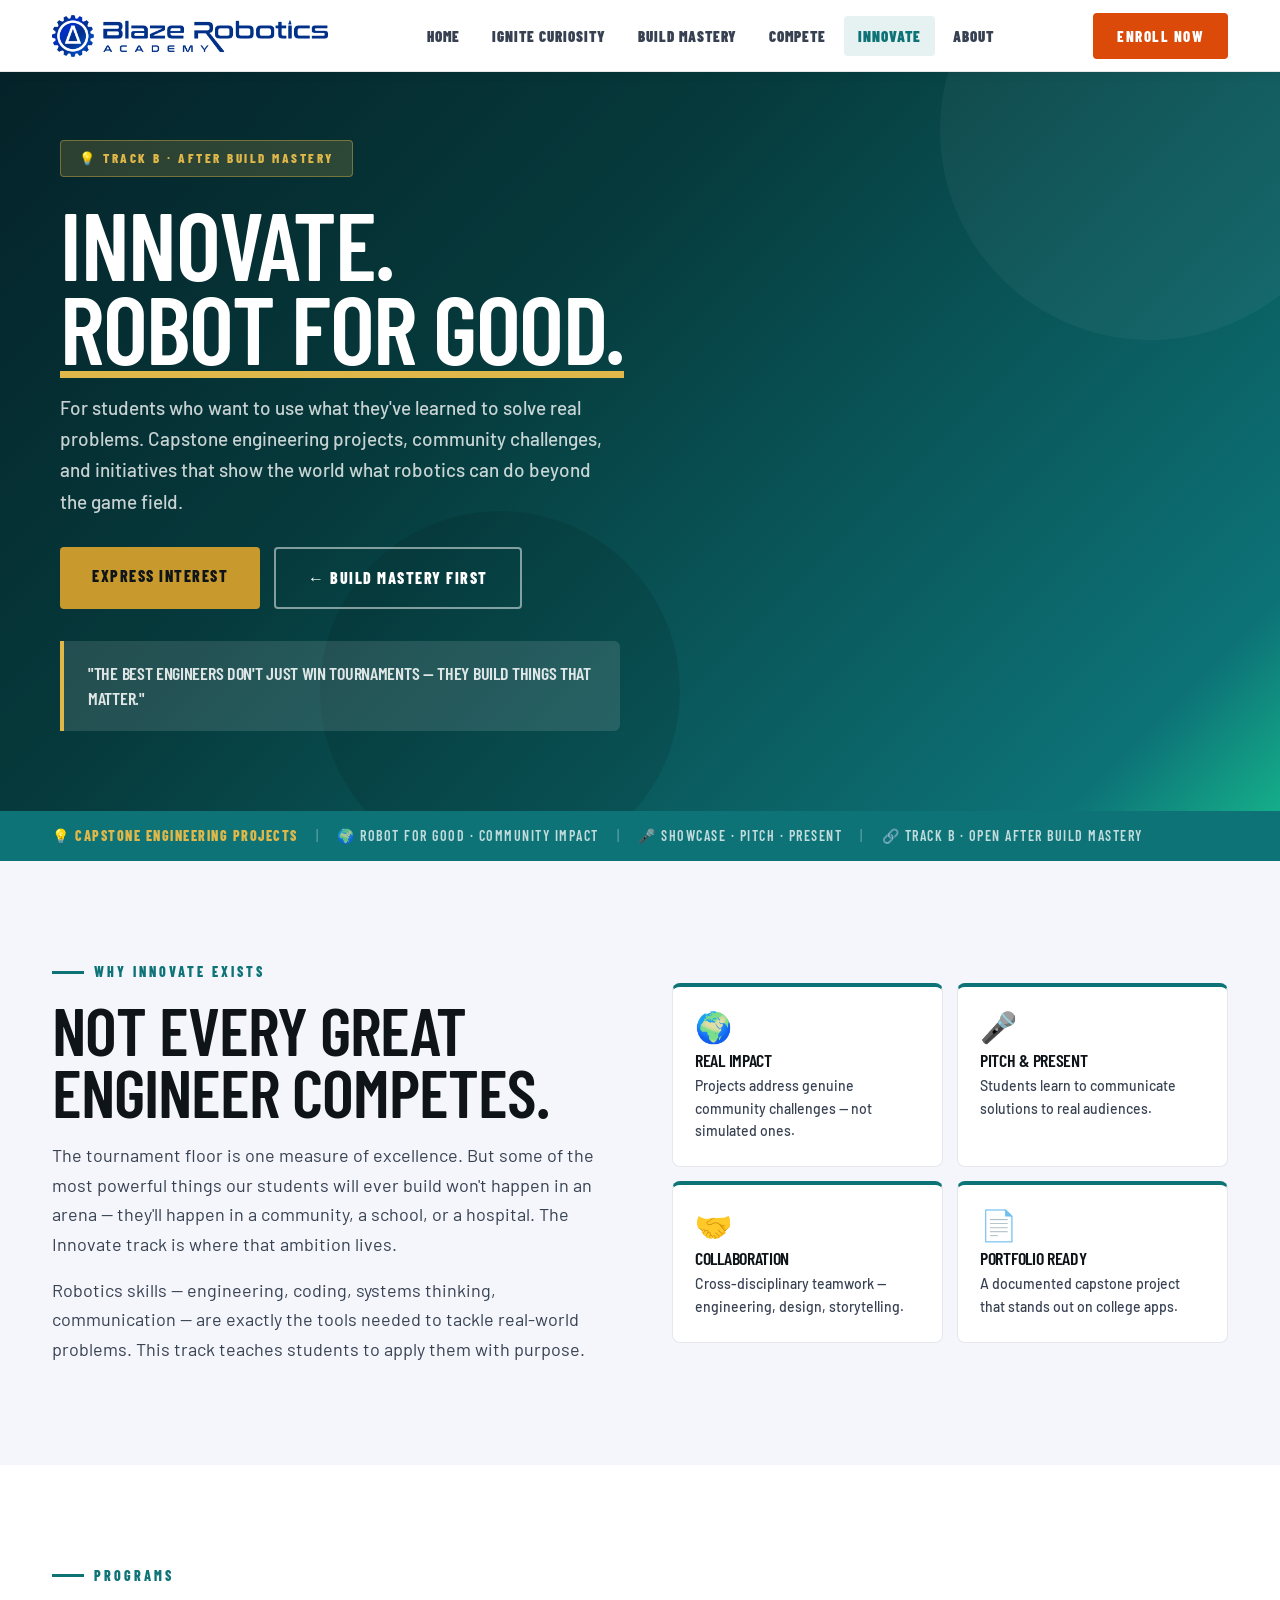
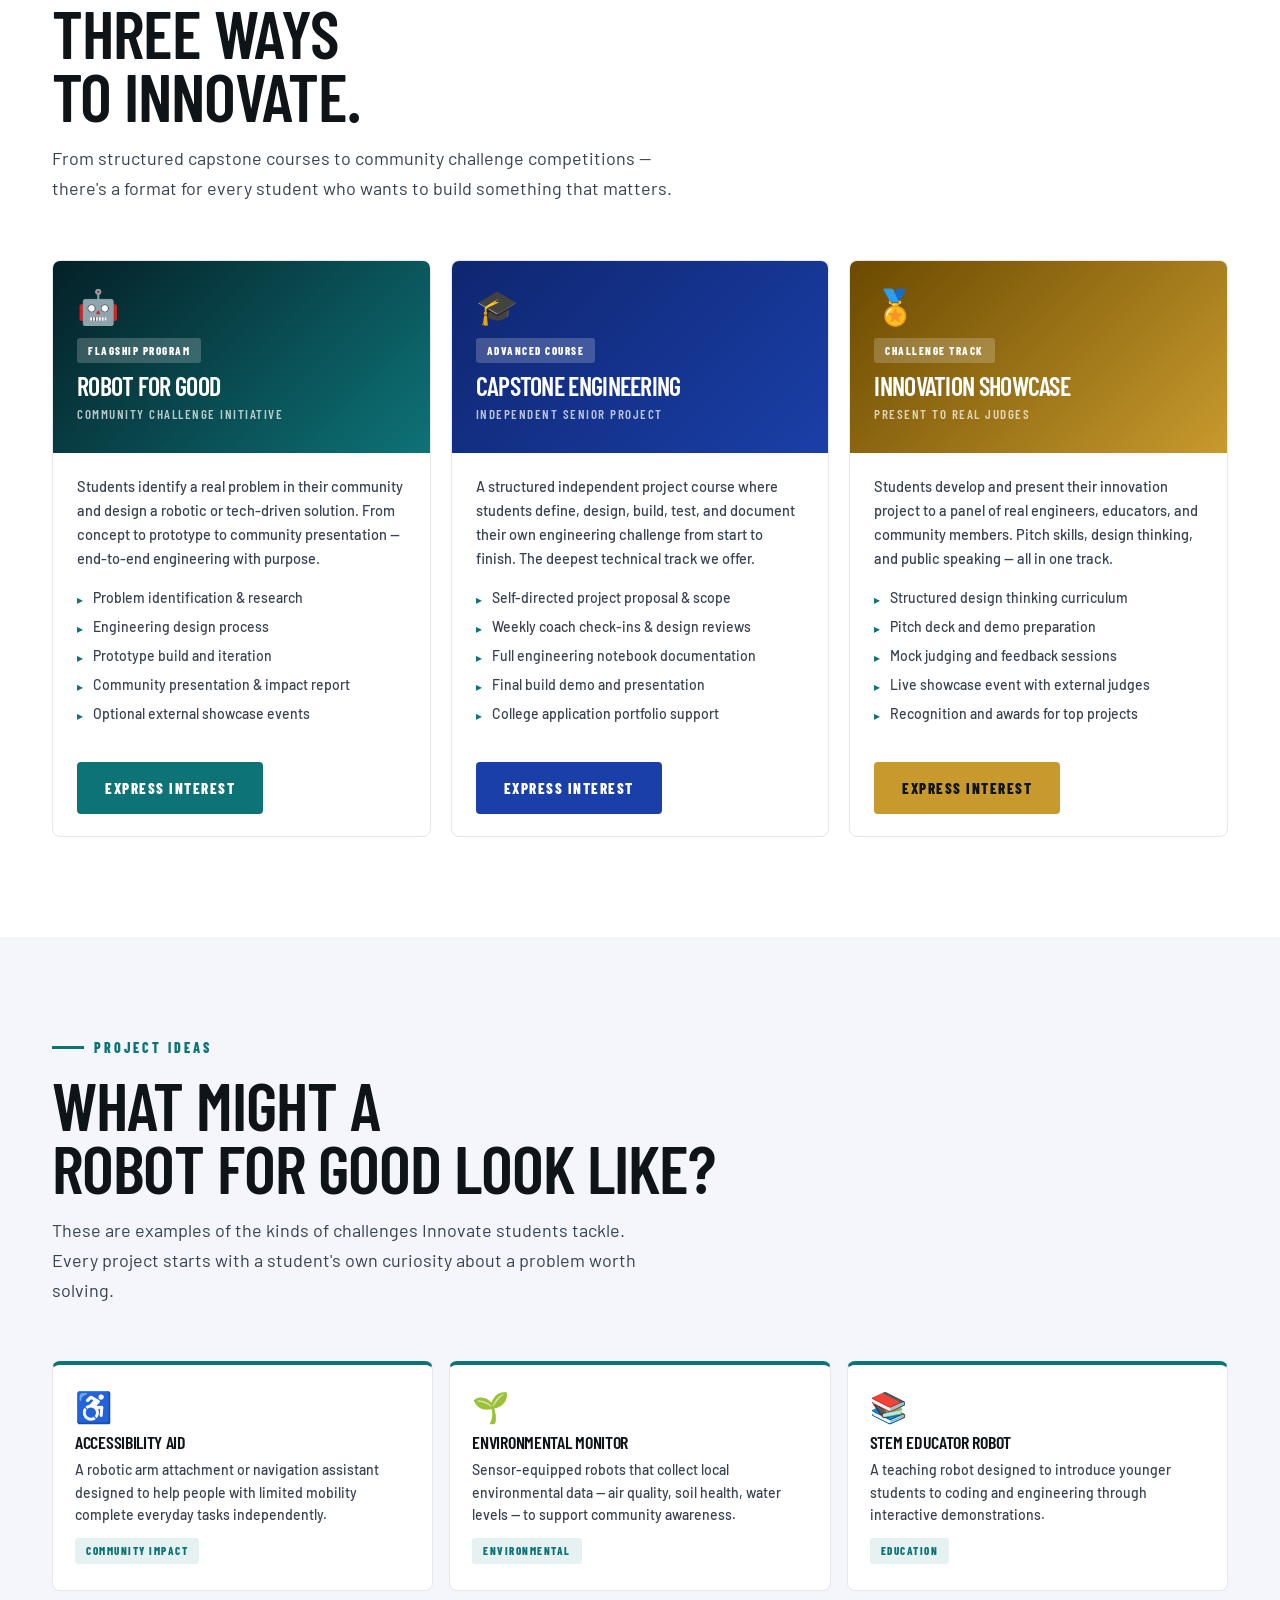
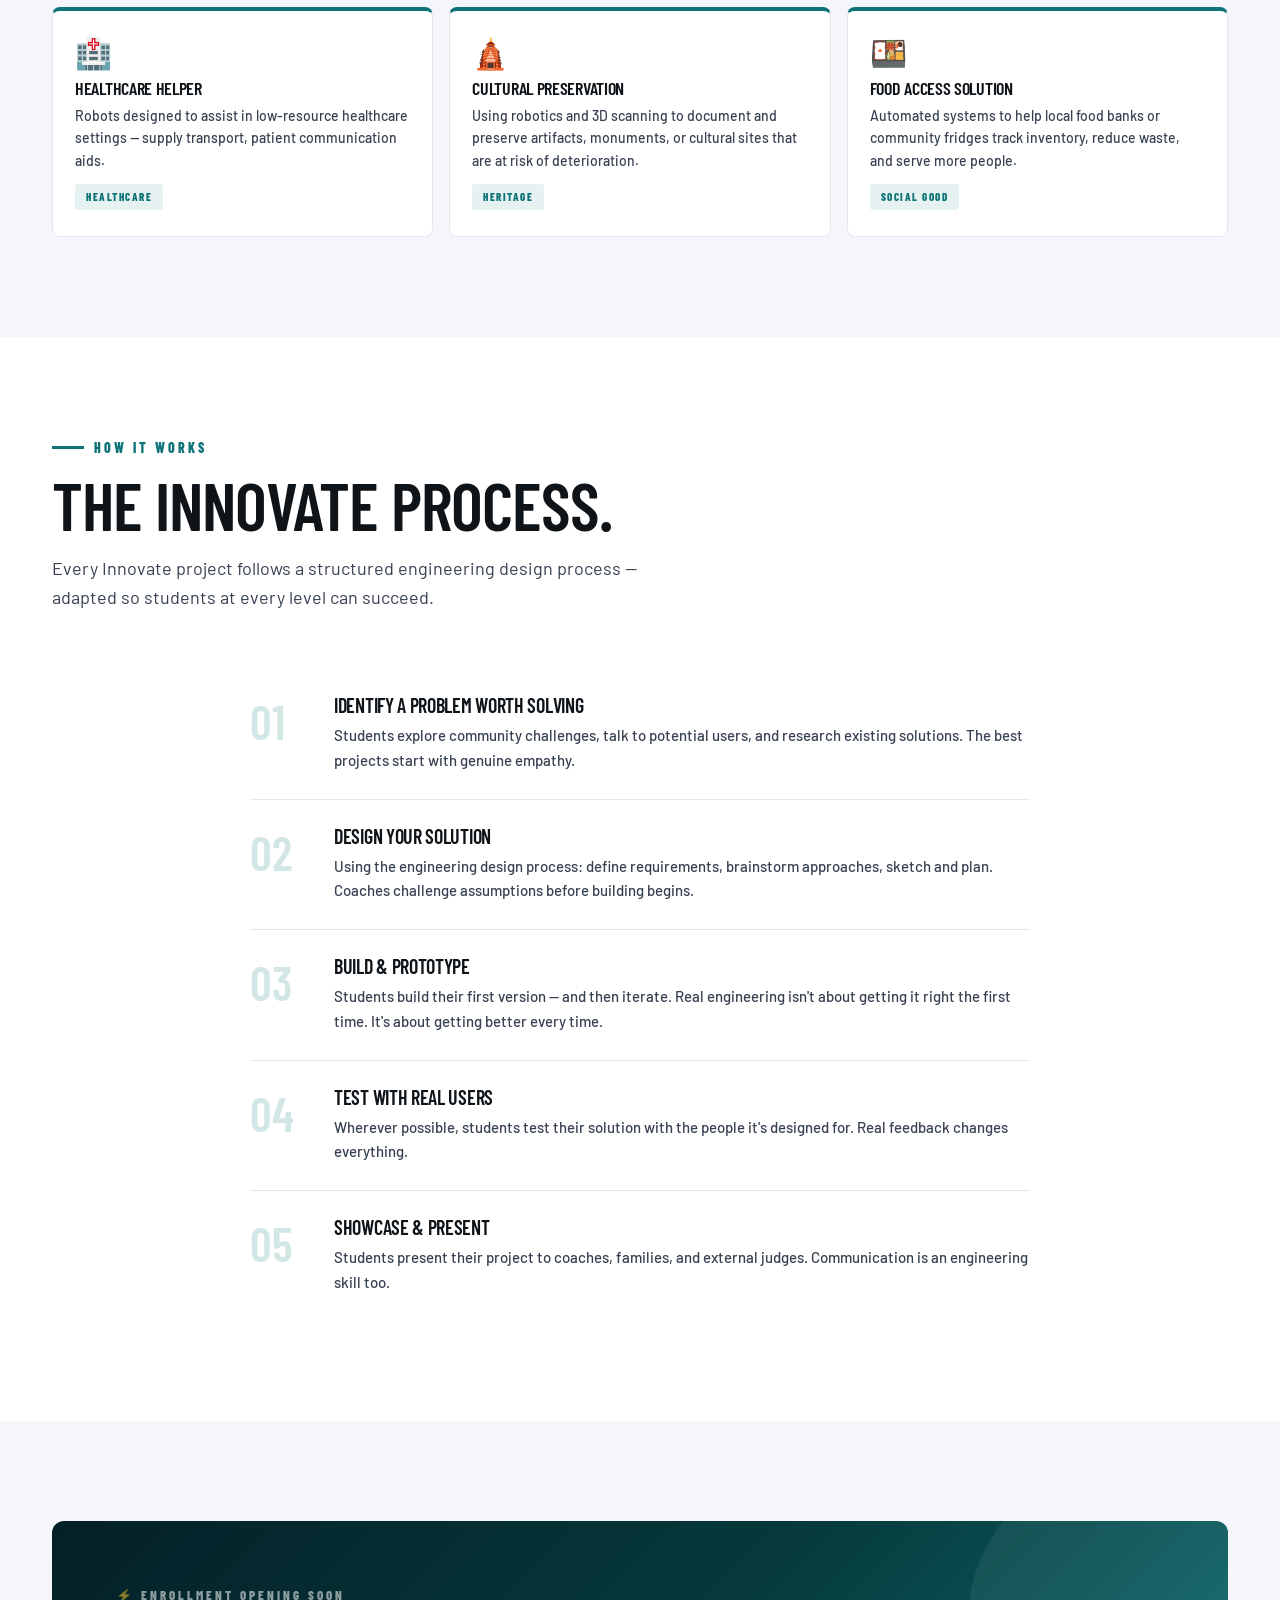
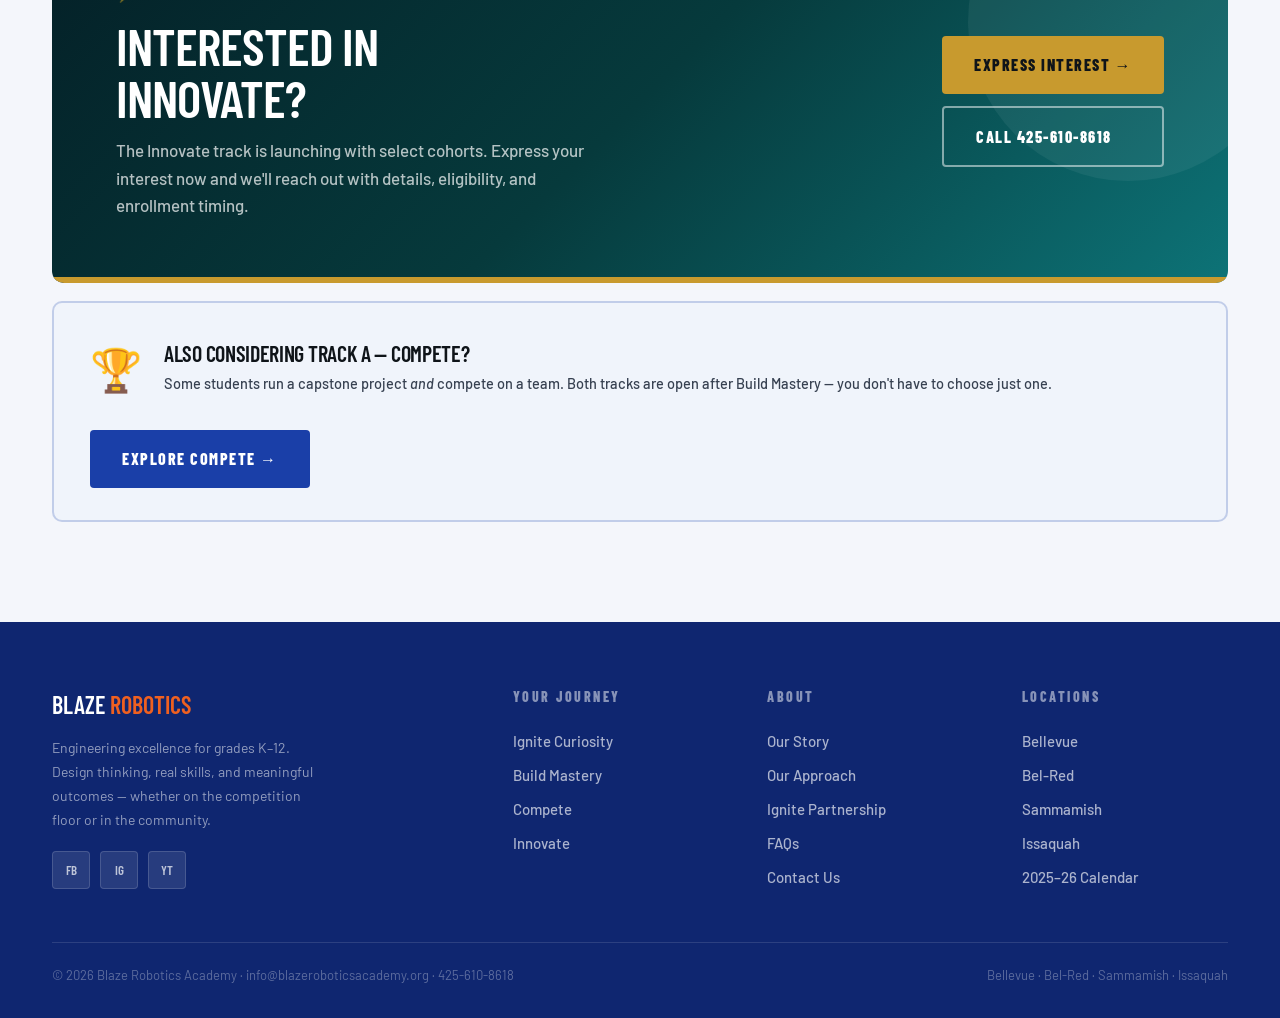
<file: innovate.html>
<!DOCTYPE html>
<html lang="en">
<head>
<meta charset="UTF-8"><meta name="viewport" content="width=device-width,initial-scale=1">
<title>Innovate — Blaze Robotics Academy</title>
<link href="https://fonts.googleapis.com/css2?family=Barlow+Condensed:wght@400;600;700;800;900&family=Barlow:wght@400;500;600;700&display=swap" rel="stylesheet">
<link rel="stylesheet" href="css/base.css">
<style>
.hero-pg{min-height:62vh;display:flex;align-items:center;padding:140px 60px 80px;position:relative;overflow:hidden;}
.hero-pg::before{content:'';position:absolute;top:-80px;right:-80px;width:420px;height:420px;border-radius:50%;background:rgba(255,255,255,.04);}
.hero-pg::after{content:'';position:absolute;bottom:-60px;left:25%;width:360px;height:360px;border-radius:50%;background:rgba(0,0,0,.1);}
.hc{position:relative;z-index:2;max-width:760px;}
.step-badge{display:inline-flex;align-items:center;gap:10px;background:rgba(255,255,255,.12);border:1px solid rgba(255,255,255,.2);border-radius:4px;padding:7px 18px;font-family:var(--display);font-size:13px;font-weight:800;color:white;text-transform:uppercase;letter-spacing:2.5px;margin-bottom:24px;}
.hero-pg h1{font-family:var(--display);font-size:clamp(52px,8vw,96px);font-weight:600;line-height:.88;color:white;margin-bottom:22px;text-transform:uppercase;letter-spacing:-1.5px;}
.hero-pg h1 em{color:var(--gold-lt);font-style:normal;display:block;}
.hero-pg h1 .lined{position:relative;display:inline-block;}
.hero-pg h1 .lined::after{content:'';position:absolute;left:0;right:0;bottom:-8px;height:7px;background:var(--gold-lt);}
.hero-sub{font-size:19px;color:rgba(255,255,255,.78);line-height:1.65;max-width:560px;margin-bottom:30px;font-weight:500;}
.hero-acts{display:flex;gap:14px;flex-wrap:wrap;}
.hero-note{background:rgba(255,255,255,.1);border:1px solid rgba(255,255,255,.18);border-radius:6px;padding:16px 22px;display:flex;align-items:center;gap:12px;margin-top:30px;max-width:600px;}
.hero-note-ico{font-size:22px;flex-shrink:0;}
.hero-note-txt{font-size:15px;color:rgba(255,255,255,.78);line-height:1.6;font-weight:500;}

.hero-in{background:linear-gradient(135deg,#042027,#063a3c 40%,var(--teal) 90%,#15ae8a);min-height:78vh;}
.hero-in .step-badge{background:rgba(224,184,74,.18);border-color:rgba(224,184,74,.4);color:var(--gold-lt);}
.hero-quote{background:rgba(255,255,255,.12);border-left:4px solid var(--gold-lt);border-radius:0 6px 6px 0;padding:20px 24px;margin-top:32px;max-width:560px;font-family:var(--display);font-size:18px;color:rgba(255,255,255,.85);line-height:1.4;font-weight:600;text-transform:uppercase;letter-spacing:-.3px;}

.why-grid{display:grid;grid-template-columns:1fr 1fr;gap:64px;align-items:center;}
.why-cards{display:grid;grid-template-columns:1fr 1fr;gap:14px;}
.wc{background:white;border:1px solid var(--border);border-radius:8px;padding:24px 22px;border-top:4px solid var(--teal);}
.wc-ico{font-size:30px;margin-bottom:10px;line-height:1;}
.wc-t{font-family:var(--display);font-size:18px;font-weight:600;color:var(--dark);text-transform:uppercase;letter-spacing:-.3px;margin-bottom:6px;line-height:1;}
.wc-d{font-size:14px;color:var(--gray-dk);line-height:1.6;font-weight:500;}

.prog-grid{display:grid;grid-template-columns:repeat(3,1fr);gap:20px;margin-top:56px;}
.prog{background:white;border:1px solid var(--border);border-radius:8px;overflow:hidden;transition:box-shadow .2s,transform .2s;display:flex;flex-direction:column;}
.prog:hover{box-shadow:0 8px 32px rgba(13,115,119,.14);transform:translateY(-5px);}
.prog-h{padding:28px 24px;}
.ph1{background:linear-gradient(135deg,#042027,var(--teal));}
.ph2{background:linear-gradient(135deg,var(--blue-dk),var(--blue));}
.ph3{background:linear-gradient(135deg,#6b4a00,var(--gold));}
.prog-ico{font-size:34px;margin-bottom:12px;line-height:1;}
.prog-badge{display:inline-block;font-family:var(--display);font-size:11px;font-weight:800;text-transform:uppercase;letter-spacing:1.5px;padding:4px 11px;border-radius:3px;background:rgba(255,255,255,.2);color:white;margin-bottom:10px;}
.prog-title{font-family:var(--display);font-size:26px;font-weight:600;color:white;text-transform:uppercase;letter-spacing:-.7px;margin-bottom:5px;line-height:1;}
.prog-sub{font-family:var(--display);font-size:13px;font-weight:600;color:rgba(255,255,255,.7);text-transform:uppercase;letter-spacing:1.5px;}
.prog-body{padding:22px 24px;flex:1;}
.prog-desc{font-size:14.5px;color:var(--gray-dk);line-height:1.65;margin-bottom:16px;font-weight:500;}
.prog-list{list-style:none;display:flex;flex-direction:column;gap:8px;margin-bottom:16px;}
.prog-list li{font-size:14px;color:var(--gray-dk);display:flex;gap:10px;line-height:1.5;font-weight:500;}
.prog-list li::before{content:'▸';color:var(--teal);font-size:12px;flex-shrink:0;margin-top:3px;}
.prog-foot{padding:0 24px 22px;display:flex;gap:10px;}

.impact-grid{display:grid;grid-template-columns:repeat(3,1fr);gap:16px;margin-top:56px;}
.ic{background:white;border:1px solid var(--border);border-radius:8px;padding:26px 22px;border-top:4px solid var(--teal);transition:box-shadow .2s,transform .2s;}
.ic:hover{box-shadow:0 6px 22px rgba(13,115,119,.12);transform:translateY(-3px);}
.ic-ico{font-size:30px;margin-bottom:12px;line-height:1;}
.ic-t{font-family:var(--display);font-size:18px;font-weight:600;color:var(--dark);text-transform:uppercase;letter-spacing:-.3px;margin-bottom:8px;line-height:1;}
.ic-d{font-size:14px;color:var(--gray-dk);line-height:1.6;font-weight:500;}
.ic-tag{display:inline-block;margin-top:12px;font-family:var(--display);font-size:11px;font-weight:800;text-transform:uppercase;letter-spacing:1.5px;color:var(--teal);background:var(--teal-dim);border-radius:3px;padding:4px 11px;}

.process{display:flex;flex-direction:column;gap:0;max-width:780px;margin:56px auto 0;}
.ps{display:flex;gap:24px;padding:26px 0;border-bottom:1px solid var(--border);}
.ps:last-child{border-bottom:none;}
.ps-num{font-family:var(--display);font-size:48px;font-weight:600;color:rgba(13,115,119,.18);min-width:60px;line-height:1;padding-top:2px;}
.ps-h{font-family:var(--display);font-size:20px;font-weight:600;color:var(--dark);text-transform:uppercase;letter-spacing:-.3px;margin-bottom:7px;line-height:1.05;}
.ps-d{font-size:15px;color:var(--gray-dk);line-height:1.65;font-weight:500;}

.interest-box{background:linear-gradient(135deg,#042027,#063a3c,var(--teal));border-radius:12px;padding:64px;display:grid;grid-template-columns:1fr auto;gap:40px;align-items:center;position:relative;overflow:hidden;}
.interest-box::before{content:'';position:absolute;right:-60px;top:-60px;width:320px;height:320px;border-radius:50%;background:rgba(255,255,255,.06);}
.interest-box::after{content:'';position:absolute;bottom:0;left:0;right:0;height:6px;background:var(--gold);}
.interest-box h2{font-family:var(--display);font-size:clamp(32px,4.5vw,52px);font-weight:600;color:white;margin-bottom:14px;text-transform:uppercase;letter-spacing:-1px;line-height:1;position:relative;z-index:1;}
.interest-box p{font-size:17px;color:rgba(255,255,255,.7);max-width:480px;line-height:1.6;font-weight:500;position:relative;z-index:1;}
.ib-acts{display:flex;flex-direction:column;gap:12px;position:relative;z-index:1;flex-shrink:0;}

.also-comp{background:var(--blue-xlt);border:2px solid rgba(26,63,168,.22);border-radius:10px;padding:32px 36px;display:flex;align-items:center;justify-content:space-between;gap:28px;flex-wrap:wrap;margin-top:18px;}

@media(max-width:960px){
  .hero-pg{padding:110px 24px 60px;}
  .why-grid,.why-cards,.prog-grid,.impact-grid{grid-template-columns:1fr;}
  .interest-box{grid-template-columns:1fr;padding:48px 28px;}
}
</style>
</head>
<body>
<nav>
  <a href="index.html" class="logo">
    <img src="assets/img/logo_trimmed.png" alt="Blaze Robotics Academy" class="logo-img">
  </a>
  <button class="hbg">&#9776;</button>
  <div class="nl"><a href="index.html" class="">Home</a>
    <a href="ignite.html" class="">Ignite Curiosity</a>
    <a href="build.html" class="">Build Mastery</a>
    <a href="compete.html" class="">Compete</a>
    <a href="innovate.html" class="on-innovate">Innovate</a>
    <a href="about.html" class="">About</a></div>
  <a href="https://app.amilia.com/store/en/blazeroboticsacademy/shop/programs" class="enroll">Enroll Now</a>
</nav>

<section class="hero-pg hero-in">
  <div class="hc">
    <div class="step-badge">💡 Track B · After Build Mastery</div>
    <h1>Innovate.<br><span class="lined">Robot for Good.</span></h1>
    <p class="hero-sub">For students who want to use what they've learned to solve real problems. Capstone engineering projects, community challenges, and initiatives that show the world what robotics can do beyond the game field.</p>
    <div class="hero-acts">
      <a href="https://www.blazeroboticsacademy.org/contact-us" class="btn btn-gold btn-lg">Express Interest</a>
      <a href="build.html" class="btn btn-out-w btn-lg">← Build Mastery First</a>
    </div>
    <div class="hero-quote">"The best engineers don't just win tournaments — they build things that matter."</div>
  </div>
</section>

<div class="ticker" style="background:var(--teal);">
  <span class="hi">💡 Capstone Engineering Projects</span>
  <span class="sp">|</span><span>🌍 Robot for Good · Community Impact</span>
  <span class="sp">|</span><span>🎤 Showcase · Pitch · Present</span>
  <span class="sp">|</span><span>🔗 Track B · Open After Build Mastery</span>
</div>

<section class="sec bg-off">
  <div class="why-grid">
    <div class="rv">
      <div class="lbl lbl-teal">Why Innovate Exists</div>
      <div class="h2">Not Every Great<br>Engineer Competes.</div>
      <p class="lead">The tournament floor is one measure of excellence. But some of the most powerful things our students will ever build won't happen in an arena — they'll happen in a community, a school, or a hospital. The Innovate track is where that ambition lives.</p>
      <p class="lead" style="margin-top:16px;">Robotics skills — engineering, coding, systems thinking, communication — are exactly the tools needed to tackle real-world problems. This track teaches students to apply them with purpose.</p>
    </div>
    <div class="why-cards rv d2">
      <div class="wc"><div class="wc-ico">🌍</div><div class="wc-t">Real Impact</div><div class="wc-d">Projects address genuine community challenges — not simulated ones.</div></div>
      <div class="wc"><div class="wc-ico">🎤</div><div class="wc-t">Pitch &amp; Present</div><div class="wc-d">Students learn to communicate solutions to real audiences.</div></div>
      <div class="wc"><div class="wc-ico">🤝</div><div class="wc-t">Collaboration</div><div class="wc-d">Cross-disciplinary teamwork — engineering, design, storytelling.</div></div>
      <div class="wc"><div class="wc-ico">📄</div><div class="wc-t">Portfolio Ready</div><div class="wc-d">A documented capstone project that stands out on college apps.</div></div>
    </div>
  </div>
</section>

<section class="sec bg-white">
  <div class="rv"><div class="lbl lbl-teal">Programs</div><div class="h2">Three Ways<br>to Innovate.</div><p class="lead">From structured capstone courses to community challenge competitions — there's a format for every student who wants to build something that matters.</p></div>
  <div class="prog-grid">
    <div class="prog rv d1">
      <div class="prog-h ph1">
        <div class="prog-ico">🤖</div>
        <div class="prog-badge">Flagship Program</div>
        <div class="prog-title">Robot for Good</div>
        <div class="prog-sub">Community Challenge Initiative</div>
      </div>
      <div class="prog-body">
        <div class="prog-desc">Students identify a real problem in their community and design a robotic or tech-driven solution. From concept to prototype to community presentation — end-to-end engineering with purpose.</div>
        <ul class="prog-list">
          <li>Problem identification &amp; research</li>
          <li>Engineering design process</li>
          <li>Prototype build and iteration</li>
          <li>Community presentation &amp; impact report</li>
          <li>Optional external showcase events</li>
        </ul>
      </div>
      <div class="prog-foot"><a href="https://www.blazeroboticsacademy.org/contact-us" class="btn btn-teal">Express Interest</a></div>
    </div>
    <div class="prog rv d2">
      <div class="prog-h ph2">
        <div class="prog-ico">🎓</div>
        <div class="prog-badge">Advanced Course</div>
        <div class="prog-title">Capstone Engineering</div>
        <div class="prog-sub">Independent Senior Project</div>
      </div>
      <div class="prog-body">
        <div class="prog-desc">A structured independent project course where students define, design, build, test, and document their own engineering challenge from start to finish. The deepest technical track we offer.</div>
        <ul class="prog-list">
          <li>Self-directed project proposal &amp; scope</li>
          <li>Weekly coach check-ins &amp; design reviews</li>
          <li>Full engineering notebook documentation</li>
          <li>Final build demo and presentation</li>
          <li>College application portfolio support</li>
        </ul>
      </div>
      <div class="prog-foot"><a href="https://www.blazeroboticsacademy.org/contact-us" class="btn btn-blue">Express Interest</a></div>
    </div>
    <div class="prog rv d3">
      <div class="prog-h ph3">
        <div class="prog-ico">🏅</div>
        <div class="prog-badge">Challenge Track</div>
        <div class="prog-title">Innovation Showcase</div>
        <div class="prog-sub">Present to Real Judges</div>
      </div>
      <div class="prog-body">
        <div class="prog-desc">Students develop and present their innovation project to a panel of real engineers, educators, and community members. Pitch skills, design thinking, and public speaking — all in one track.</div>
        <ul class="prog-list">
          <li>Structured design thinking curriculum</li>
          <li>Pitch deck and demo preparation</li>
          <li>Mock judging and feedback sessions</li>
          <li>Live showcase event with external judges</li>
          <li>Recognition and awards for top projects</li>
        </ul>
      </div>
      <div class="prog-foot"><a href="https://www.blazeroboticsacademy.org/contact-us" class="btn btn-gold">Express Interest</a></div>
    </div>
  </div>
</section>

<section class="sec bg-off">
  <div class="rv"><div class="lbl lbl-teal">Project Ideas</div><div class="h2">What Might a<br>Robot for Good Look Like?</div><p class="lead">These are examples of the kinds of challenges Innovate students tackle. Every project starts with a student's own curiosity about a problem worth solving.</p></div>
  <div class="impact-grid">
    <div class="ic rv d1"><div class="ic-ico">♿</div><div class="ic-t">Accessibility Aid</div><div class="ic-d">A robotic arm attachment or navigation assistant designed to help people with limited mobility complete everyday tasks independently.</div><div class="ic-tag">Community Impact</div></div>
    <div class="ic rv d2"><div class="ic-ico">🌱</div><div class="ic-t">Environmental Monitor</div><div class="ic-d">Sensor-equipped robots that collect local environmental data — air quality, soil health, water levels — to support community awareness.</div><div class="ic-tag">Environmental</div></div>
    <div class="ic rv d3"><div class="ic-ico">📚</div><div class="ic-t">STEM Educator Robot</div><div class="ic-d">A teaching robot designed to introduce younger students to coding and engineering through interactive demonstrations.</div><div class="ic-tag">Education</div></div>
    <div class="ic rv d1"><div class="ic-ico">🏥</div><div class="ic-t">Healthcare Helper</div><div class="ic-d">Robots designed to assist in low-resource healthcare settings — supply transport, patient communication aids.</div><div class="ic-tag">Healthcare</div></div>
    <div class="ic rv d2"><div class="ic-ico">🛕</div><div class="ic-t">Cultural Preservation</div><div class="ic-d">Using robotics and 3D scanning to document and preserve artifacts, monuments, or cultural sites that are at risk of deterioration.</div><div class="ic-tag">Heritage</div></div>
    <div class="ic rv d3"><div class="ic-ico">🍱</div><div class="ic-t">Food Access Solution</div><div class="ic-d">Automated systems to help local food banks or community fridges track inventory, reduce waste, and serve more people.</div><div class="ic-tag">Social Good</div></div>
  </div>
</section>

<section class="sec bg-white">
  <div class="rv"><div class="lbl lbl-teal">How It Works</div><div class="h2">The Innovate Process.</div><p class="lead">Every Innovate project follows a structured engineering design process — adapted so students at every level can succeed.</p></div>
  <div class="process">
    <div class="ps rv d1"><div class="ps-num">01</div><div><div class="ps-h">Identify a Problem Worth Solving</div><div class="ps-d">Students explore community challenges, talk to potential users, and research existing solutions. The best projects start with genuine empathy.</div></div></div>
    <div class="ps rv d2"><div class="ps-num">02</div><div><div class="ps-h">Design Your Solution</div><div class="ps-d">Using the engineering design process: define requirements, brainstorm approaches, sketch and plan. Coaches challenge assumptions before building begins.</div></div></div>
    <div class="ps rv d3"><div class="ps-num">03</div><div><div class="ps-h">Build &amp; Prototype</div><div class="ps-d">Students build their first version — and then iterate. Real engineering isn't about getting it right the first time. It's about getting better every time.</div></div></div>
    <div class="ps rv d4"><div class="ps-num">04</div><div><div class="ps-h">Test with Real Users</div><div class="ps-d">Wherever possible, students test their solution with the people it's designed for. Real feedback changes everything.</div></div></div>
    <div class="ps rv d5"><div class="ps-num">05</div><div><div class="ps-h">Showcase &amp; Present</div><div class="ps-d">Students present their project to coaches, families, and external judges. Communication is an engineering skill too.</div></div></div>
  </div>
</section>

<section class="sec bg-off">
  <div class="interest-box rv">
    <div>
      <div style="font-family:var(--display);font-size:13px;font-weight:800;text-transform:uppercase;letter-spacing:3px;color:rgba(255,255,255,.55);margin-bottom:14px;position:relative;z-index:1;">⚡ Enrollment Opening Soon</div>
      <h2>Interested in<br>Innovate?</h2>
      <p>The Innovate track is launching with select cohorts. Express your interest now and we'll reach out with details, eligibility, and enrollment timing.</p>
    </div>
    <div class="ib-acts">
      <a href="https://www.blazeroboticsacademy.org/contact-us" class="btn btn-gold btn-lg">Express Interest →</a>
      <a href="tel:4256108618" class="btn btn-out-w btn-lg">Call 425-610-8618</a>
    </div>
  </div>
  <div class="also-comp rv">
    <div style="display:flex;align-items:center;gap:22px;">
      <div style="font-size:42px;flex-shrink:0;">🏆</div>
      <div>
        <div style="font-family:var(--display);font-size:22px;font-weight:600;color:var(--dark);margin-bottom:7px;text-transform:uppercase;letter-spacing:-.3px;line-height:1.05;">Also Considering Track A — Compete?</div>
        <div style="font-size:14.5px;color:var(--gray-dk);line-height:1.65;font-weight:500;">Some students run a capstone project <em>and</em> compete on a team. Both tracks are open after Build Mastery — you don't have to choose just one.</div>
      </div>
    </div>
    <a href="compete.html" class="btn btn-blue btn-lg">Explore Compete →</a>
  </div>
</section>

<footer>
  <div class="fg">
    <div>
      <div class="fn">Blaze <em>Robotics</em></div>
      <div class="fd">Engineering excellence for grades K–12. Design thinking, real skills, and meaningful outcomes — whether on the competition floor or in the community.</div>
      <div class="fs">
        <a href="https://www.facebook.com/BlazeEdu/" class="fsc">FB</a>
        <a href="https://www.instagram.com/blaze_robotics/" class="fsc">IG</a>
        <a href="https://www.youtube.com/@BlazeRoboticsAcademy" class="fsc">YT</a>
      </div>
    </div>
    <div class="fc"><div class="fch">Your Journey</div>
      <a href="ignite.html">Ignite Curiosity</a>
      <a href="build.html">Build Mastery</a>
      <a href="compete.html">Compete</a>
      <a href="innovate.html">Innovate</a>
    </div>
    <div class="fc"><div class="fch">About</div>
      <a href="about.html">Our Story</a>
      <a href="about.html#approach">Our Approach</a>
      <a href="about.html#ignite">Ignite Partnership</a>
      <a href="about.html#faqs">FAQs</a>
      <a href="https://www.blazeroboticsacademy.org/contact-us">Contact Us</a>
    </div>
    <div class="fc"><div class="fch">Locations</div>
      <a href="#">Bellevue</a><a href="#">Bel-Red</a>
      <a href="#">Sammamish</a><a href="#">Issaquah</a>
      <a href="https://www.blazeroboticsacademy.org/2025-26-calendar">2025–26 Calendar</a>
    </div>
  </div>
  <div class="fb">
    <div class="fc2">© 2026 Blaze Robotics Academy · info@blazeroboticsacademy.org · 425-610-8618</div>
    <div class="fc2">Bellevue · Bel-Red · Sammamish · Issaquah</div>
  </div>
</footer>
<script src="js/main.js"></script>
</body>
</html>
</file>
<file: css/base.css>
/* Blaze Robotics Academy — shared design system.
   Extracted from the per-page <style> blocks (identical across all pages).
   Loaded via <link> before each page's page-specific <style>. */
:root{
  --blue:#1a3fa8;--blue-dk:#0f2670;--blue-md:#2a55cc;--blue-lt:#e8eef8;--blue-xlt:#f0f4fb;
  --red:#dc4a0a;--red-lt:#ef6020;
  --gold:#c89a2e;--gold-lt:#e0b84a;--gold-dim:rgba(200,154,46,.12);
  --teal:#0d7377;--teal-lt:#14a085;--teal-dim:rgba(13,115,119,.1);
  --gray:#6b7280;--gray-lt:#9ca3af;--gray-dk:#374151;
  --off:#f4f6fb;--border:#e5e7eb;--white:#fff;--dark:#0f1419;
  --display:'Barlow Condensed',sans-serif;
  --body:'Barlow',sans-serif;
}
*,*::before,*::after{margin:0;padding:0;box-sizing:border-box;}
html{scroll-behavior:smooth;}
body{font-family:var(--body);background:var(--off);color:var(--dark);overflow-x:hidden;font-size:17px;line-height:1.6;}

/* TYPOGRAPHY */
h1,h2,h3,h4,h5,.display{font-family:var(--display);font-weight:600;letter-spacing:-.5px;line-height:1;text-transform:uppercase;}

/* NAV */
nav{position:fixed;top:0;left:0;right:0;z-index:200;height:72px;
  display:flex;align-items:center;justify-content:space-between;
  padding:0 52px;background:var(--white);border-bottom:1px solid var(--border);
  box-shadow:0 1px 12px rgba(0,0,0,.06);}
.logo{display:flex;align-items:center;gap:12px;text-decoration:none;}
.logo-img{height:42px;width:auto;display:block;}
/* Logo wordmark text styles — unused since the logo became a single image (logo_trimmed.png).
   Kept here in case we revert to a text wordmark in future.
.logo-text{display:flex;flex-direction:column;line-height:1;}
.logo-name{font-family:var(--display);font-size:22px;font-weight:900;color:var(--blue-dk);text-transform:uppercase;letter-spacing:0;}
.logo-sub{font-family:var(--display);font-size:11px;font-weight:600;color:var(--gray);text-transform:uppercase;letter-spacing:3px;margin-top:2px;}
*/
.nl{display:flex;gap:4px;}
.nl a{font-family:var(--display);font-size:15px;font-weight:900;color:var(--gray-dk);text-decoration:none;
  padding:8px 14px;border-radius:4px;transition:all .15s;white-space:nowrap;text-transform:uppercase;letter-spacing:1px;}
.nl a:hover{color:var(--dark);background:var(--off);}
.nl a.on{color:var(--blue);background:var(--blue-lt);}
.nl a.on-innovate,.nl a.on-ignite{color:var(--teal);background:var(--teal-dim);}
.enroll{font-family:var(--display);background:var(--red);color:white;font-size:15px;font-weight:800;
  padding:11px 24px;border-radius:4px;text-decoration:none;transition:background .15s;
  text-transform:uppercase;letter-spacing:1.5px;white-space:nowrap;}
.enroll:hover{background:var(--red-lt);}
.hbg{display:none;background:none;border:none;font-size:26px;cursor:pointer;color:var(--dark);}

/* BUTTONS */
.btn{display:inline-block;font-family:var(--display);font-size:15px;font-weight:800;
  padding:14px 28px;border-radius:4px;text-decoration:none;border:none;cursor:pointer;
  transition:all .15s;text-transform:uppercase;letter-spacing:1.5px;}
.btn-lg{font-size:16px;padding:16px 32px;}
.btn-blue{background:var(--blue);color:white;}.btn-blue:hover{background:var(--blue-md);}
.btn-red{background:var(--red);color:white;}.btn-red:hover{background:var(--red-lt);}
.btn-teal{background:var(--teal);color:white;}.btn-teal:hover{background:var(--teal-lt);}
.btn-gold{background:var(--gold);color:var(--dark);}.btn-gold:hover{background:var(--gold-lt);}
.btn-out{background:white;color:var(--blue);border:2px solid var(--blue);}.btn-out:hover{background:var(--blue-lt);}
.btn-out-w{background:transparent;color:white;border:2px solid rgba(255,255,255,.5);}.btn-out-w:hover{border-color:white;background:rgba(255,255,255,.1);}
.btn-ghost{background:transparent;color:var(--gray-dk);border:2px solid var(--border);}.btn-ghost:hover{border-color:var(--gray-lt);}

/* SECTIONS */
.sec{padding:100px 52px;}
.bg-white{background:white;}.bg-off{background:var(--off);}
.bg-blue{background:var(--blue-dk);}.bg-teal{background:var(--teal);}

/* SECTION HEADERS */
.lbl{font-family:var(--display);font-size:14px;font-weight:800;letter-spacing:3px;text-transform:uppercase;
  color:var(--red);display:flex;align-items:center;gap:10px;margin-bottom:14px;}
.lbl::before{content:'';display:block;width:32px;height:3px;background:currentColor;flex-shrink:0;}
.lbl-teal{color:var(--teal);}.lbl-blue{color:var(--blue);}.lbl-gold{color:var(--gold);}
.h2{font-family:var(--display);font-size:clamp(40px,5.5vw,68px);font-weight:600;line-height:.92;
  color:var(--dark);margin-bottom:18px;text-transform:uppercase;letter-spacing:-1px;}
.lead{font-size:18px;color:var(--gray-dk);line-height:1.65;max-width:620px;}

/* TICKER */
.ticker{background:var(--blue-dk);padding:14px 52px;display:flex;gap:18px;flex-wrap:wrap;align-items:center;}
.ticker span{font-family:var(--display);font-size:14px;font-weight:600;color:rgba(255,255,255,.75);text-transform:uppercase;letter-spacing:1.5px;}
.ticker .sp{color:rgba(255,255,255,.25);}
.ticker .hi{color:var(--gold-lt);font-weight:800;}

/* GOLD UNDERLINE — varsity signature */
.gold-line{position:relative;display:inline-block;}
.gold-line::after{content:'';position:absolute;left:0;right:0;bottom:-8px;height:6px;background:var(--gold-lt);}

/* REVEAL */
.rv{opacity:0;transform:translateY(24px);transition:opacity .6s ease,transform .6s ease;}
.rv.in{opacity:1;transform:translateY(0);}
.d1{transition-delay:.08s;}.d2{transition-delay:.16s;}.d3{transition-delay:.24s;}
.d4{transition-delay:.32s;}.d5{transition-delay:.4s;}

/* FOOTER */
footer{background:var(--blue-dk);color:white;padding:64px 52px 32px;}
.fg{display:grid;grid-template-columns:2fr 1fr 1fr 1fr;gap:48px;margin-bottom:48px;}
.fn{font-family:var(--display);font-size:24px;font-weight:600;margin-bottom:12px;text-transform:uppercase;letter-spacing:0;}
.fn em{font-style:normal;color:var(--red-lt);}
.fd{font-size:14px;color:rgba(255,255,255,.55);line-height:1.7;max-width:280px;margin-bottom:20px;}
.fs{display:flex;gap:10px;}
.fsc{width:38px;height:38px;border-radius:4px;background:rgba(255,255,255,.1);
  border:1px solid rgba(255,255,255,.15);display:flex;align-items:center;justify-content:center;
  font-family:var(--display);font-size:13px;font-weight:600;text-decoration:none;color:rgba(255,255,255,.7);
  transition:background .15s;text-transform:uppercase;}
.fsc:hover{background:rgba(255,255,255,.2);}
.fch{font-family:var(--display);font-size:14px;font-weight:800;text-transform:uppercase;letter-spacing:2.5px;
  color:rgba(255,255,255,.5);margin-bottom:16px;}
.fc a{display:block;font-family:var(--body);font-size:15px;color:rgba(255,255,255,.65);text-decoration:none;padding:5px 0;transition:color .15s;font-weight:500;}
.fc a:hover{color:white;}
.fb{border-top:1px solid rgba(255,255,255,.12);padding-top:22px;
  display:flex;justify-content:space-between;flex-wrap:wrap;gap:8px;}
.fc2{font-size:13px;color:rgba(255,255,255,.32);}

@media(max-width:960px){
  nav{padding:0 18px;height:64px;}
  .logo-img{height:34px;}
  .nl{display:none;position:absolute;top:64px;left:0;right:0;background:white;
    flex-direction:column;padding:14px 18px;gap:2px;border-bottom:1px solid var(--border);
    box-shadow:0 4px 16px rgba(0,0,0,.1);}
  .nl.open{display:flex;}
  .hbg{display:block;}
  .enroll{display:none;}
  .sec{padding:64px 20px;}
  .ticker{padding:12px 20px;gap:8px;flex-direction:column;align-items:flex-start;}
  .ticker .sp{display:none;}
  footer{padding:48px 20px 28px;}
  .fg{grid-template-columns:1fr 1fr;gap:32px;}
}
</file>
